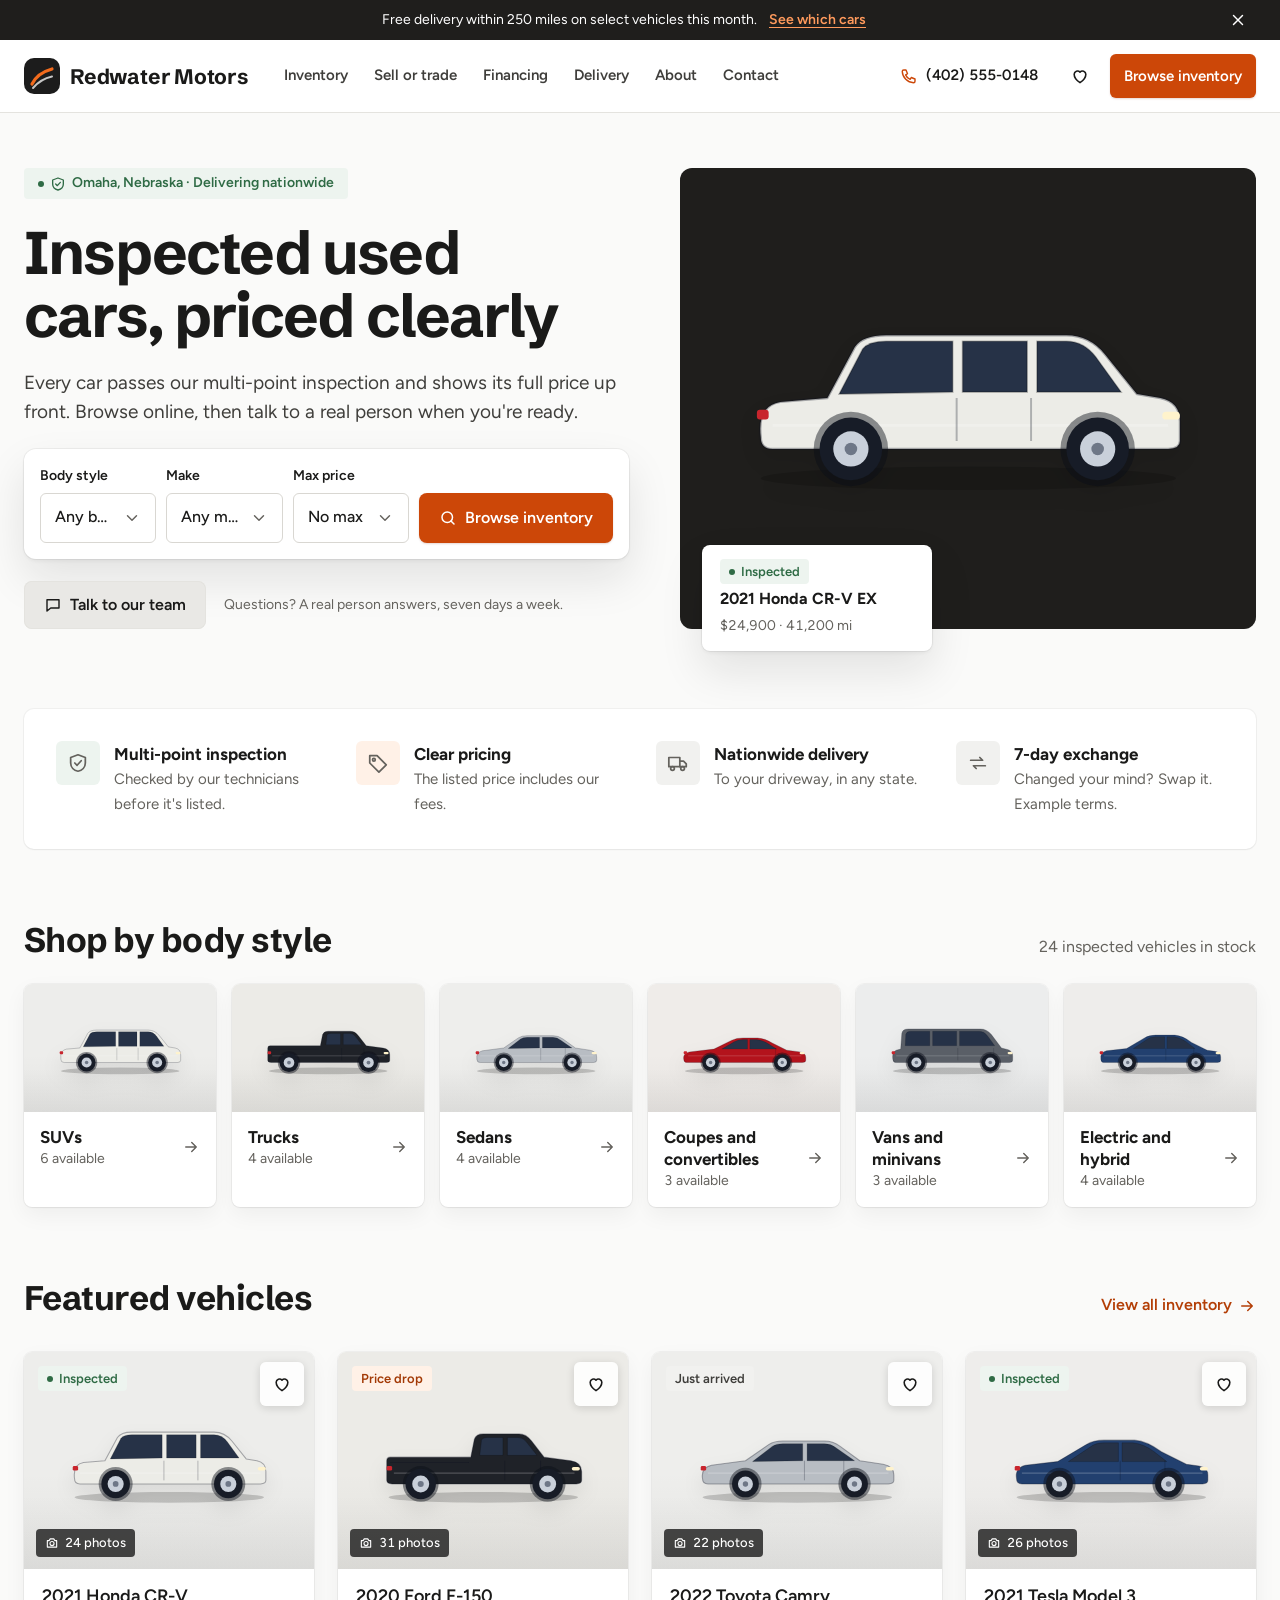
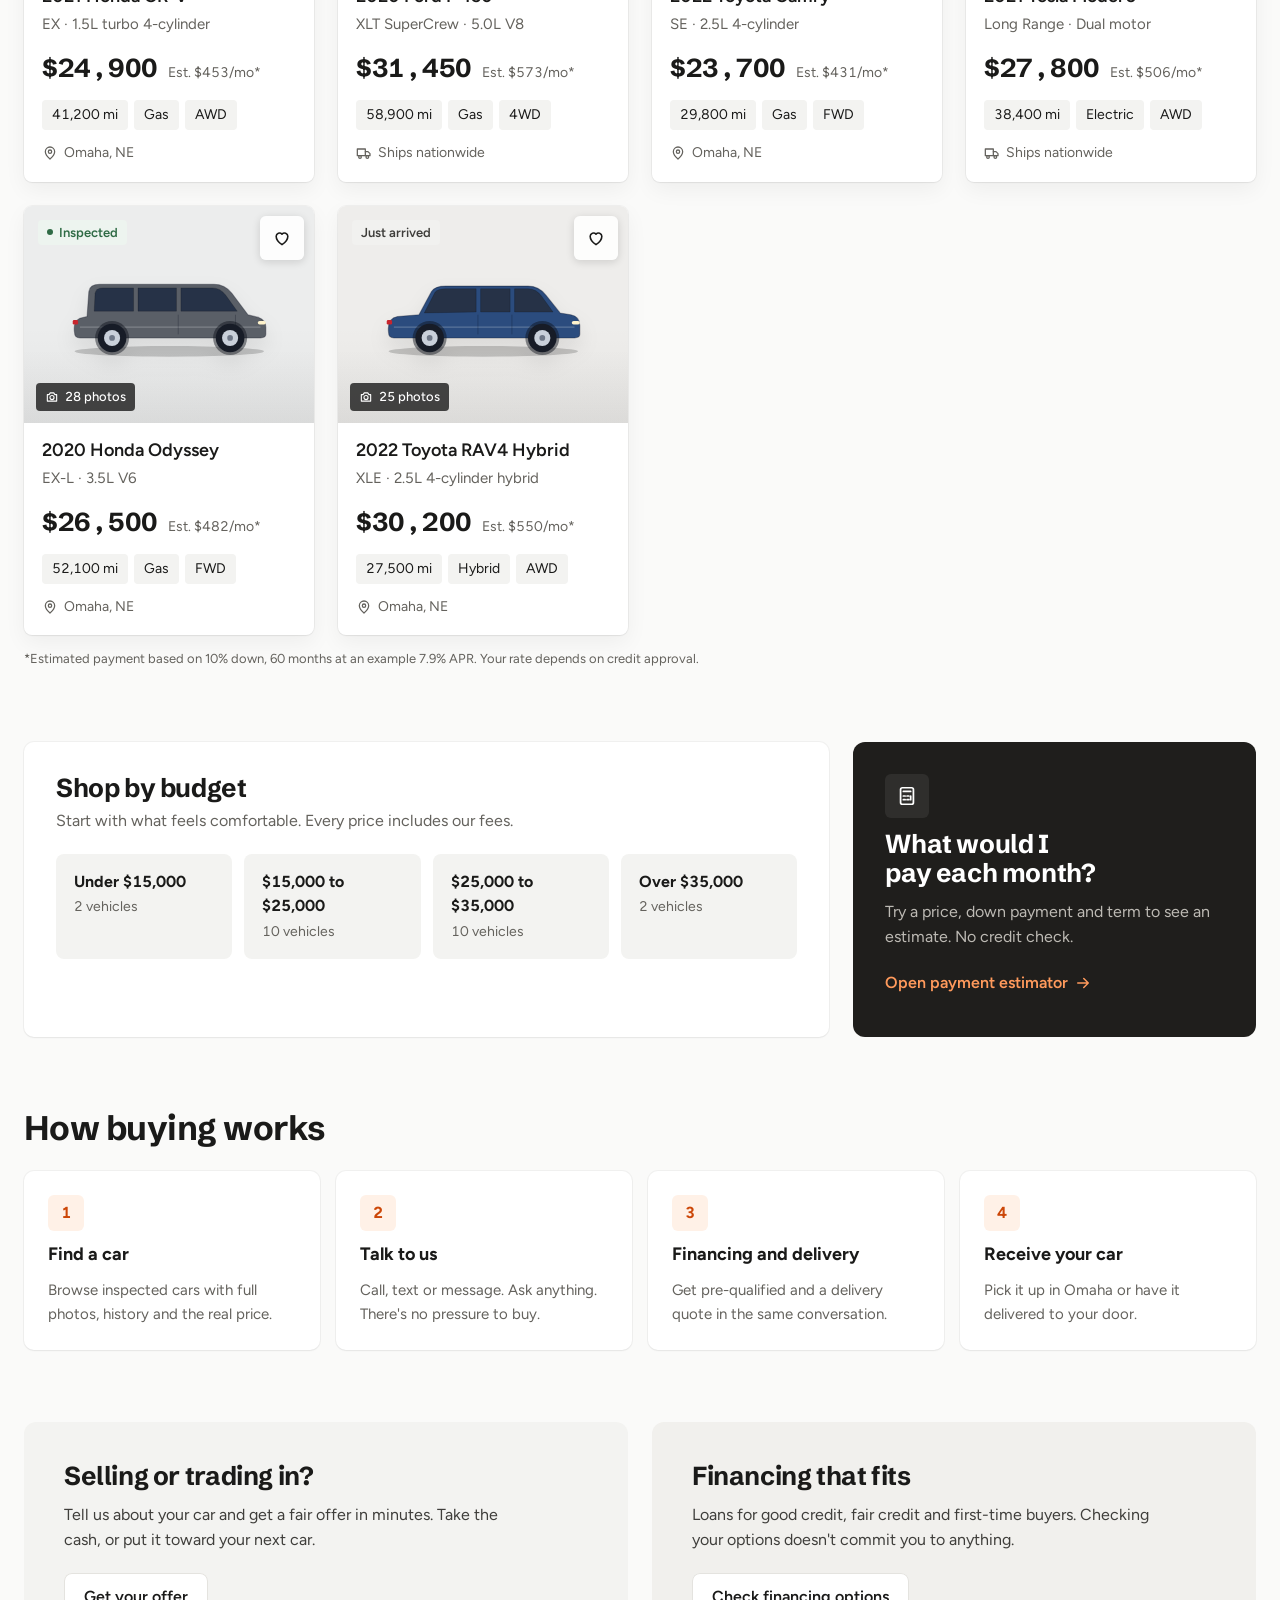
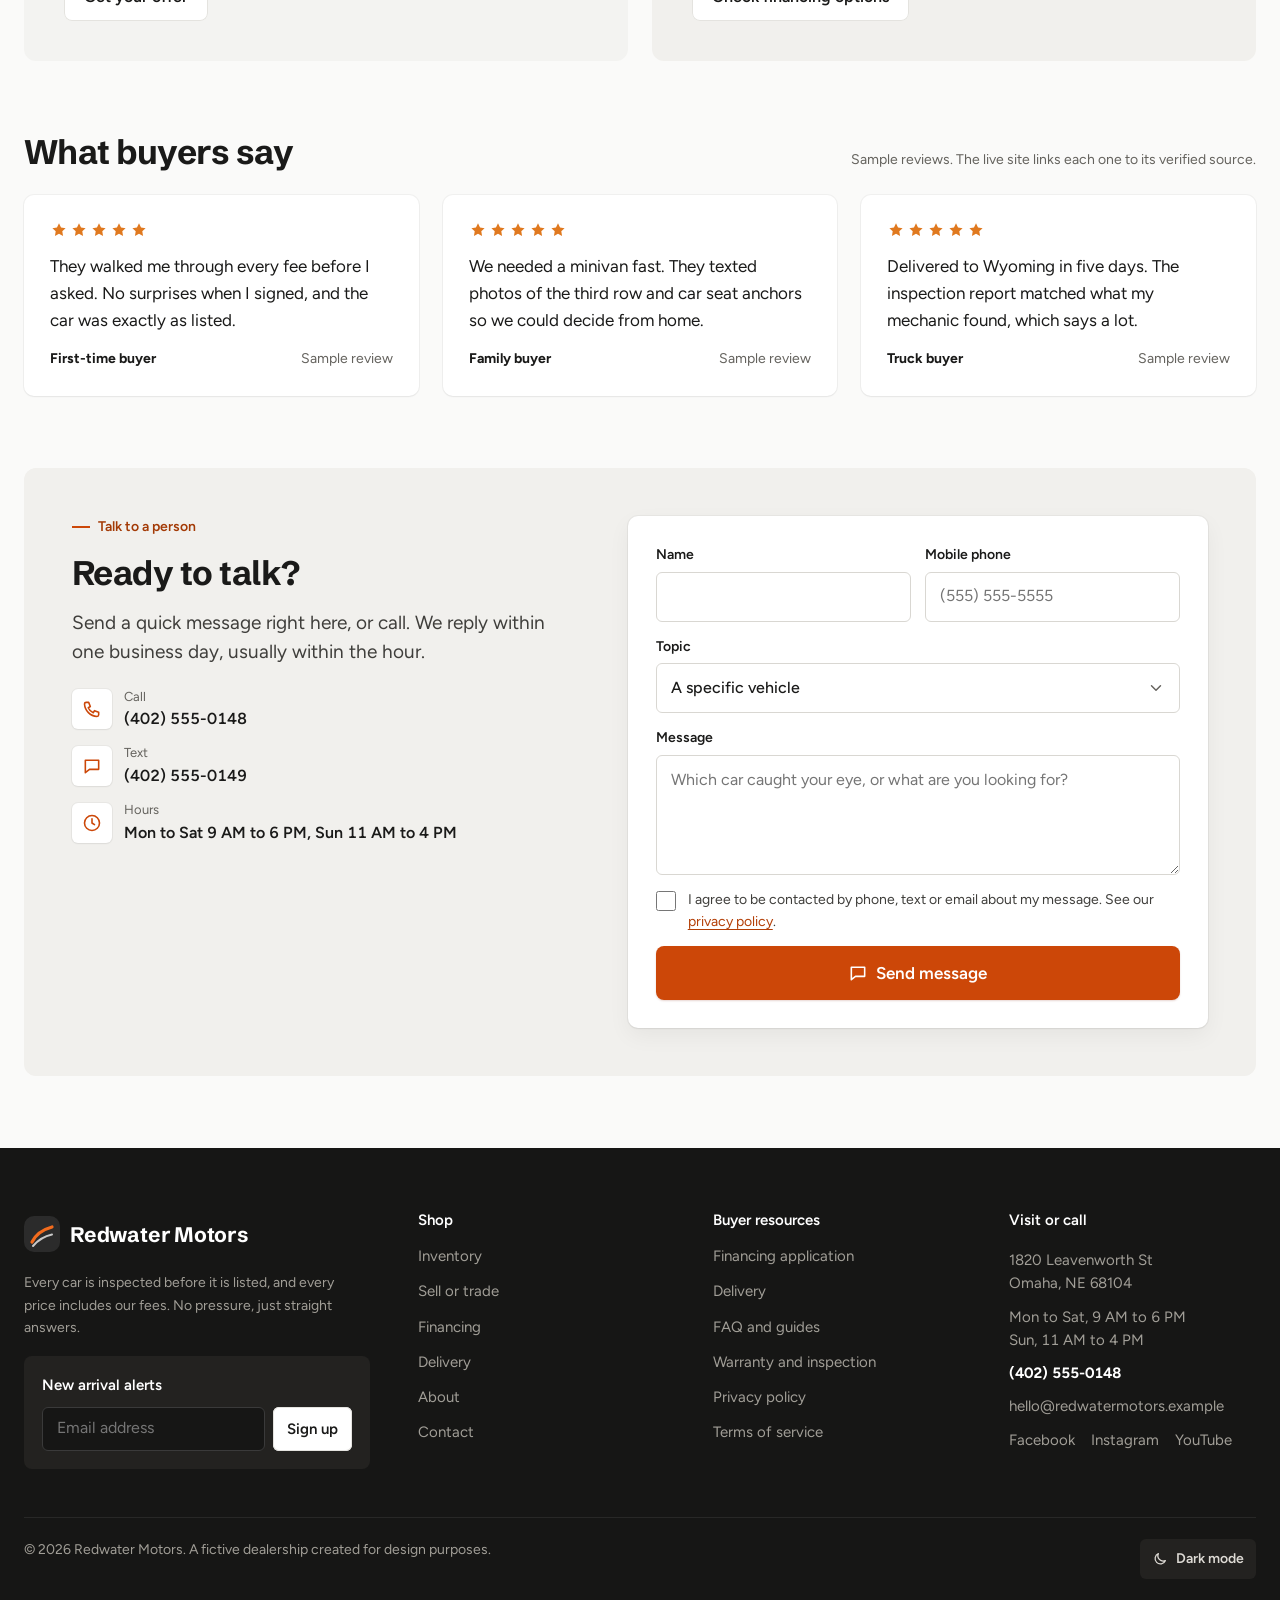
<file: index.html>
<!doctype html>
<html lang="en">
<head>
<meta charset="utf-8">
<meta name="viewport" content="width=device-width, initial-scale=1, viewport-fit=cover">
<title>Redwater Motors</title>
<meta name="description" content="Inspected used cars, trucks, SUVs and vans in Omaha, Nebraska, priced clearly and delivered nationwide.">
<link rel="preconnect" href="https://fonts.googleapis.com">
<link rel="preconnect" href="https://fonts.gstatic.com" crossorigin>
<link rel="stylesheet" href="https://fonts.googleapis.com/css2?family=Schibsted+Grotesk:wght@500;600;700;800&amp;family=Figtree:wght@400;500;600;700&amp;display=swap">
<link rel="stylesheet" href="style.css">
<script src="app.js" defer></script>
</head>
<body data-page="home" data-announce>
<div id="site-header"></div>

<main id="main">
  <section class="hero" aria-labelledby="hero-title">
    <div class="wrap hero-grid">
      <div class="hero-copy">
        <span class="badge b-ok" style="align-self:flex-start;padding:6px 14px;font-size:14px">
          <svg width="16" height="16" viewBox="0 0 24 24" fill="none" stroke="currentColor" stroke-width="2" stroke-linecap="round" stroke-linejoin="round" aria-hidden="true"><path d="M12 3l8 3v6c0 4.5-3.4 8-8 9-4.6-1-8-4.5-8-9V6z"/><path d="M8.5 12l2.5 2.5 4.5-5"/></svg>
          Omaha, Nebraska · Delivering nationwide
        </span>
        <h1 id="hero-title" class="display">Inspected used cars, priced clearly</h1>
        <p class="lead">Every car passes our multi-point inspection and shows its full price up front. Browse online, then talk to a real person when you're ready.</p>

        <form id="hero-search" class="card card-hero hero-search" role="search" aria-label="Find a car">
          <label class="field"><span class="small muted">Body style</span>
            <select class="input" id="hs-body">
              <option value="">Any body style</option>
              <option value="suv">SUVs</option>
              <option value="truck">Trucks</option>
              <option value="sedan">Sedans</option>
              <option value="coupe">Coupes and convertibles</option>
              <option value="van">Vans and minivans</option>
              <option value="electric">Electric and hybrid</option>
            </select>
          </label>
          <label class="field"><span class="small muted">Make</span>
            <select class="input" id="hs-make"><option value="">Any make</option></select>
          </label>
          <label class="field"><span class="small muted">Max price</span>
            <select class="input num" id="hs-max">
              <option value="">No max</option>
              <option value="15000">$15,000</option>
              <option value="20000">$20,000</option>
              <option value="25000">$25,000</option>
              <option value="30000">$30,000</option>
              <option value="35000">$35,000</option>
            </select>
          </label>
          <button class="btn btn-primary" type="submit" style="min-height:50px">
            <svg width="18" height="18" viewBox="0 0 24 24" fill="none" stroke="currentColor" stroke-width="2" stroke-linecap="round" aria-hidden="true"><circle cx="11" cy="11" r="7"/><path d="M20 20l-4-4"/></svg>
            Browse inventory
          </button>
        </form>

        <div class="hero-sub">
          <button type="button" class="btn btn-secondary" data-scroll="talk">
            <svg width="18" height="18" viewBox="0 0 24 24" fill="none" stroke="currentColor" stroke-width="1.9" stroke-linecap="round" stroke-linejoin="round" aria-hidden="true"><path d="M4 5h16v11H9l-5 4z"/></svg>
            Talk to our team
          </button>
          <span class="muted small">Questions? A real person answers, seven days a week.</span>
        </div>
      </div>

      <div class="hero-art">
        <div class="photo" id="hero-car" aria-hidden="true"></div>
        <a class="hero-float" href="vehicle.html#v1">
          <span class="badge b-ok" style="align-self:flex-start">Inspected</span>
          <strong>2021 Honda CR-V EX</strong>
          <span class="muted small num">$24,900 · 41,200 mi</span>
        </a>
      </div>
    </div>
  </section>

  <section class="sec" aria-label="Why buy from us">
    <div class="wrap">
      <div class="card card-pad trust">
        <div class="trust-item"><span class="icon-box ib-ok"><svg width="22" height="22" viewBox="0 0 24 24" fill="none" stroke="currentColor" stroke-width="1.9" stroke-linecap="round" stroke-linejoin="round" aria-hidden="true"><path d="M12 3l8 3v6c0 4.5-3.4 8-8 9-4.6-1-8-4.5-8-9V6z"/><path d="M8.5 12l2.5 2.5 4.5-5"/></svg></span><div><strong>Multi-point inspection</strong><span>Checked by our technicians before it's listed.</span></div></div>
        <div class="trust-item"><span class="icon-box ib-accent"><svg width="22" height="22" viewBox="0 0 24 24" fill="none" stroke="currentColor" stroke-width="1.9" stroke-linecap="round" stroke-linejoin="round" aria-hidden="true"><path d="M3 12V4h8l10 10-8 8z"/><circle cx="7.5" cy="8.5" r="1.5"/></svg></span><div><strong>Clear pricing</strong><span>The listed price includes our fees.</span></div></div>
        <div class="trust-item"><span class="icon-box ib-info"><svg width="22" height="22" viewBox="0 0 24 24" fill="none" stroke="currentColor" stroke-width="1.9" stroke-linecap="round" stroke-linejoin="round" aria-hidden="true"><path d="M2 6h12v10H2z"/><path d="M14 10h4l3 3v3h-7"/><circle cx="6" cy="18" r="2"/><circle cx="17" cy="18" r="2"/></svg></span><div><strong>Nationwide delivery</strong><span>To your driveway, in any state.</span></div></div>
        <div class="trust-item"><span class="icon-box ib-violet"><svg width="22" height="22" viewBox="0 0 24 24" fill="none" stroke="currentColor" stroke-width="1.9" stroke-linecap="round" stroke-linejoin="round" aria-hidden="true"><path d="M4 9h13l-3-3M20 15H7l3 3"/></svg></span><div><strong>7-day exchange</strong><span>Changed your mind? Swap it. Example terms.</span></div></div>
      </div>
    </div>
  </section>

  <section class="sec" aria-labelledby="body-title">
    <div class="wrap">
      <div class="sec-head row-between">
        <h2 id="body-title" class="h2">Shop by body style</h2>
        <span class="muted"><span data-total>24</span> inspected vehicles in stock</span>
      </div>
      <div class="grid swipe-row body-row" id="body-grid" style="grid-template-columns:repeat(auto-fill,minmax(min(100%,180px),1fr));gap:16px"></div>
    </div>
  </section>

  <section class="sec" aria-labelledby="featured-title">
    <div class="wrap">
      <div class="sec-head row-between">
        <h2 id="featured-title" class="h2">Featured vehicles</h2>
        <a class="link-arrow" href="inventory.html">View all inventory <svg width="18" height="18" viewBox="0 0 24 24" fill="none" stroke="currentColor" stroke-width="2" stroke-linecap="round" stroke-linejoin="round" aria-hidden="true"><path d="M5 12h14M13 6l6 6-6 6"/></svg></a>
      </div>
      <div class="grid g-cards swipe-row" id="featured"></div>
      <p class="muted tiny" style="margin-top:14px" data-est-note></p>
    </div>
  </section>

  <section class="sec" aria-labelledby="budget-title">
    <div class="wrap split">
      <div class="card card-pad">
        <h2 id="budget-title" class="h3">Shop by budget</h2>
        <p class="muted" style="margin:6px 0 20px">Start with what feels comfortable. Every price includes our fees.</p>
        <div class="budget-links">
          <a href="inventory.html#under-15000"><strong class="num">Under $15,000</strong><span class="muted small num" data-budget></span></a>
          <a href="inventory.html#15000-25000"><strong class="num">$15,000 to $25,000</strong><span class="muted small num" data-budget></span></a>
          <a href="inventory.html#25000-35000"><strong class="num">$25,000 to $35,000</strong><span class="muted small num" data-budget></span></a>
          <a href="inventory.html#over-35000"><strong class="num">Over $35,000</strong><span class="muted small num" data-budget></span></a>
        </div>
      </div>
      <div class="panel card-pad stack" style="gap:12px">
        <span class="icon-box" style="background:var(--panel-soft)"><svg width="22" height="22" viewBox="0 0 24 24" fill="none" stroke="currentColor" stroke-width="1.9" stroke-linecap="round" stroke-linejoin="round" aria-hidden="true"><rect x="5" y="3" width="14" height="18" rx="2"/><path d="M8 7h8M8 12h2M12 12h2M8 16h2M12 16h2M16 12v4"/></svg></span>
        <h3 class="h3">What would I pay each month?</h3>
        <p>Try a price, down payment and term to see an estimate. No credit check.</p>
        <a class="link-arrow" style="margin-top:auto;color:var(--panel-link)" href="financing.html#calculator">Open payment estimator <svg width="18" height="18" viewBox="0 0 24 24" fill="none" stroke="currentColor" stroke-width="2" stroke-linecap="round" stroke-linejoin="round" aria-hidden="true"><path d="M5 12h14M13 6l6 6-6 6"/></svg></a>
      </div>
    </div>
  </section>

  <section class="sec" aria-labelledby="how-title">
    <div class="wrap">
      <div class="sec-head"><h2 id="how-title" class="h2">How buying works</h2></div>
      <ol class="steps">
        <li><span class="num-dot">1</span><strong>Find a car</strong><span>Browse inspected cars with full photos, history and the real price.</span></li>
        <li><span class="num-dot">2</span><strong>Talk to us</strong><span>Call, text or message. Ask anything. There's no pressure to buy.</span></li>
        <li><span class="num-dot">3</span><strong>Financing and delivery</strong><span>Get pre-qualified and a delivery quote in the same conversation.</span></li>
        <li><span class="num-dot">4</span><strong>Receive your car</strong><span>Pick it up in Omaha or have it delivered to your door.</span></li>
      </ol>
    </div>
  </section>

  <section class="sec" aria-label="Sell or trade, and financing">
    <div class="wrap grid g-2" style="gap:24px">
      <div class="promo promo-green">
        <h2 class="h3">Selling or trading in?</h2>
        <p>Tell us about your car and get a fair offer in minutes. Take the cash, or put it toward your next car.</p>
        <a class="btn btn-light" href="sell.html" style="margin-top:8px">Get your offer</a>
      </div>
      <div class="promo promo-blue">
        <h2 class="h3">Financing that fits</h2>
        <p>Loans for good credit, fair credit and first-time buyers. Checking your options doesn't commit you to anything.</p>
        <a class="btn btn-light" href="financing.html" style="margin-top:8px">Check financing options</a>
      </div>
    </div>
  </section>

  <section class="sec" aria-labelledby="reviews-title">
    <div class="wrap">
      <div class="sec-head row-between">
        <h2 id="reviews-title" class="h2">What buyers say</h2>
        <span class="muted small">Sample reviews. The live site links each one to its verified source.</span>
      </div>
      <div class="grid g-3" style="gap:24px">
        <figure class="review">
          <div class="stars" role="img" aria-label="5 out of 5 stars"><svg width="18" height="18" viewBox="0 0 24 24" aria-hidden="true"><path d="M12 3l2.7 5.6 6.1.9-4.4 4.3 1 6.1L12 17l-5.4 2.9 1-6.1L3.2 9.5l6.1-.9z" fill="currentColor"/></svg><svg width="18" height="18" viewBox="0 0 24 24" aria-hidden="true"><path d="M12 3l2.7 5.6 6.1.9-4.4 4.3 1 6.1L12 17l-5.4 2.9 1-6.1L3.2 9.5l6.1-.9z" fill="currentColor"/></svg><svg width="18" height="18" viewBox="0 0 24 24" aria-hidden="true"><path d="M12 3l2.7 5.6 6.1.9-4.4 4.3 1 6.1L12 17l-5.4 2.9 1-6.1L3.2 9.5l6.1-.9z" fill="currentColor"/></svg><svg width="18" height="18" viewBox="0 0 24 24" aria-hidden="true"><path d="M12 3l2.7 5.6 6.1.9-4.4 4.3 1 6.1L12 17l-5.4 2.9 1-6.1L3.2 9.5l6.1-.9z" fill="currentColor"/></svg><svg width="18" height="18" viewBox="0 0 24 24" aria-hidden="true"><path d="M12 3l2.7 5.6 6.1.9-4.4 4.3 1 6.1L12 17l-5.4 2.9 1-6.1L3.2 9.5l6.1-.9z" fill="currentColor"/></svg></div>
          <blockquote>They walked me through every fee before I asked. No surprises when I signed, and the car was exactly as listed.</blockquote>
          <figcaption class="row-between small"><strong>First-time buyer</strong><span class="muted">Sample review</span></figcaption>
        </figure>
        <figure class="review">
          <div class="stars" role="img" aria-label="5 out of 5 stars"><svg width="18" height="18" viewBox="0 0 24 24" aria-hidden="true"><path d="M12 3l2.7 5.6 6.1.9-4.4 4.3 1 6.1L12 17l-5.4 2.9 1-6.1L3.2 9.5l6.1-.9z" fill="currentColor"/></svg><svg width="18" height="18" viewBox="0 0 24 24" aria-hidden="true"><path d="M12 3l2.7 5.6 6.1.9-4.4 4.3 1 6.1L12 17l-5.4 2.9 1-6.1L3.2 9.5l6.1-.9z" fill="currentColor"/></svg><svg width="18" height="18" viewBox="0 0 24 24" aria-hidden="true"><path d="M12 3l2.7 5.6 6.1.9-4.4 4.3 1 6.1L12 17l-5.4 2.9 1-6.1L3.2 9.5l6.1-.9z" fill="currentColor"/></svg><svg width="18" height="18" viewBox="0 0 24 24" aria-hidden="true"><path d="M12 3l2.7 5.6 6.1.9-4.4 4.3 1 6.1L12 17l-5.4 2.9 1-6.1L3.2 9.5l6.1-.9z" fill="currentColor"/></svg><svg width="18" height="18" viewBox="0 0 24 24" aria-hidden="true"><path d="M12 3l2.7 5.6 6.1.9-4.4 4.3 1 6.1L12 17l-5.4 2.9 1-6.1L3.2 9.5l6.1-.9z" fill="currentColor"/></svg></div>
          <blockquote>We needed a minivan fast. They texted photos of the third row and car seat anchors so we could decide from home.</blockquote>
          <figcaption class="row-between small"><strong>Family buyer</strong><span class="muted">Sample review</span></figcaption>
        </figure>
        <figure class="review">
          <div class="stars" role="img" aria-label="5 out of 5 stars"><svg width="18" height="18" viewBox="0 0 24 24" aria-hidden="true"><path d="M12 3l2.7 5.6 6.1.9-4.4 4.3 1 6.1L12 17l-5.4 2.9 1-6.1L3.2 9.5l6.1-.9z" fill="currentColor"/></svg><svg width="18" height="18" viewBox="0 0 24 24" aria-hidden="true"><path d="M12 3l2.7 5.6 6.1.9-4.4 4.3 1 6.1L12 17l-5.4 2.9 1-6.1L3.2 9.5l6.1-.9z" fill="currentColor"/></svg><svg width="18" height="18" viewBox="0 0 24 24" aria-hidden="true"><path d="M12 3l2.7 5.6 6.1.9-4.4 4.3 1 6.1L12 17l-5.4 2.9 1-6.1L3.2 9.5l6.1-.9z" fill="currentColor"/></svg><svg width="18" height="18" viewBox="0 0 24 24" aria-hidden="true"><path d="M12 3l2.7 5.6 6.1.9-4.4 4.3 1 6.1L12 17l-5.4 2.9 1-6.1L3.2 9.5l6.1-.9z" fill="currentColor"/></svg><svg width="18" height="18" viewBox="0 0 24 24" aria-hidden="true"><path d="M12 3l2.7 5.6 6.1.9-4.4 4.3 1 6.1L12 17l-5.4 2.9 1-6.1L3.2 9.5l6.1-.9z" fill="currentColor"/></svg></div>
          <blockquote>Delivered to Wyoming in five days. The inspection report matched what my mechanic found, which says a lot.</blockquote>
          <figcaption class="row-between small"><strong>Truck buyer</strong><span class="muted">Sample review</span></figcaption>
        </figure>
      </div>
    </div>
  </section>
</main>

<div id="site-footer"></div>
</body>
</html>
</file>
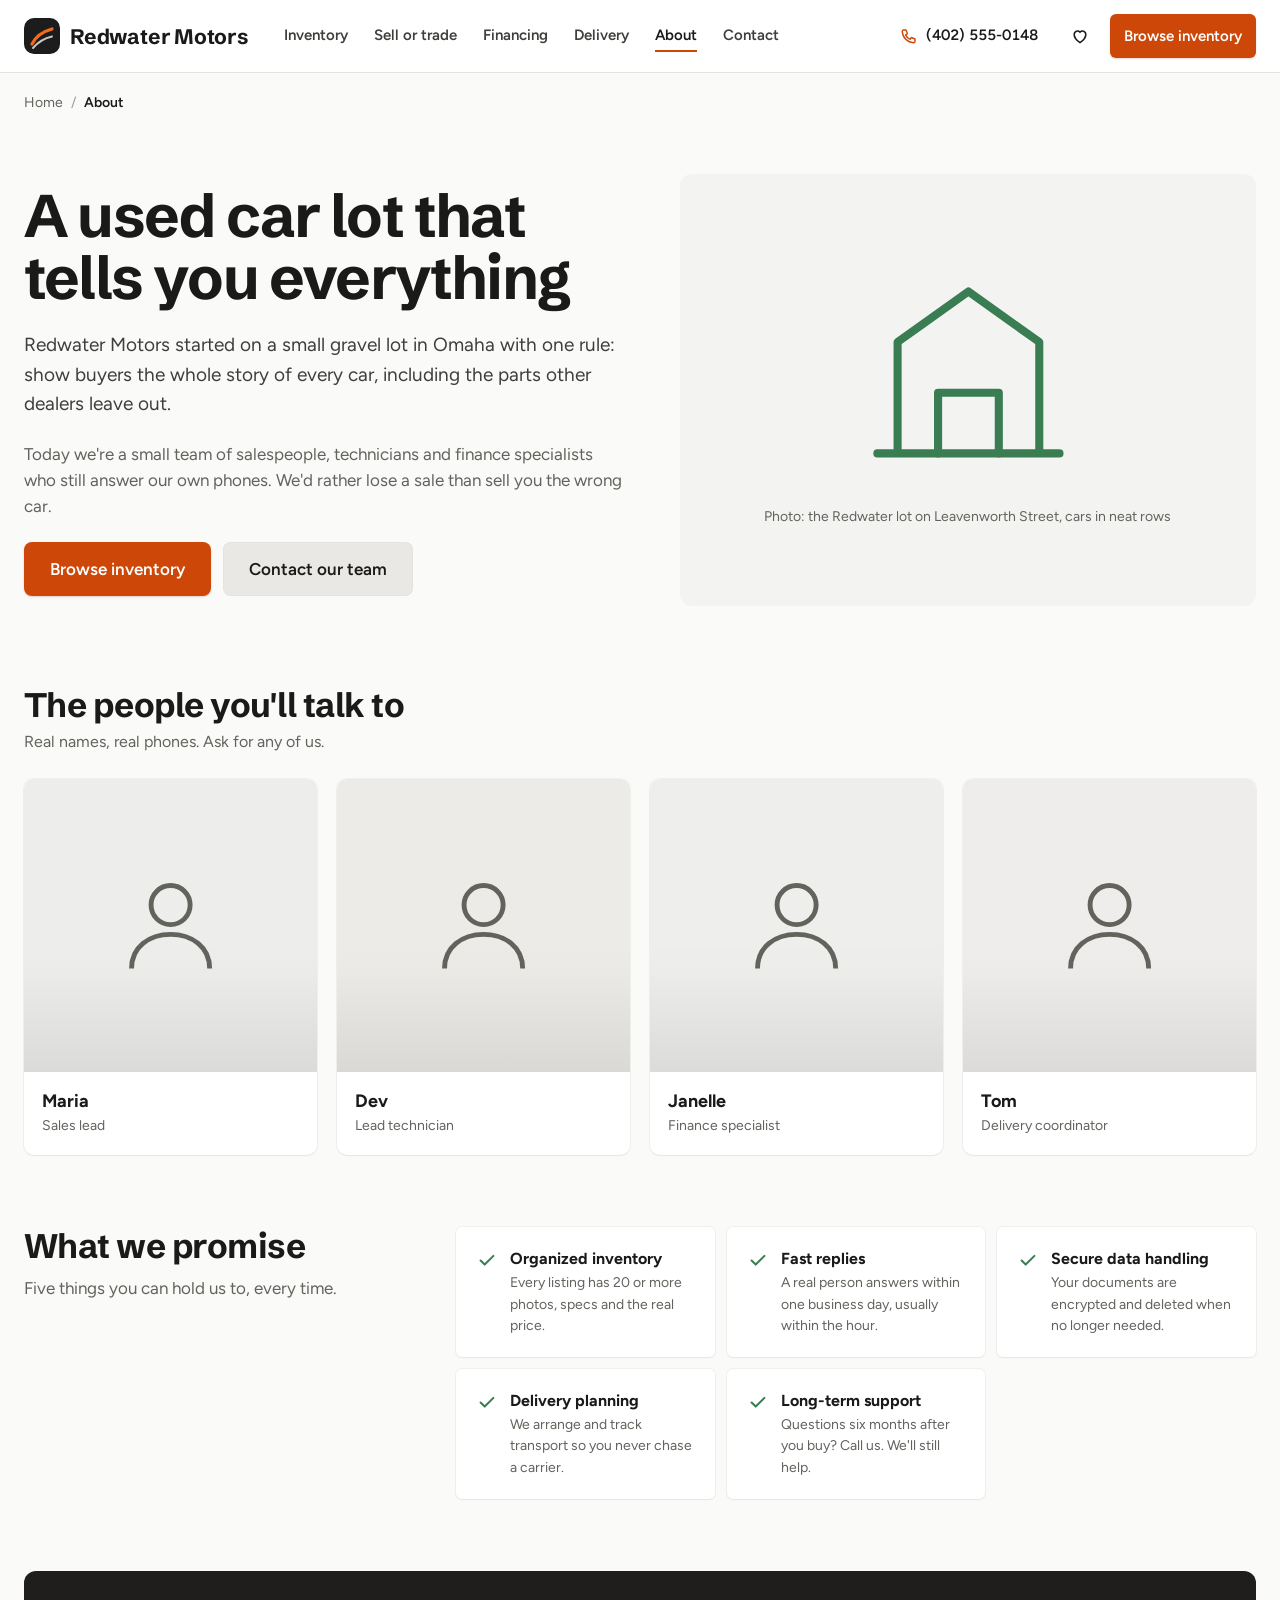
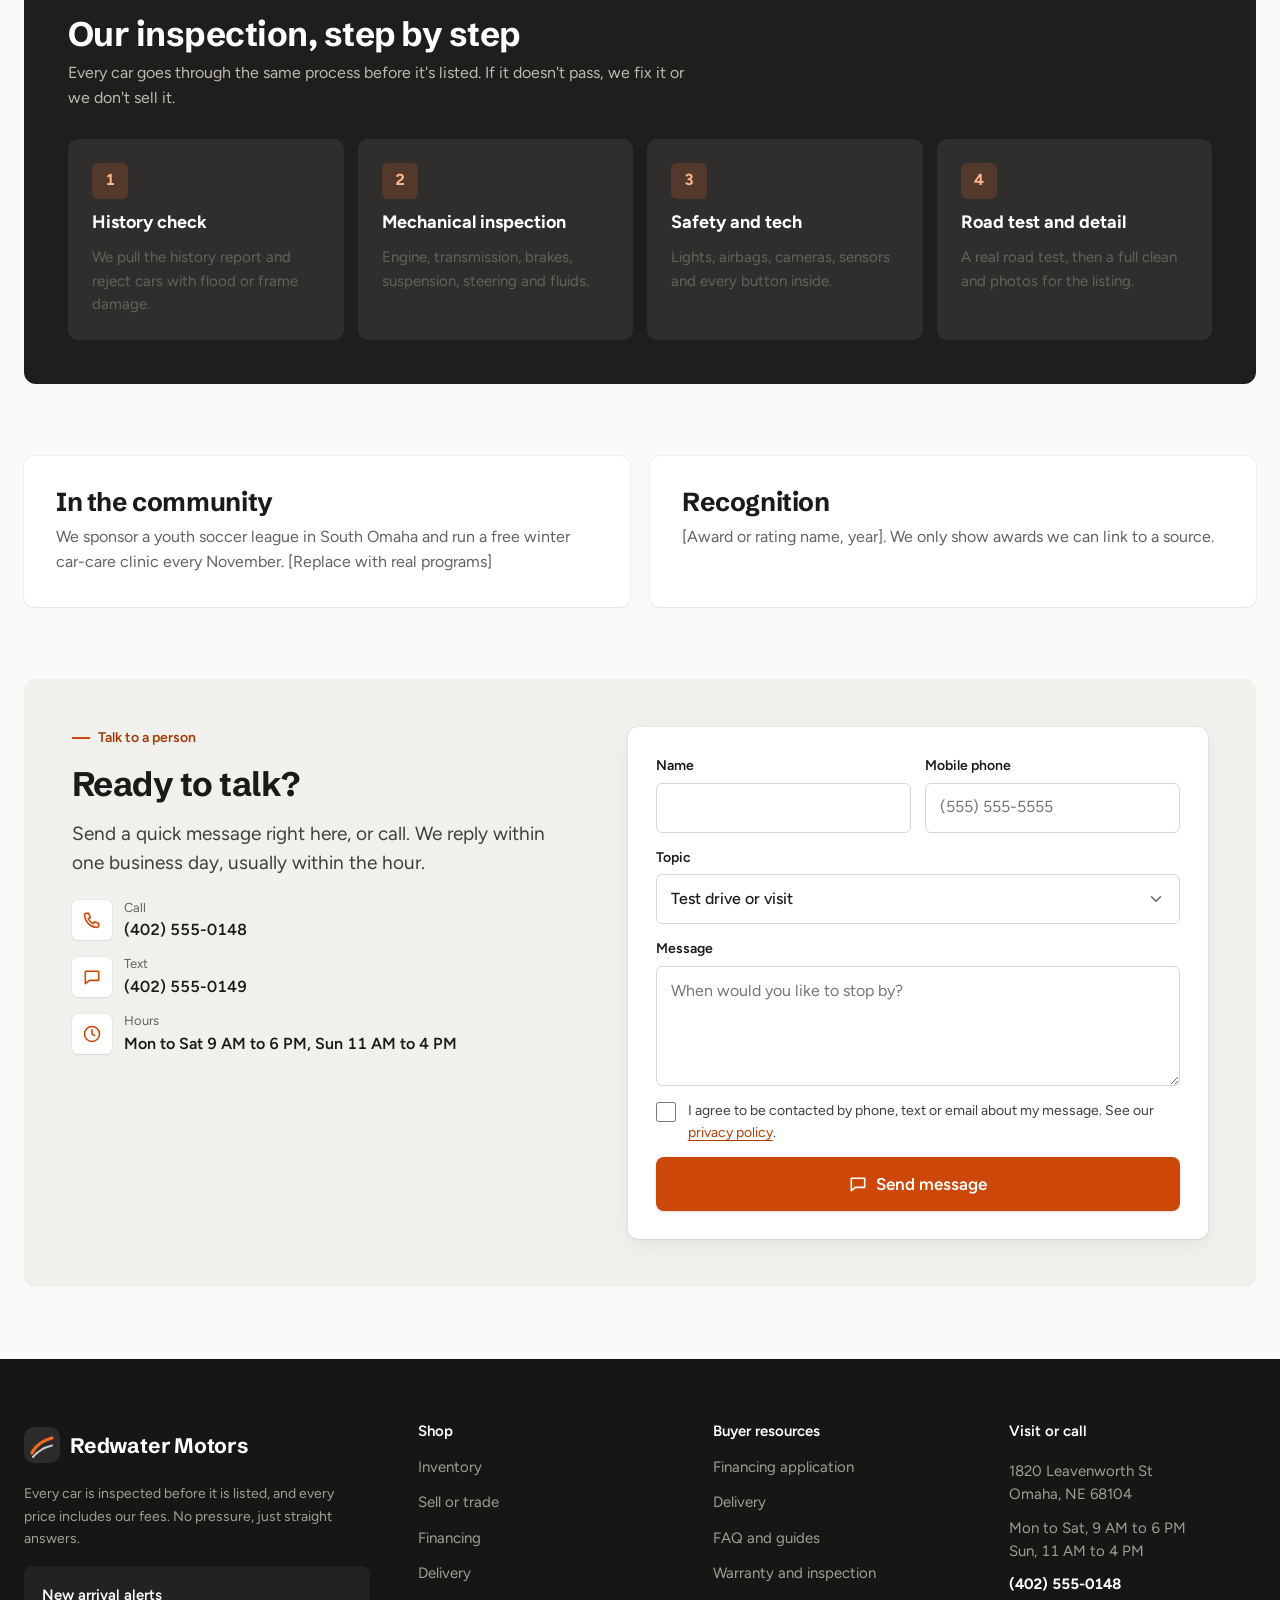
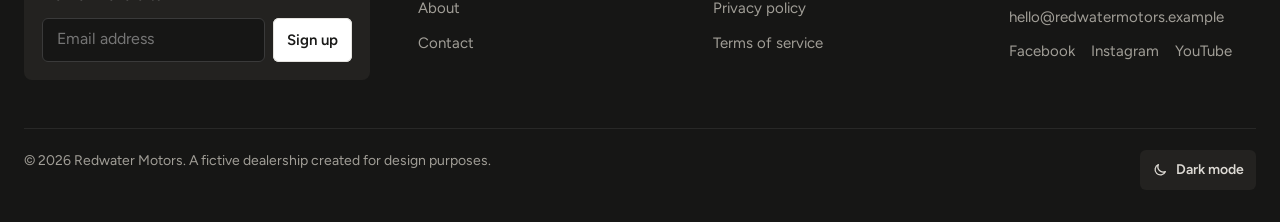
<file: about.html>
<!doctype html>
<html lang="en">
<head>
<meta charset="utf-8">
<meta name="viewport" content="width=device-width, initial-scale=1, viewport-fit=cover">
<title>About us · Redwater Motors</title>
<meta name="description" content="A small Omaha used car dealer that shows you the whole story of every car.">
<link rel="preconnect" href="https://fonts.googleapis.com">
<link rel="preconnect" href="https://fonts.gstatic.com" crossorigin>
<link rel="stylesheet" href="https://fonts.googleapis.com/css2?family=Schibsted+Grotesk:wght@500;600;700;800&amp;family=Figtree:wght@400;500;600;700&amp;display=swap">
<link rel="stylesheet" href="style.css">
<script src="app.js" defer></script>
</head>
<body data-page="about">
<div id="site-header"></div>

<main id="main">
  <div class="wrap">
    <nav class="crumbs" aria-label="Breadcrumb"><a href="index.html">Home</a><span class="sep" aria-hidden="true">/</span><span aria-current="page">About</span></nav>
  </div>
  <section class="hero" aria-labelledby="about-title">
    <div class="wrap hero-grid">
      <div class="hero-copy">
        <h1 id="about-title" class="display">A used car lot that tells you everything</h1>
        <p class="lead">Redwater Motors started on a small gravel lot in Omaha with one rule: show buyers the whole story of every car, including the parts other dealers leave out.</p>
        <p class="muted" style="font-size:17px;max-width:58ch">Today we're a small team of salespeople, technicians and finance specialists who still answer our own phones. We'd rather lose a sale than sell you the wrong car.</p>
        <div class="cta-actions"><a class="btn btn-primary btn-lg" href="inventory.html">Browse inventory</a><button type="button" class="btn btn-secondary btn-lg" data-scroll="talk">Contact our team</button></div>
      </div>
      <div class="hero-art">
        <div class="photo" style="aspect-ratio:4/3;background:var(--band-green);border-radius:var(--r-xl);flex-direction:column;gap:12px;padding:24px">
          <svg width="46%" viewBox="0 0 24 24" fill="none" stroke="var(--ok-icon)" stroke-width="0.8" stroke-linecap="round" stroke-linejoin="round" aria-hidden="true"><path d="M3 20h18M5 20V9l7-5 7 5v11"/><path d="M9 20v-6h6v6"/></svg>
          <span class="muted small" style="text-align:center;position:relative;z-index:1">Photo: the Redwater lot on Leavenworth Street, cars in neat rows</span>
        </div>
      </div>
    </div>
  </section>

  <section class="sec" aria-labelledby="team-title">
    <div class="wrap">
      <div class="sec-head"><h2 id="team-title" class="h2">The people you'll talk to</h2><p class="muted">Real names, real phones. Ask for any of us.</p></div>
      <div class="grid g-4">
        <figure class="card" style="margin:0;overflow:hidden"><div class="photo tone-suv" style="aspect-ratio:1/1"><svg width="40%" viewBox="0 0 24 24" fill="none" stroke="var(--muted)" stroke-width="1" aria-hidden="true"><circle cx="12" cy="8" r="4"/><path d="M4 21c0-4.4 3.6-7 8-7s8 2.6 8 7"/></svg></div><figcaption style="padding:16px 18px 18px"><strong style="font-size:18px">Maria</strong><div class="muted small">Sales lead</div></figcaption></figure>
        <figure class="card" style="margin:0;overflow:hidden"><div class="photo tone-truck" style="aspect-ratio:1/1"><svg width="40%" viewBox="0 0 24 24" fill="none" stroke="var(--muted)" stroke-width="1" aria-hidden="true"><circle cx="12" cy="8" r="4"/><path d="M4 21c0-4.4 3.6-7 8-7s8 2.6 8 7"/></svg></div><figcaption style="padding:16px 18px 18px"><strong style="font-size:18px">Dev</strong><div class="muted small">Lead technician</div></figcaption></figure>
        <figure class="card" style="margin:0;overflow:hidden"><div class="photo tone-sedan" style="aspect-ratio:1/1"><svg width="40%" viewBox="0 0 24 24" fill="none" stroke="var(--muted)" stroke-width="1" aria-hidden="true"><circle cx="12" cy="8" r="4"/><path d="M4 21c0-4.4 3.6-7 8-7s8 2.6 8 7"/></svg></div><figcaption style="padding:16px 18px 18px"><strong style="font-size:18px">Janelle</strong><div class="muted small">Finance specialist</div></figcaption></figure>
        <figure class="card" style="margin:0;overflow:hidden"><div class="photo tone-electric" style="aspect-ratio:1/1"><svg width="40%" viewBox="0 0 24 24" fill="none" stroke="var(--muted)" stroke-width="1" aria-hidden="true"><circle cx="12" cy="8" r="4"/><path d="M4 21c0-4.4 3.6-7 8-7s8 2.6 8 7"/></svg></div><figcaption style="padding:16px 18px 18px"><strong style="font-size:18px">Tom</strong><div class="muted small">Delivery coordinator</div></figcaption></figure>
      </div>
    </div>
  </section>

  <section class="sec" aria-labelledby="promise-title">
    <div class="wrap split split-12">
      <div class="stack" style="gap:10px"><h2 id="promise-title" class="h2">What we promise</h2><p class="muted" style="font-size:17px">Five things you can hold us to, every time.</p></div>
      <ul class="insp-list" style="gap:12px">
        <li class="card" style="padding:20px;background:var(--surface)"><svg width="22" height="22" viewBox="0 0 24 24" fill="none" stroke="currentColor" stroke-width="2.2" stroke-linecap="round" stroke-linejoin="round" aria-hidden="true"><path d="M5 12.5l4.5 4.5L19 7.5"/></svg><span><strong>Organized inventory</strong><small>Every listing has 20 or more photos, specs and the real price.</small></span></li>
        <li class="card" style="padding:20px;background:var(--surface)"><svg width="22" height="22" viewBox="0 0 24 24" fill="none" stroke="currentColor" stroke-width="2.2" stroke-linecap="round" stroke-linejoin="round" aria-hidden="true"><path d="M5 12.5l4.5 4.5L19 7.5"/></svg><span><strong>Fast replies</strong><small>A real person answers within one business day, usually within the hour.</small></span></li>
        <li class="card" style="padding:20px;background:var(--surface)"><svg width="22" height="22" viewBox="0 0 24 24" fill="none" stroke="currentColor" stroke-width="2.2" stroke-linecap="round" stroke-linejoin="round" aria-hidden="true"><path d="M5 12.5l4.5 4.5L19 7.5"/></svg><span><strong>Secure data handling</strong><small>Your documents are encrypted and deleted when no longer needed.</small></span></li>
        <li class="card" style="padding:20px;background:var(--surface)"><svg width="22" height="22" viewBox="0 0 24 24" fill="none" stroke="currentColor" stroke-width="2.2" stroke-linecap="round" stroke-linejoin="round" aria-hidden="true"><path d="M5 12.5l4.5 4.5L19 7.5"/></svg><span><strong>Delivery planning</strong><small>We arrange and track transport so you never chase a carrier.</small></span></li>
        <li class="card" style="padding:20px;background:var(--surface)"><svg width="22" height="22" viewBox="0 0 24 24" fill="none" stroke="currentColor" stroke-width="2.2" stroke-linecap="round" stroke-linejoin="round" aria-hidden="true"><path d="M5 12.5l4.5 4.5L19 7.5"/></svg><span><strong>Long-term support</strong><small>Questions six months after you buy? Call us. We'll still help.</small></span></li>
      </ul>
    </div>
  </section>

  <section class="sec" aria-labelledby="insp-process">
    <div class="wrap">
      <div class="panel card-pad" style="padding:clamp(28px,4vw,44px)">
        <h2 id="insp-process" class="h2" style="margin-bottom:8px">Our inspection, step by step</h2>
        <p style="max-width:62ch;margin-bottom:28px">Every car goes through the same process before it's listed. If it doesn't pass, we fix it or we don't sell it.</p>
        <ol class="steps" style="gap:14px">
          <li style="background:var(--panel-soft);box-shadow:none"><span class="num-dot" style="background:rgba(240,106,42,0.18);color:#FFB48A">1</span><strong style="color:var(--panel-ink)">History check</strong><span>We pull the history report and reject cars with flood or frame damage.</span></li>
          <li style="background:var(--panel-soft);box-shadow:none"><span class="num-dot" style="background:rgba(240,106,42,0.18);color:#FFB48A">2</span><strong style="color:var(--panel-ink)">Mechanical inspection</strong><span>Engine, transmission, brakes, suspension, steering and fluids.</span></li>
          <li style="background:var(--panel-soft);box-shadow:none"><span class="num-dot" style="background:rgba(240,106,42,0.18);color:#FFB48A">3</span><strong style="color:var(--panel-ink)">Safety and tech</strong><span>Lights, airbags, cameras, sensors and every button inside.</span></li>
          <li style="background:var(--panel-soft);box-shadow:none"><span class="num-dot" style="background:rgba(240,106,42,0.18);color:#FFB48A">4</span><strong style="color:var(--panel-ink)">Road test and detail</strong><span>A real road test, then a full clean and photos for the listing.</span></li>
        </ol>
      </div>
    </div>
  </section>

  <section class="sec" aria-label="Community and recognition">
    <div class="wrap grid g-2" style="gap:20px">
      <div class="card card-pad stack" style="gap:8px"><h2 class="h3">In the community</h2><p class="muted">We sponsor a youth soccer league in South Omaha and run a free winter car-care clinic every November. [Replace with real programs]</p></div>
      <div class="card card-pad stack" style="gap:8px"><h2 class="h3">Recognition</h2><p class="muted">[Award or rating name, year]. We only show awards we can link to a source.</p></div>
    </div>
  </section>
</main>

<div id="site-footer"></div>
</body>
</html>
</file>
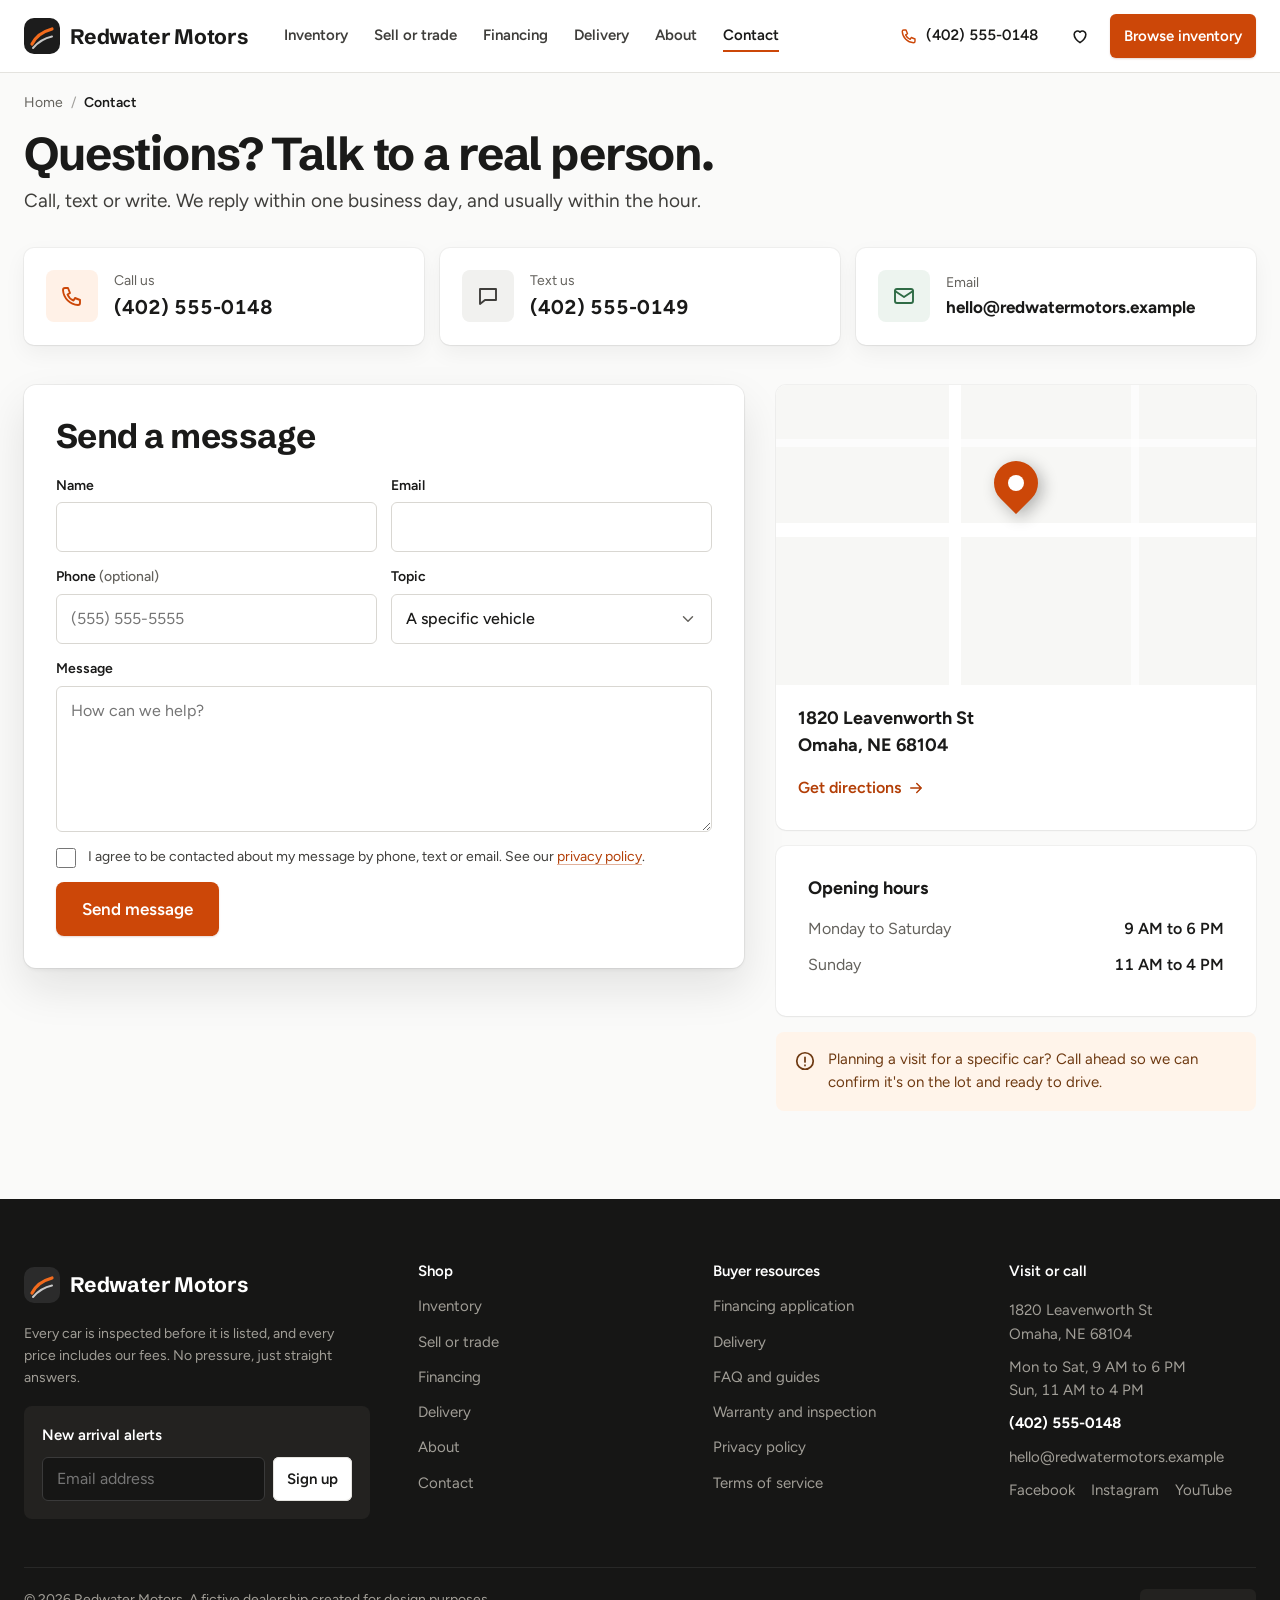
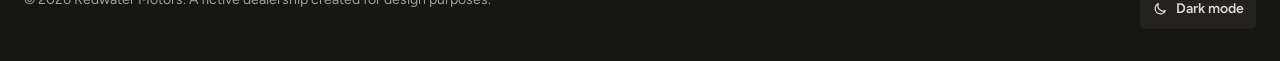
<file: contact.html>
<!doctype html>
<html lang="en">
<head>
<meta charset="utf-8">
<meta name="viewport" content="width=device-width, initial-scale=1, viewport-fit=cover">
<title>Contact · Redwater Motors</title>
<meta name="description" content="Call, text or message Redwater Motors in Omaha. We reply within one business day.">
<link rel="preconnect" href="https://fonts.googleapis.com">
<link rel="preconnect" href="https://fonts.gstatic.com" crossorigin>
<link rel="stylesheet" href="https://fonts.googleapis.com/css2?family=Schibsted+Grotesk:wght@500;600;700;800&amp;family=Figtree:wght@400;500;600;700&amp;display=swap">
<link rel="stylesheet" href="style.css">
<script src="app.js" defer></script>
</head>
<body data-page="contact" data-no-cta>
<div id="site-header"></div>

<main id="main" class="sec-last">
  <div class="wrap">
    <nav class="crumbs" aria-label="Breadcrumb"><a href="index.html">Home</a><span class="sep" aria-hidden="true">/</span><span aria-current="page">Contact</span></nav>
    <h1 class="h1" style="margin-top:12px">Questions? Talk to a real person.</h1>
    <p class="lead" style="margin:8px 0 32px">Call, text or write. We reply within one business day, and usually within the hour.</p>

    <div class="grid g-3" style="gap:16px;margin-bottom:40px">
      <a class="card card-raised" href="tel:+14025550148" style="display:flex;gap:16px;align-items:center;padding:22px;text-decoration:none;color:var(--ink)"><span class="icon-box ib-accent" style="width:52px;height:52px;border-radius:8px"><svg width="24" height="24" viewBox="0 0 24 24" fill="none" stroke="currentColor" stroke-width="1.9" stroke-linecap="round" stroke-linejoin="round" aria-hidden="true"><path d="M5 4h3l2 5-2.5 1.5a11 11 0 0 0 6 6L15 14l5 2v3a2 2 0 0 1-2 2A16 16 0 0 1 3 6a2 2 0 0 1 2-2z"/></svg></span><span><span class="muted small" style="display:block">Call us</span><strong class="num" style="font-size:20px">(402) 555-0148</strong></span></a>
      <a class="card card-raised" href="sms:+14025550149" style="display:flex;gap:16px;align-items:center;padding:22px;text-decoration:none;color:var(--ink)"><span class="icon-box ib-info" style="width:52px;height:52px;border-radius:8px"><svg width="24" height="24" viewBox="0 0 24 24" fill="none" stroke="currentColor" stroke-width="1.9" stroke-linecap="round" stroke-linejoin="round" aria-hidden="true"><path d="M4 5h16v11H9l-5 4z"/></svg></span><span><span class="muted small" style="display:block">Text us</span><strong class="num" style="font-size:20px">(402) 555-0149</strong></span></a>
      <a class="card card-raised" href="mailto:hello@redwatermotors.example" style="display:flex;gap:16px;align-items:center;padding:22px;text-decoration:none;color:var(--ink);min-width:0"><span class="icon-box ib-ok" style="width:52px;height:52px;border-radius:8px"><svg width="24" height="24" viewBox="0 0 24 24" fill="none" stroke="currentColor" stroke-width="1.9" stroke-linecap="round" stroke-linejoin="round" aria-hidden="true"><rect x="3" y="5" width="18" height="14" rx="2"/><path d="M3 7l9 6 9-6"/></svg></span><span style="min-width:0"><span class="muted small" style="display:block">Email</span><strong style="font-size:17px;overflow-wrap:anywhere">hello@redwatermotors.example</strong></span></a>
    </div>

    <div class="split split-32" style="align-items:start">
      <section class="card card-hero card-pad" id="car-search" aria-labelledby="form-title">
        <form id="contact-form" data-fake="contact-ok">
          <h2 id="form-title" class="h2" style="margin-bottom:20px">Send a message</h2>
          <div class="form-grid">
            <label class="field"><span>Name</span><input class="input" id="c-name" name="name" autocomplete="name" required></label>
            <label class="field"><span>Email</span><input class="input" id="c-email" type="email" autocomplete="email" required></label>
            <label class="field"><span>Phone <span class="opt">(optional)</span></span><input class="input" id="c-phone" type="tel" autocomplete="tel" placeholder="(555) 555-5555"></label>
            <label class="field"><span>Topic</span><select class="input" id="c-topic"><option>A specific vehicle</option><option>Find a car for me</option><option>Financing</option><option>Selling or trading in</option><option>Delivery</option><option>Test drive or visit</option><option>Something else</option></select></label>
            <label class="field span-all"><span>Message</span><textarea class="input" id="c-msg" rows="5" placeholder="How can we help?" required></textarea></label>
            <label class="check span-all"><input type="checkbox" id="c-consent" required><span>I agree to be contacted about my message by phone, text or email. See our <a href="privacy.html">privacy policy</a>.</span></label>
            <div class="span-all"><button class="btn btn-primary btn-lg" type="submit">Send message</button></div>
          </div>
        </form>
        <div id="contact-ok" class="success" hidden>
          <span class="success-icon"><svg width="28" height="28" viewBox="0 0 24 24" fill="none" stroke="currentColor" stroke-width="2.2" stroke-linecap="round" stroke-linejoin="round" aria-hidden="true"><path d="M5 12.5l4.5 4.5L19 7.5"/></svg></span>
          <h2 class="h3">Thanks<span data-echo="name"></span>, your message is with us</h2>
          <p class="muted">Someone from our team will reply within one business day. If it's urgent, call (402) 555-0148.</p>
          <button type="button" class="btn btn-secondary" data-reset="contact-form">Send another message</button>
        </div>
      </section>

      <aside class="stack" style="gap:16px" aria-label="Visit us">
        <div class="card" style="overflow:hidden">
          <div class="map" role="img" aria-label="Map showing 1820 Leavenworth St, Omaha">
            <i style="left:0;right:0;top:46%;height:14px"></i><i style="top:0;bottom:0;left:36%;width:12px"></i><i style="top:0;bottom:0;left:74%;width:8px;opacity:.7"></i><i style="left:0;right:0;top:18%;height:8px;opacity:.7"></i>
            <span class="pin"></span>
          </div>
          <div class="stack" style="padding:20px 22px;gap:6px">
            <strong style="font-size:18px">1820 Leavenworth St<br>Omaha, NE 68104</strong>
            <a class="link-arrow" href="https://www.google.com/maps/search/?api=1&amp;query=Leavenworth+St+Omaha+NE+68104" rel="noopener">Get directions <svg width="18" height="18" viewBox="0 0 24 24" fill="none" stroke="currentColor" stroke-width="2" stroke-linecap="round" stroke-linejoin="round" aria-hidden="true"><path d="M5 12h14M13 6l6 6-6 6"/></svg></a>
          </div>
        </div>
        <div class="card card-pad">
          <h2 class="h4" style="margin-bottom:12px">Opening hours</h2>
          <dl class="breakdown num"><div style="padding:6px 0"><dt class="muted">Monday to Saturday</dt><dd>9 AM to 6 PM</dd></div><div style="padding:6px 0"><dt class="muted">Sunday</dt><dd>11 AM to 4 PM</dd></div></dl>
        </div>
        <div class="notice notice-warn"><svg width="22" height="22" viewBox="0 0 24 24" fill="none" stroke="currentColor" stroke-width="1.9" stroke-linecap="round" stroke-linejoin="round" aria-hidden="true"><circle cx="12" cy="12" r="9"/><path d="M12 8v5M12 16.5v.5"/></svg><span>Planning a visit for a specific car? Call ahead so we can confirm it's on the lot and ready to drive.</span></div>
      </aside>
    </div>
  </div>
</main>

<div id="site-footer"></div>
</body>
</html>
</file>
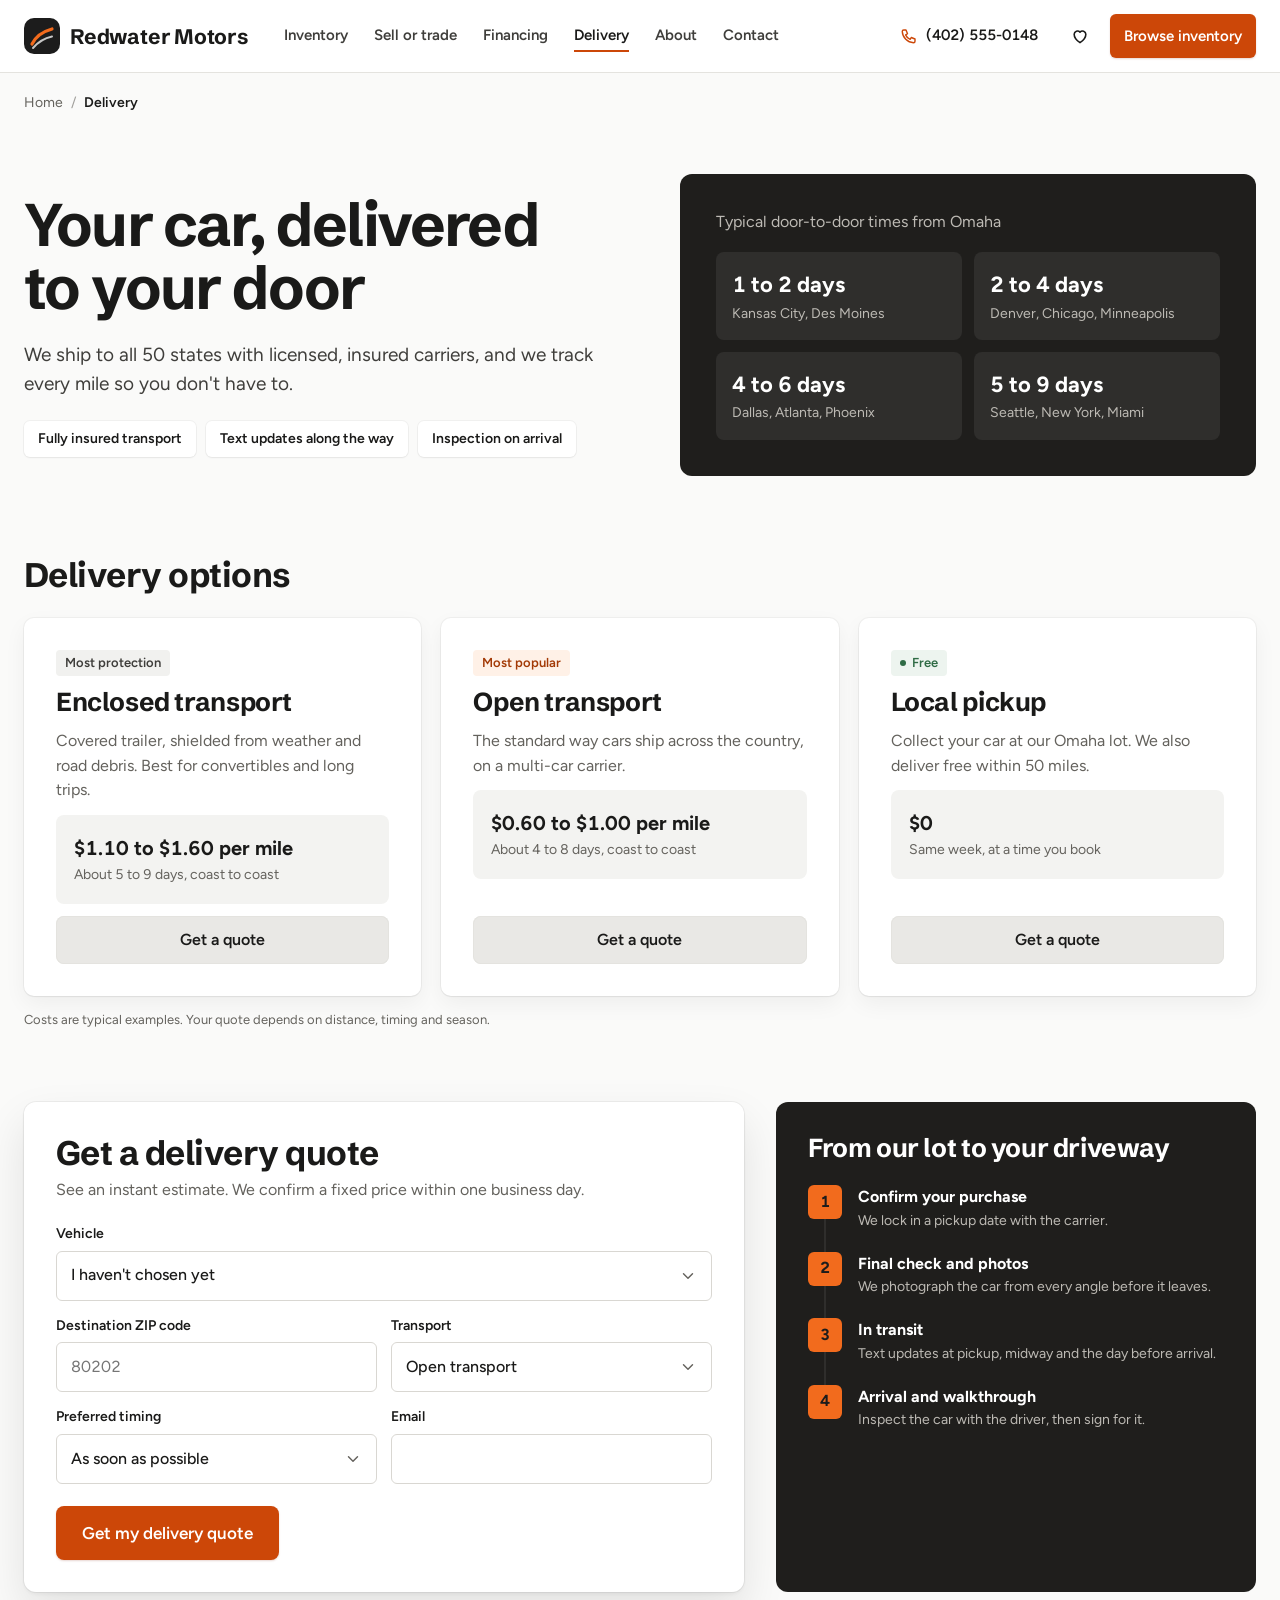
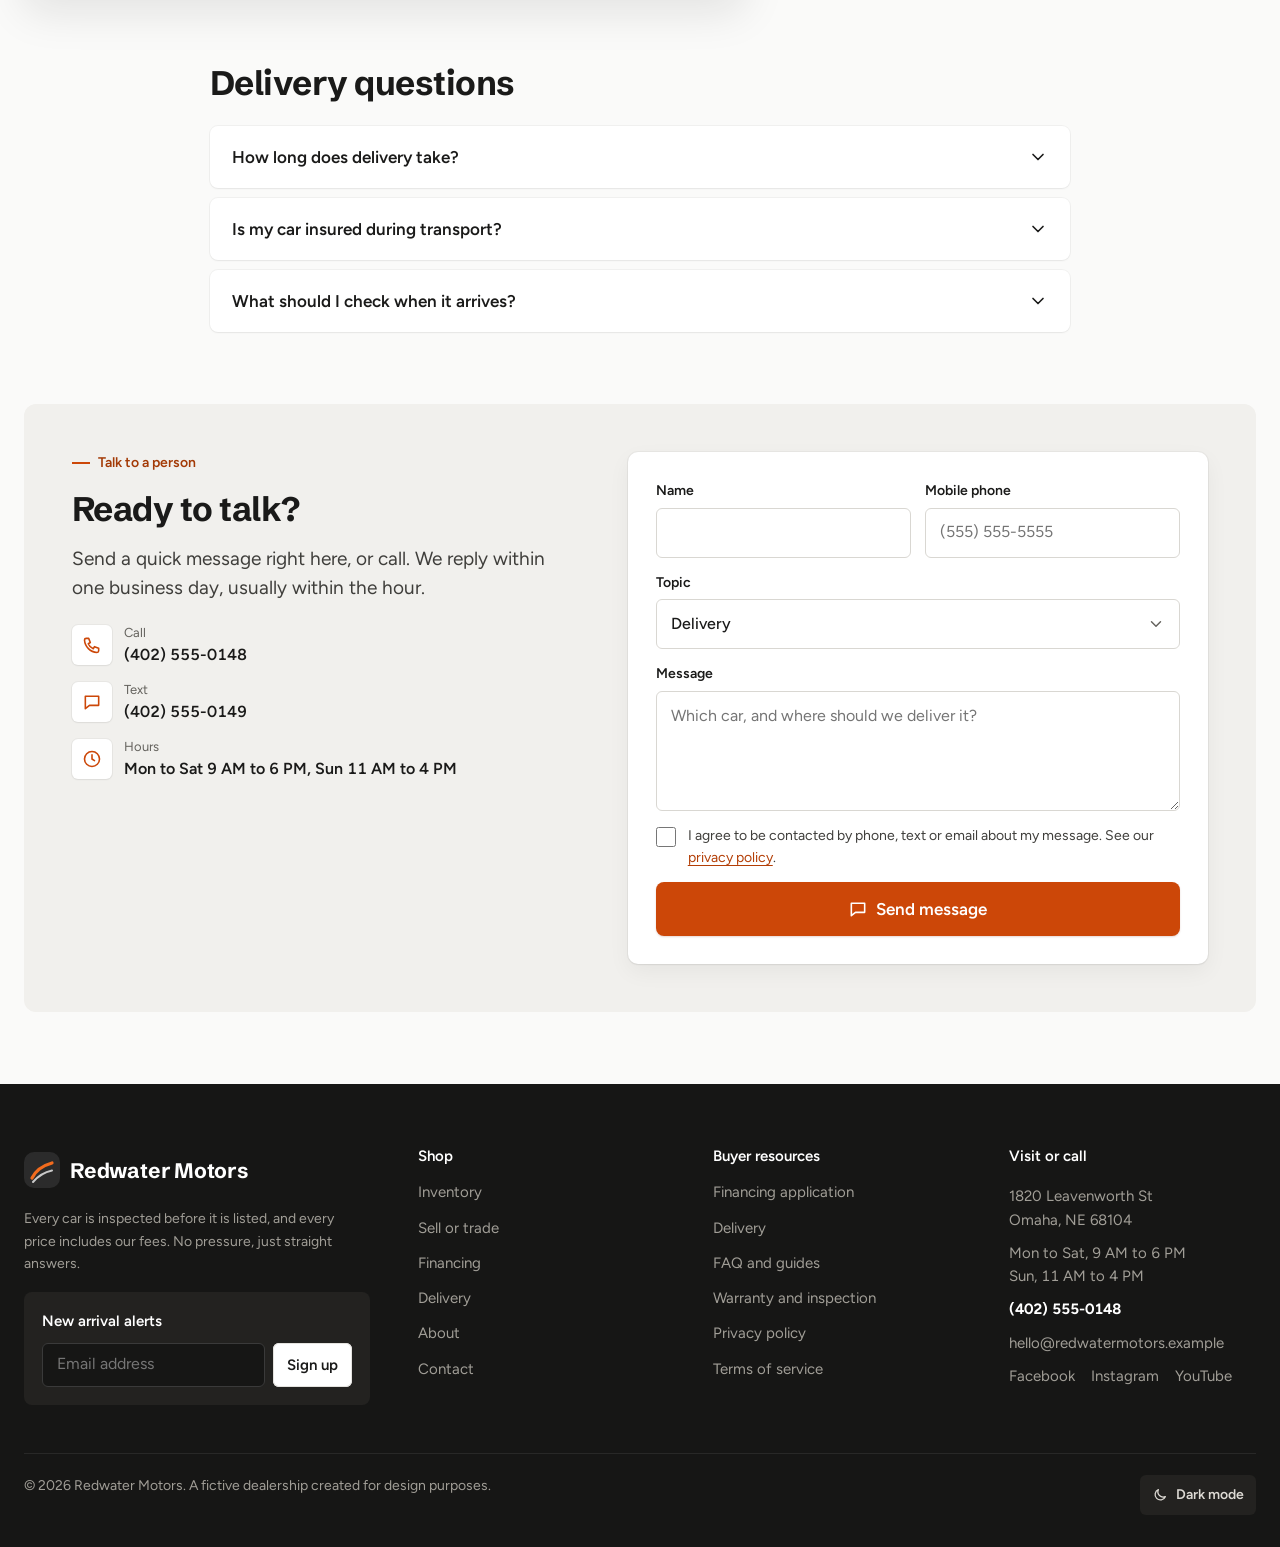
<file: delivery.html>
<!doctype html>
<html lang="en">
<head>
<meta charset="utf-8">
<meta name="viewport" content="width=device-width, initial-scale=1, viewport-fit=cover">
<title>Delivery · Redwater Motors</title>
<meta name="description" content="Insured car delivery to all 50 states, or free pickup in Omaha.">
<link rel="preconnect" href="https://fonts.googleapis.com">
<link rel="preconnect" href="https://fonts.gstatic.com" crossorigin>
<link rel="stylesheet" href="https://fonts.googleapis.com/css2?family=Schibsted+Grotesk:wght@500;600;700;800&amp;family=Figtree:wght@400;500;600;700&amp;display=swap">
<link rel="stylesheet" href="style.css">
<script src="app.js" defer></script>
</head>
<body data-page="delivery">
<div id="site-header"></div>

<main id="main">
  <div class="wrap">
    <nav class="crumbs" aria-label="Breadcrumb"><a href="index.html">Home</a><span class="sep" aria-hidden="true">/</span><span aria-current="page">Delivery</span></nav>
  </div>
  <section class="hero" aria-labelledby="del-title">
    <div class="wrap hero-grid">
      <div class="hero-copy">
        <h1 id="del-title" class="display">Your car, delivered to your door</h1>
        <p class="lead">We ship to all 50 states with licensed, insured carriers, and we track every mile so you don't have to.</p>
        <div style="display:flex;flex-wrap:wrap;gap:10px"><span class="pill-tag">Fully insured transport</span><span class="pill-tag">Text updates along the way</span><span class="pill-tag">Inspection on arrival</span></div>
      </div>
      <div class="panel" style="padding:clamp(24px,3vw,36px);display:flex;flex-direction:column;gap:18px">
        <span style="color:var(--panel-muted)">Typical door-to-door times from Omaha</span>
        <div style="display:grid;grid-template-columns:repeat(2,minmax(0,1fr));gap:12px" class="num">
          <div style="background:var(--panel-soft);border-radius:8px;padding:16px"><strong style="font-size:22px;color:var(--panel-ink)">1 to 2 days</strong><p class="small">Kansas City, Des Moines</p></div>
          <div style="background:var(--panel-soft);border-radius:8px;padding:16px"><strong style="font-size:22px;color:var(--panel-ink)">2 to 4 days</strong><p class="small">Denver, Chicago, Minneapolis</p></div>
          <div style="background:var(--panel-soft);border-radius:8px;padding:16px"><strong style="font-size:22px;color:var(--panel-ink)">4 to 6 days</strong><p class="small">Dallas, Atlanta, Phoenix</p></div>
          <div style="background:var(--panel-soft);border-radius:8px;padding:16px"><strong style="font-size:22px;color:var(--panel-ink)">5 to 9 days</strong><p class="small">Seattle, New York, Miami</p></div>
        </div>
      </div>
    </div>
  </section>

  <section class="sec" aria-labelledby="del-options">
    <div class="wrap">
      <div class="sec-head"><h2 id="del-options" class="h2">Delivery options</h2></div>
      <div class="grid g-3" style="gap:20px">
        <div class="card card-raised card-pad stack" style="gap:12px"><span class="badge b-violet" style="align-self:flex-start">Most protection</span><h3 class="h3">Enclosed transport</h3><p class="muted">Covered trailer, shielded from weather and road debris. Best for convertibles and long trips.</p><div class="tile num"><strong style="font-size:20px">$1.10 to $1.60 per mile</strong><p class="muted small">About 5 to 9 days, coast to coast</p></div><a class="btn btn-secondary" href="#quote" data-transport="enclosed" style="margin-top:auto">Get a quote</a></div>
        <div class="card card-raised card-pad stack" style="gap:12px"><span class="badge b-accent" style="align-self:flex-start">Most popular</span><h3 class="h3">Open transport</h3><p class="muted">The standard way cars ship across the country, on a multi-car carrier.</p><div class="tile num"><strong style="font-size:20px">$0.60 to $1.00 per mile</strong><p class="muted small">About 4 to 8 days, coast to coast</p></div><a class="btn btn-secondary" href="#quote" data-transport="open" style="margin-top:auto">Get a quote</a></div>
        <div class="card card-raised card-pad stack" style="gap:12px"><span class="badge b-ok" style="align-self:flex-start">Free</span><h3 class="h3">Local pickup</h3><p class="muted">Collect your car at our Omaha lot. We also deliver free within 50 miles.</p><div class="tile num"><strong style="font-size:20px">$0</strong><p class="muted small">Same week, at a time you book</p></div><a class="btn btn-secondary" href="#quote" data-transport="pickup" style="margin-top:auto">Get a quote</a></div>
      </div>
      <p class="muted tiny" style="margin-top:14px">Costs are typical examples. Your quote depends on distance, timing and season.</p>
    </div>
  </section>

  <section class="sec" id="quote" aria-labelledby="quote-title">
    <div class="wrap split split-32">
      <div class="card card-hero card-pad">
        <form id="quote-form" data-fake="quote-ok" data-onsuccess="quote">
          <h2 id="quote-title" class="h2">Get a delivery quote</h2>
          <p class="muted" style="margin:6px 0 20px">See an instant estimate. We confirm a fixed price within one business day.</p>
          <div class="form-grid">
            <label class="field span-all"><span>Vehicle</span><select class="input" id="q-vehicle"><option value="">I haven't chosen yet</option></select></label>
            <label class="field"><span>Destination ZIP code</span><input class="input num" id="q-zip" inputmode="numeric" maxlength="5" placeholder="80202" data-zip required></label>
            <label class="field"><span>Transport</span><select class="input" id="q-type"><option value="open">Open transport</option><option value="enclosed">Enclosed transport</option><option value="pickup">Local pickup or delivery</option></select></label>
            <label class="field"><span>Preferred timing</span><select class="input" id="q-when"><option>As soon as possible</option><option>Within 2 weeks</option><option>I'm flexible</option></select></label>
            <label class="field"><span>Email</span><input class="input" id="q-email" type="email" autocomplete="email" required></label>
          </div>
          <button class="btn btn-primary btn-lg" type="submit" style="margin-top:22px">Get my delivery quote</button>
        </form>
        <div id="quote-ok" class="success" hidden>
          <span class="success-icon"><svg width="28" height="28" viewBox="0 0 24 24" fill="none" stroke="currentColor" stroke-width="2.2" stroke-linecap="round" stroke-linejoin="round" aria-hidden="true"><path d="M2 6h12v10H2z"/><path d="M14 10h4l3 3v3h-7"/><circle cx="6" cy="18" r="2"/><circle cx="17" cy="18" r="2"/></svg></span>
          <h2 class="h3">Your delivery estimate</h2>
          <p class="lead" id="q-estimate" style="font-size:17px"></p>
          <p class="muted small">We've emailed you a copy. A coordinator will follow up with a fixed price.</p>
          <button type="button" class="btn btn-secondary" data-reset="quote-form">Try another ZIP code</button>
        </div>
      </div>
      <div class="panel card-pad">
        <h2 class="h3" style="margin-bottom:22px">From our lot to your driveway</h2>
        <ol style="list-style:none;margin:0;padding:0;display:flex;flex-direction:column">
          <li style="display:flex;gap:16px"><div style="display:flex;flex-direction:column;align-items:center"><span class="num-dot" style="width:34px;height:34px;background:#F26B1D;color:#1C1C1C">1</span><span style="flex:1;width:2px;min-height:22px;background:var(--panel-soft)"></span></div><div style="padding-bottom:20px"><strong style="color:var(--panel-ink)">Confirm your purchase</strong><p class="small">We lock in a pickup date with the carrier.</p></div></li>
          <li style="display:flex;gap:16px"><div style="display:flex;flex-direction:column;align-items:center"><span class="num-dot" style="width:34px;height:34px;background:#F26B1D;color:#1C1C1C">2</span><span style="flex:1;width:2px;min-height:22px;background:var(--panel-soft)"></span></div><div style="padding-bottom:20px"><strong style="color:var(--panel-ink)">Final check and photos</strong><p class="small">We photograph the car from every angle before it leaves.</p></div></li>
          <li style="display:flex;gap:16px"><div style="display:flex;flex-direction:column;align-items:center"><span class="num-dot" style="width:34px;height:34px;background:#F26B1D;color:#1C1C1C">3</span><span style="flex:1;width:2px;min-height:22px;background:var(--panel-soft)"></span></div><div style="padding-bottom:20px"><strong style="color:var(--panel-ink)">In transit</strong><p class="small">Text updates at pickup, midway and the day before arrival.</p></div></li>
          <li style="display:flex;gap:16px"><div><span class="num-dot" style="width:34px;height:34px;background:#F26B1D;color:#1C1C1C">4</span></div><div><strong style="color:var(--panel-ink)">Arrival and walkthrough</strong><p class="small">Inspect the car with the driver, then sign for it.</p></div></li>
        </ol>
      </div>
    </div>
  </section>

  <section class="sec" aria-labelledby="del-faq">
    <div class="wrap wrap-narrow">
      <div class="sec-head"><h2 id="del-faq" class="h2">Delivery questions</h2></div>
      <div class="acc">
        <details><summary>How long does delivery take?<svg width="20" height="20" viewBox="0 0 24 24" fill="none" stroke="currentColor" stroke-width="2" stroke-linecap="round" stroke-linejoin="round" aria-hidden="true"><path d="M6 9l6 6 6-6"/></svg></summary><div class="acc-body">Most deliveries arrive within 2 to 9 days depending on distance. We confirm a window before the car leaves and text you along the way.</div></details>
        <details><summary>Is my car insured during transport?<svg width="20" height="20" viewBox="0 0 24 24" fill="none" stroke="currentColor" stroke-width="2" stroke-linecap="round" stroke-linejoin="round" aria-hidden="true"><path d="M6 9l6 6 6-6"/></svg></summary><div class="acc-body">Yes. Every carrier we use is licensed and carries cargo insurance. The car stays our responsibility until you sign for it.</div></details>
        <details><summary>What should I check when it arrives?<svg width="20" height="20" viewBox="0 0 24 24" fill="none" stroke="currentColor" stroke-width="2" stroke-linecap="round" stroke-linejoin="round" aria-hidden="true"><path d="M6 9l6 6 6-6"/></svg></summary><div class="acc-body">Walk around the car with the driver and compare it to the photos we send before pickup. Note anything new on the delivery receipt before signing, then call us.</div></details>
      </div>
    </div>
  </section>
</main>

<div id="site-footer"></div>
</body>
</html>
</file>
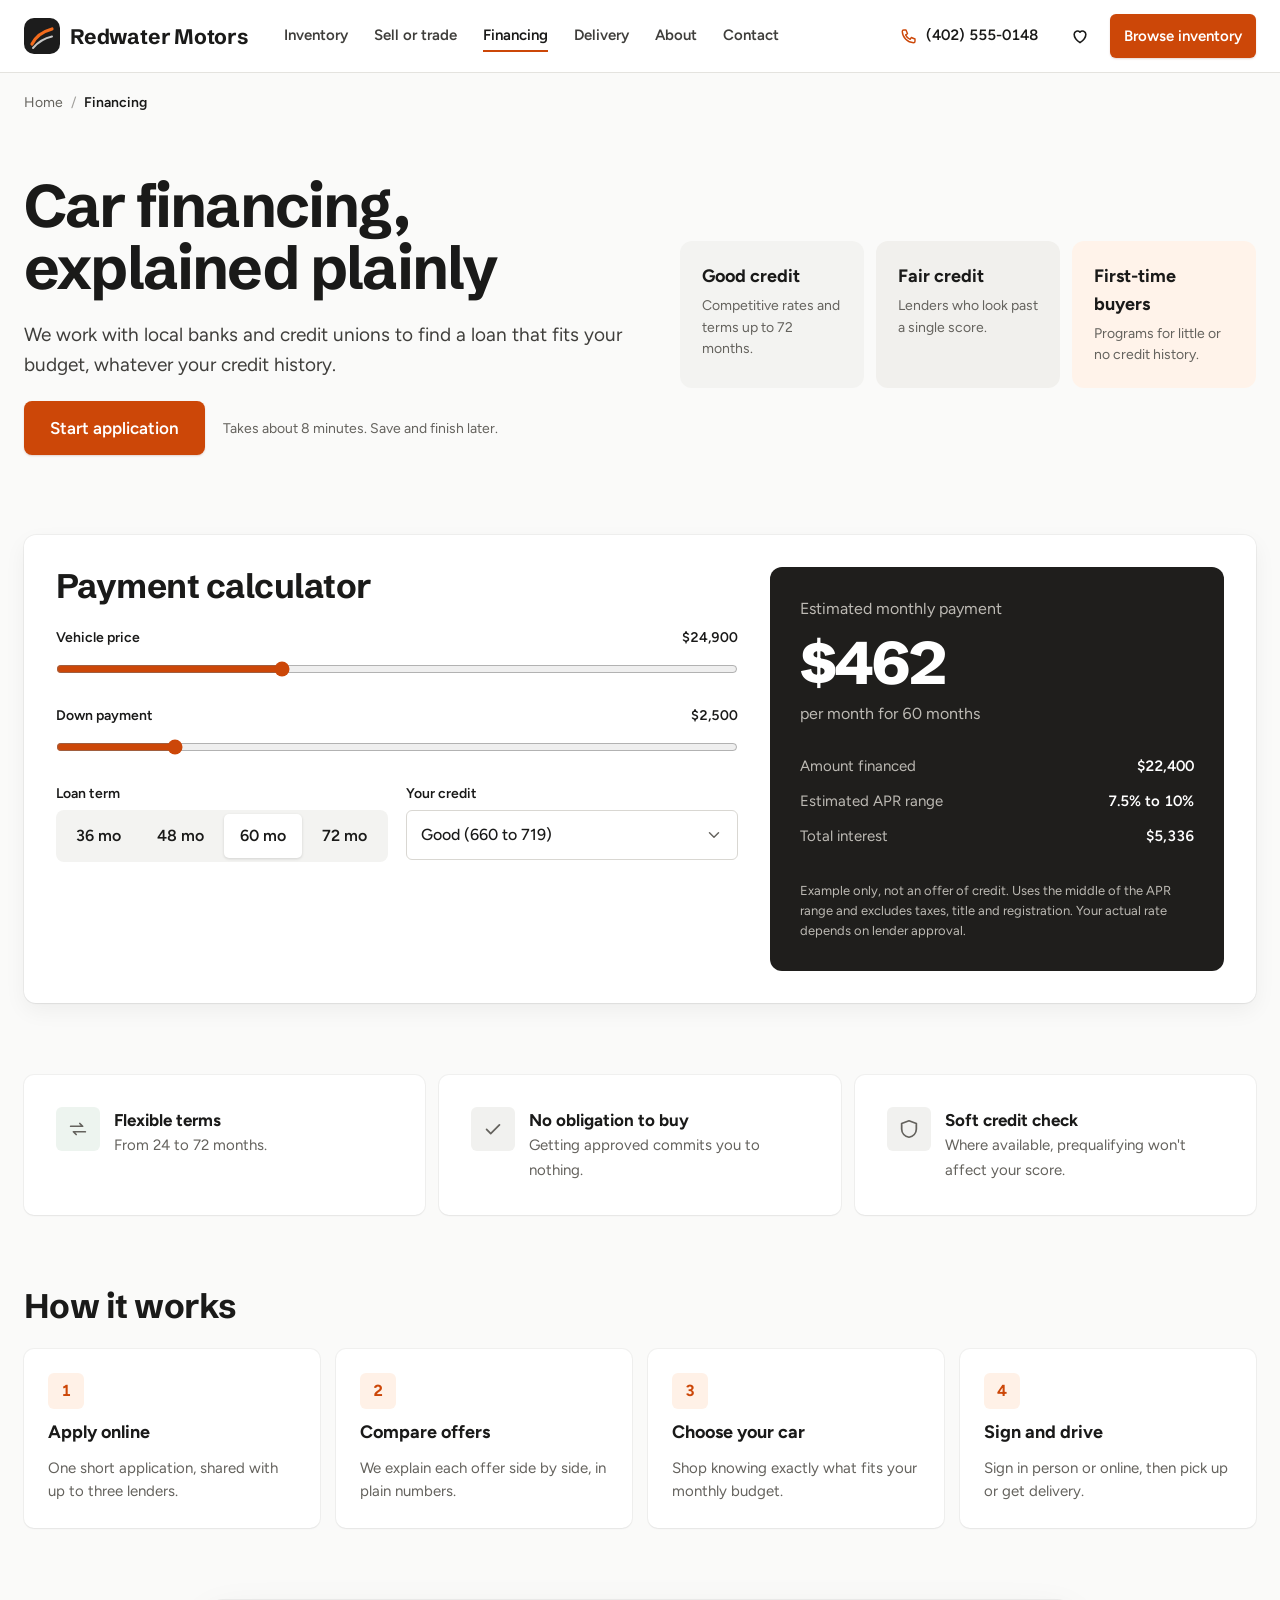
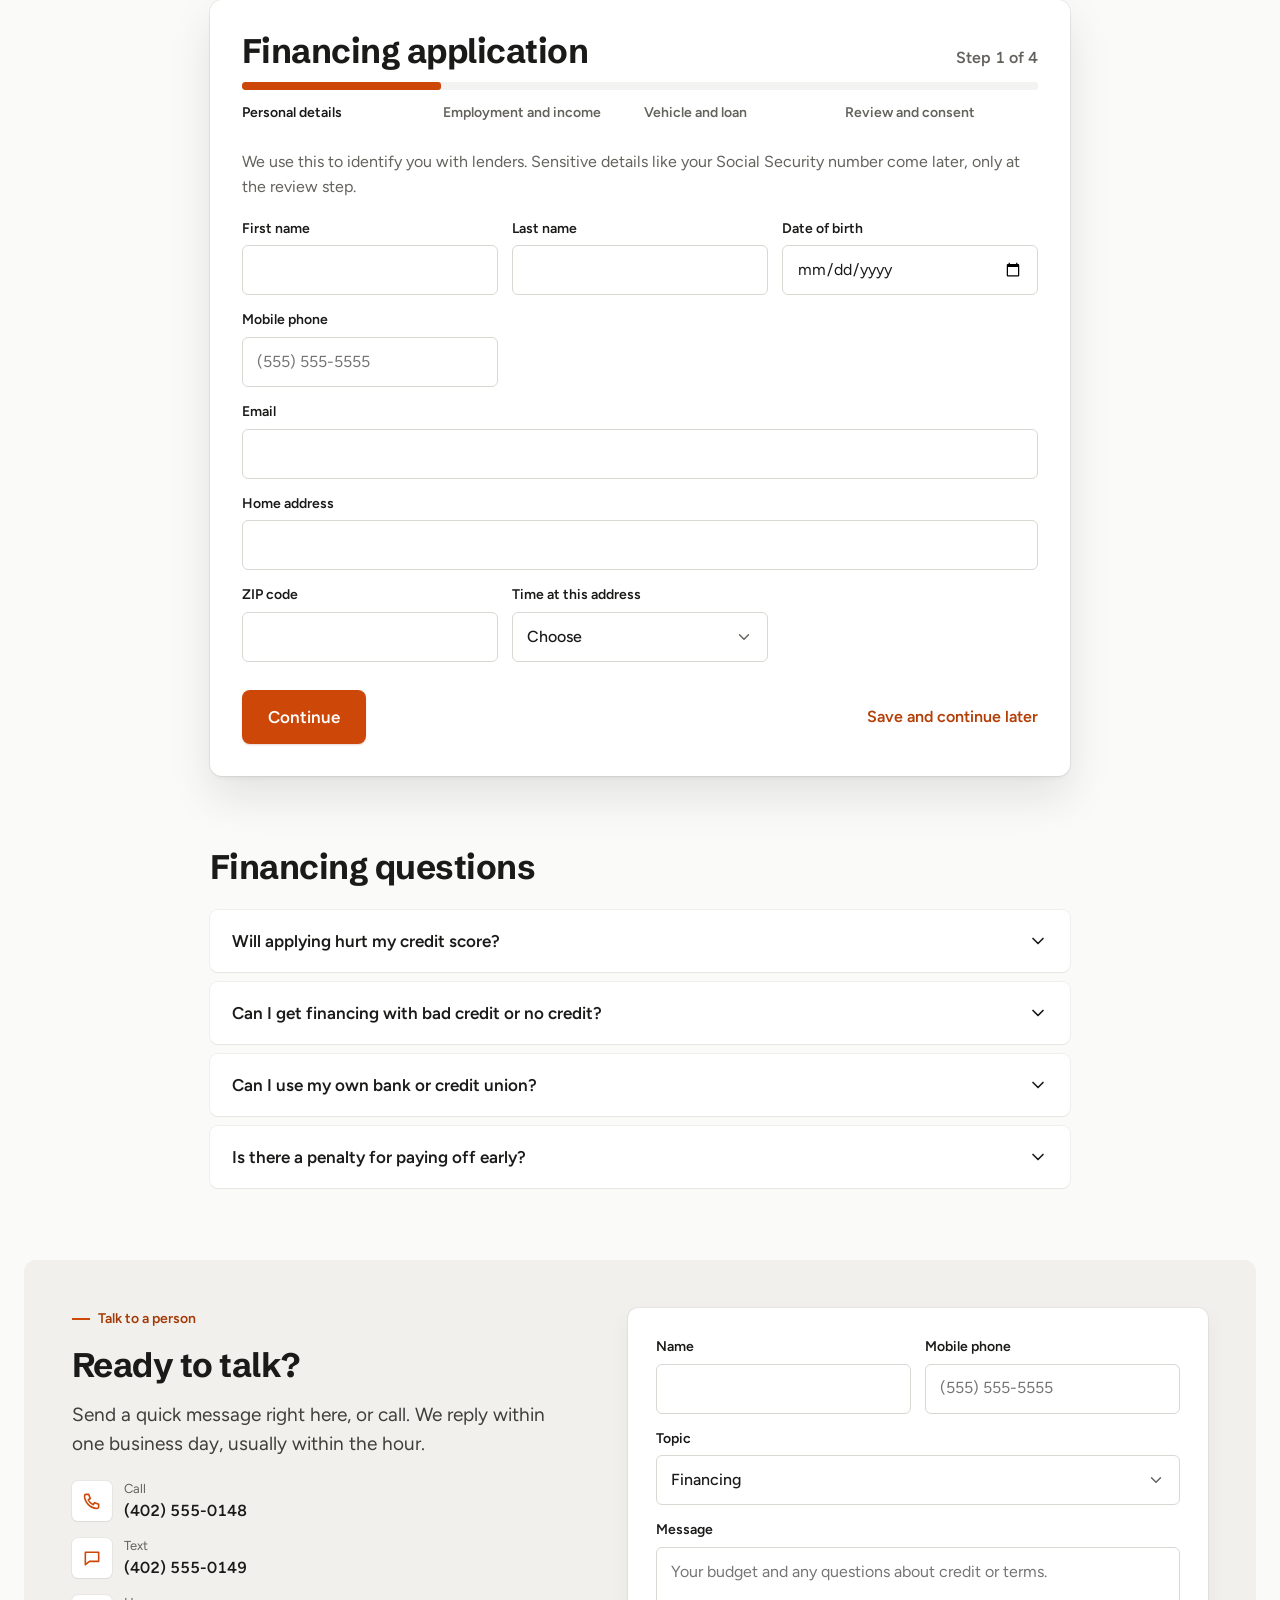
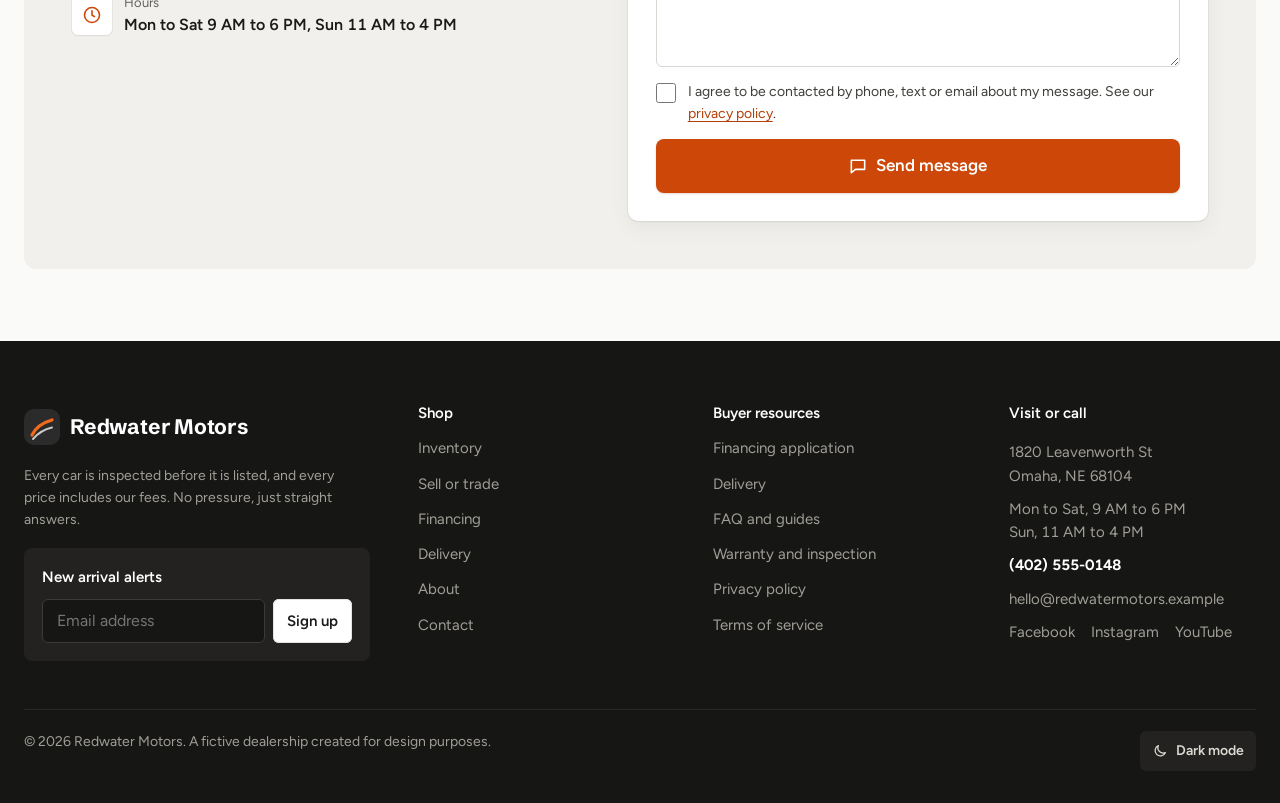
<file: financing.html>
<!doctype html>
<html lang="en">
<head>
<meta charset="utf-8">
<meta name="viewport" content="width=device-width, initial-scale=1, viewport-fit=cover">
<title>Financing · Redwater Motors</title>
<meta name="description" content="Car loans for good credit, fair credit and first-time buyers, with a payment calculator and online application.">
<link rel="preconnect" href="https://fonts.googleapis.com">
<link rel="preconnect" href="https://fonts.gstatic.com" crossorigin>
<link rel="stylesheet" href="https://fonts.googleapis.com/css2?family=Schibsted+Grotesk:wght@500;600;700;800&amp;family=Figtree:wght@400;500;600;700&amp;display=swap">
<link rel="stylesheet" href="style.css">
<script src="app.js" defer></script>
</head>
<body data-page="financing">
<div id="site-header"></div>

<main id="main">
  <div class="wrap">
    <nav class="crumbs" aria-label="Breadcrumb"><a href="index.html">Home</a><span class="sep" aria-hidden="true">/</span><span aria-current="page">Financing</span></nav>
  </div>
  <section class="hero" aria-labelledby="fin-title">
    <div class="wrap hero-grid">
      <div class="hero-copy">
        <h1 id="fin-title" class="display">Car financing, explained plainly</h1>
        <p class="lead">We work with local banks and credit unions to find a loan that fits your budget, whatever your credit history.</p>
        <div class="hero-sub"><a class="btn btn-primary btn-lg" href="#apply">Start application</a><span class="muted small">Takes about 8 minutes. Save and finish later.</span></div>
      </div>
      <div class="grid" style="grid-template-columns:repeat(auto-fit,minmax(min(100%,180px),1fr));gap:12px">
        <div class="promo promo-green" style="padding:22px;gap:4px"><strong style="font-size:18px">Good credit</strong><span class="muted small">Competitive rates and terms up to 72 months.</span></div>
        <div class="promo promo-blue" style="padding:22px;gap:4px"><strong style="font-size:18px">Fair credit</strong><span class="muted small">Lenders who look past a single score.</span></div>
        <div class="promo promo-sand" style="padding:22px;gap:4px"><strong style="font-size:18px">First-time buyers</strong><span class="muted small">Programs for little or no credit history.</span></div>
      </div>
    </div>
  </section>

  <section class="sec" id="calculator" aria-labelledby="calc-title">
    <div class="wrap">
      <div class="card card-raised card-pad split split-32" style="border-radius:var(--r-xl)">
        <div class="stack" style="gap:22px">
          <h2 id="calc-title" class="h2">Payment calculator</h2>
          <label class="field" for="c-price"><span style="display:flex;justify-content:space-between"><span>Vehicle price</span><span class="num" id="c-price-v">$24,900</span></span><input type="range" id="c-price" min="8000" max="60000" step="500" value="24900"></label>
          <label class="field" for="c-down"><span style="display:flex;justify-content:space-between"><span>Down payment</span><span class="num" id="c-down-v">$2,500</span></span><input type="range" id="c-down" min="0" max="15000" step="250" value="2500"></label>
          <div class="form-grid" style="gap:18px">
            <div class="field"><span class="legend">Loan term</span><div class="seg"><button type="button" data-term="36">36 mo</button><button type="button" data-term="48">48 mo</button><button type="button" data-term="60" aria-pressed="true">60 mo</button><button type="button" data-term="72">72 mo</button></div></div>
            <label class="field"><span>Your credit</span><select class="input" id="c-tier"><option value="excellent">Excellent (720 and up)</option><option value="good" selected>Good (660 to 719)</option><option value="fair">Fair (600 to 659)</option><option value="rebuilding">Rebuilding (under 600)</option></select></label>
          </div>
        </div>
        <div class="panel stack" style="padding:30px;gap:10px" aria-live="polite">
          <span style="color:var(--panel-muted)">Estimated monthly payment</span>
          <span class="num" id="c-out" style="font-family:var(--font-display);font-weight:800;font-size:clamp(44px,5vw,60px);line-height:1;letter-spacing:-0.02em">$0</span>
          <span class="num" id="c-sum" style="color:var(--panel-muted)"></span>
          <dl class="breakdown" style="margin-top:12px;font-size:15px">
            <div style="padding:6px 0"><dt style="color:var(--panel-muted)">Amount financed</dt><dd id="c-fin"></dd></div>
            <div style="padding:6px 0"><dt style="color:var(--panel-muted)">Estimated APR range</dt><dd id="c-apr"></dd></div>
            <div style="padding:6px 0"><dt style="color:var(--panel-muted)">Total interest</dt><dd id="c-int"></dd></div>
          </dl>
          <p class="tiny" style="margin-top:auto;padding-top:16px">Example only, not an offer of credit. Uses the middle of the APR range and excludes taxes, title and registration. Your actual rate depends on lender approval.</p>
        </div>
      </div>
    </div>
  </section>

  <section class="sec" aria-label="Benefits">
    <div class="wrap grid g-3" style="gap:14px">
      <div class="card card-pad trust-item"><span class="icon-box ib-ok"><svg width="22" height="22" viewBox="0 0 24 24" fill="none" stroke="currentColor" stroke-width="1.9" stroke-linecap="round" stroke-linejoin="round" aria-hidden="true"><path d="M4 9h13l-3-3M20 15H7l3 3"/></svg></span><div><strong>Flexible terms</strong><span>From 24 to 72 months.</span></div></div>
      <div class="card card-pad trust-item"><span class="icon-box ib-info"><svg width="22" height="22" viewBox="0 0 24 24" fill="none" stroke="currentColor" stroke-width="1.9" stroke-linecap="round" stroke-linejoin="round" aria-hidden="true"><path d="M5 12.5l4.5 4.5L19 7.5"/></svg></span><div><strong>No obligation to buy</strong><span>Getting approved commits you to nothing.</span></div></div>
      <div class="card card-pad trust-item"><span class="icon-box ib-violet"><svg width="22" height="22" viewBox="0 0 24 24" fill="none" stroke="currentColor" stroke-width="1.9" stroke-linecap="round" stroke-linejoin="round" aria-hidden="true"><path d="M12 3l8 3v6c0 4.5-3.4 8-8 9-4.6-1-8-4.5-8-9V6z"/></svg></span><div><strong>Soft credit check</strong><span>Where available, prequalifying won't affect your score.</span></div></div>
    </div>
  </section>

  <section class="sec" aria-labelledby="fin-how">
    <div class="wrap">
      <div class="sec-head"><h2 id="fin-how" class="h2">How it works</h2></div>
      <ol class="steps">
        <li><span class="num-dot">1</span><strong>Apply online</strong><span>One short application, shared with up to three lenders.</span></li>
        <li><span class="num-dot">2</span><strong>Compare offers</strong><span>We explain each offer side by side, in plain numbers.</span></li>
        <li><span class="num-dot">3</span><strong>Choose your car</strong><span>Shop knowing exactly what fits your monthly budget.</span></li>
        <li><span class="num-dot">4</span><strong>Sign and drive</strong><span>Sign in person or online, then pick up or get delivery.</span></li>
      </ol>
    </div>
  </section>

  <section class="sec" id="apply" aria-labelledby="apply-title">
    <div class="wrap wrap-narrow">
      <form data-stepper="app-ok" class="card card-hero card-pad" aria-labelledby="apply-title">
        <div data-step-top class="stack" style="gap:12px;margin-bottom:26px">
          <div class="row-between"><h2 id="apply-title" class="h2">Financing application</h2><span class="muted num" style="font-weight:600">Step <span data-step-num>1</span> of 4</span></div>
          <div class="progress" role="progressbar" aria-label="Application progress" aria-valuemin="1" aria-valuemax="4" aria-valuenow="1"><span data-progress style="width:25%"></span></div>
          <div class="step-labels"><span data-step-label="1">Personal details</span><span data-step-label="2">Employment and income</span><span data-step-label="3">Vehicle and loan</span><span data-step-label="4">Review and consent</span></div>
        </div>

        <div class="step-pane" data-step="1">
          <p class="muted" style="margin-bottom:18px">We use this to identify you with lenders. Sensitive details like your Social Security number come later, only at the review step.</p>
          <div class="form-grid">
            <label class="field"><span>First name</span><input class="input" id="a-first" name="first" autocomplete="given-name" required></label>
            <label class="field"><span>Last name</span><input class="input" id="a-last" autocomplete="family-name" required></label>
            <label class="field"><span>Date of birth</span><input class="input" id="a-dob" type="date" autocomplete="bday" required></label>
            <label class="field"><span>Mobile phone</span><input class="input" id="a-phone" type="tel" autocomplete="tel" placeholder="(555) 555-5555" required></label>
            <label class="field span-all"><span>Email</span><input class="input" id="a-email" type="email" autocomplete="email" required></label>
            <label class="field span-all"><span>Home address</span><input class="input" id="a-street" autocomplete="street-address" required></label>
            <label class="field"><span>ZIP code</span><input class="input" id="a-zip" inputmode="numeric" maxlength="5" autocomplete="postal-code" data-zip required></label>
            <label class="field"><span>Time at this address</span><select class="input" id="a-years" required><option value="">Choose</option><option>Less than 1 year</option><option>1 to 3 years</option><option>More than 3 years</option></select></label>
          </div>
        </div>
        <div class="step-pane" data-step="2" hidden>
          <p class="muted" style="margin-bottom:18px">Lenders use income to suggest a payment that fits comfortably. Estimates are fine.</p>
          <div class="form-grid">
            <label class="field"><span>Employment status</span><select class="input" id="a-emp" required><option value="">Choose</option><option>Full time</option><option>Part time</option><option>Self-employed</option><option>Retired</option><option>Other</option></select></label>
            <label class="field"><span>Employer <span class="opt">(optional)</span></span><input class="input" id="a-employer" autocomplete="organization"></label>
            <label class="field"><span>Gross monthly income</span><input class="input num" id="a-income" inputmode="numeric" placeholder="$4,500" required></label>
            <label class="field"><span>Time at this job</span><select class="input" id="a-tenure" required><option value="">Choose</option><option>Less than 1 year</option><option>1 to 3 years</option><option>More than 3 years</option></select></label>
            <label class="field span-all"><span>Monthly rent or mortgage</span><input class="input num" id="a-housing" inputmode="numeric" placeholder="$1,200" required></label>
          </div>
        </div>
        <div class="step-pane" data-step="3" hidden>
          <p class="muted" style="margin-bottom:18px">Haven't picked a car yet? That's fine. Choose "Not sure yet" and we'll suggest a budget.</p>
          <div class="form-grid">
            <label class="field span-all"><span>Vehicle</span><select class="input" id="a-vehicle"><option>Not sure yet</option></select></label>
            <label class="field"><span>Down payment</span><input class="input num" id="a-down" inputmode="numeric" placeholder="$2,500" required></label>
            <label class="field"><span>Preferred term</span><select class="input" id="a-term"><option>60 months</option><option>36 months</option><option>48 months</option><option>72 months</option></select></label>
            <div class="field span-all"><span class="legend">Trading in a car?</span><div class="seg" data-choices="trade" style="max-width:280px"><button type="button" data-choose="no" aria-pressed="true">No</button><button type="button" data-choose="yes" aria-pressed="false">Yes</button></div></div>
          </div>
        </div>
        <div class="step-pane" data-step="4" hidden>
          <div class="notice notice-ok" style="margin-bottom:18px"><svg width="22" height="22" viewBox="0 0 24 24" fill="none" stroke="currentColor" stroke-width="1.9" stroke-linecap="round" stroke-linejoin="round" aria-hidden="true"><rect x="5" y="11" width="14" height="9" rx="2"/><path d="M8 11V8a4 4 0 0 1 8 0v3"/></svg><span>Your Social Security number is encrypted and shared only with the lenders you choose, to check your credit. We don't keep it after a decision.</span></div>
          <div class="form-grid">
            <label class="field"><span>Social Security number</span><input class="input num" id="a-ssn" type="password" inputmode="numeric" autocomplete="off" placeholder="XXX-XX-XXXX" maxlength="11" required></label>
          </div>
          <label class="check" style="margin-top:18px"><input type="checkbox" id="a-consent" required><span>I authorize Redwater Motors and its lending partners to obtain my credit report to review this application. I've read the <a href="privacy.html">privacy policy</a>.</span></label>
          <p class="muted tiny" style="margin-top:14px">This prototype doesn't send or store anything you type.</p>
        </div>

        <div style="margin-top:28px;display:flex;flex-wrap:wrap;align-items:center;justify-content:space-between;gap:12px">
          <div style="display:flex;gap:10px;flex-wrap:wrap"><button type="button" class="btn btn-secondary btn-lg" data-back hidden>Back</button><button type="button" class="btn btn-primary btn-lg" data-next data-final="Submit application">Continue</button></div>
          <a href="#" class="link-arrow" data-save-later>Save and continue later</a>
        </div>
      </form>
      <div id="app-ok" class="card card-hero card-pad success" hidden>
        <span class="success-icon"><svg width="28" height="28" viewBox="0 0 24 24" fill="none" stroke="currentColor" stroke-width="2.2" stroke-linecap="round" stroke-linejoin="round" aria-hidden="true"><path d="M5 12.5l4.5 4.5L19 7.5"/></svg></span>
        <h2 class="h2">Application sent<span data-echo="name"></span></h2>
        <p class="lead">Our finance team will call or text within one business day with your options. There's nothing more to do right now.</p>
        <div class="cta-actions"><a class="btn btn-primary" href="inventory.html">Browse cars in your budget</a><a class="btn btn-secondary" href="index.html">Back to home</a></div>
      </div>
    </div>
  </section>

  <section class="sec" aria-labelledby="fin-faq">
    <div class="wrap wrap-narrow">
      <div class="sec-head"><h2 id="fin-faq" class="h2">Financing questions</h2></div>
      <div class="acc">
        <details><summary>Will applying hurt my credit score?<svg width="20" height="20" viewBox="0 0 24 24" fill="none" stroke="currentColor" stroke-width="2" stroke-linecap="round" stroke-linejoin="round" aria-hidden="true"><path d="M6 9l6 6 6-6"/></svg></summary><div class="acc-body">Prequalifying uses a soft check where our lenders support it, which doesn't affect your score. A full application with your chosen lender may involve a hard inquiry, and we tell you before that happens.</div></details>
        <details><summary>Can I get financing with bad credit or no credit?<svg width="20" height="20" viewBox="0 0 24 24" fill="none" stroke="currentColor" stroke-width="2" stroke-linecap="round" stroke-linejoin="round" aria-hidden="true"><path d="M6 9l6 6 6-6"/></svg></summary><div class="acc-body">Often, yes. Some of our partners specialize in first-time buyers and credit rebuilding. A larger down payment or a co-signer can help.</div></details>
        <details><summary>Can I use my own bank or credit union?<svg width="20" height="20" viewBox="0 0 24 24" fill="none" stroke="currentColor" stroke-width="2" stroke-linecap="round" stroke-linejoin="round" aria-hidden="true"><path d="M6 9l6 6 6-6"/></svg></summary><div class="acc-body">Absolutely. Bring a pre-approval letter and we'll work with your lender directly.</div></details>
        <details><summary>Is there a penalty for paying off early?<svg width="20" height="20" viewBox="0 0 24 24" fill="none" stroke="currentColor" stroke-width="2" stroke-linecap="round" stroke-linejoin="round" aria-hidden="true"><path d="M6 9l6 6 6-6"/></svg></summary><div class="acc-body">None of our current lending partners charge a prepayment penalty, but always confirm in your loan contract.</div></details>
      </div>
    </div>
  </section>
</main>

<div id="site-footer"></div>
</body>
</html>
</file>
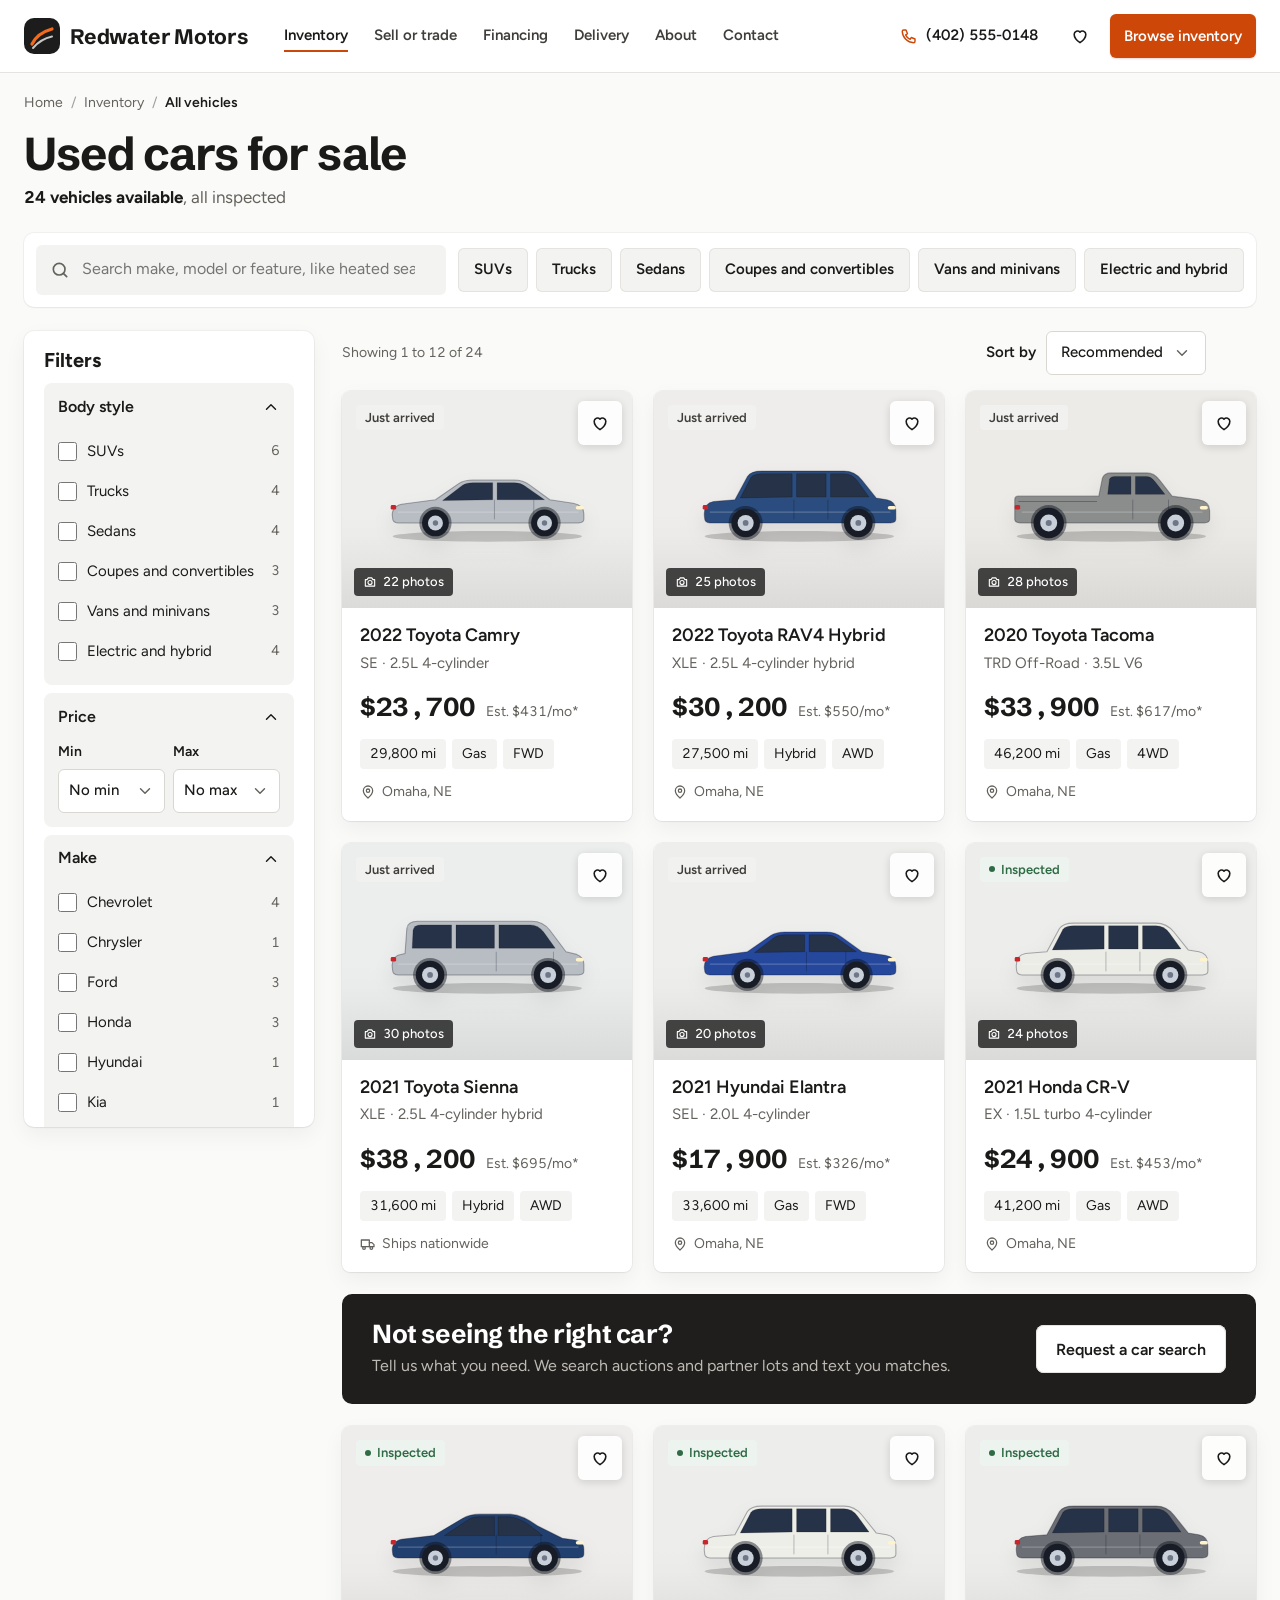
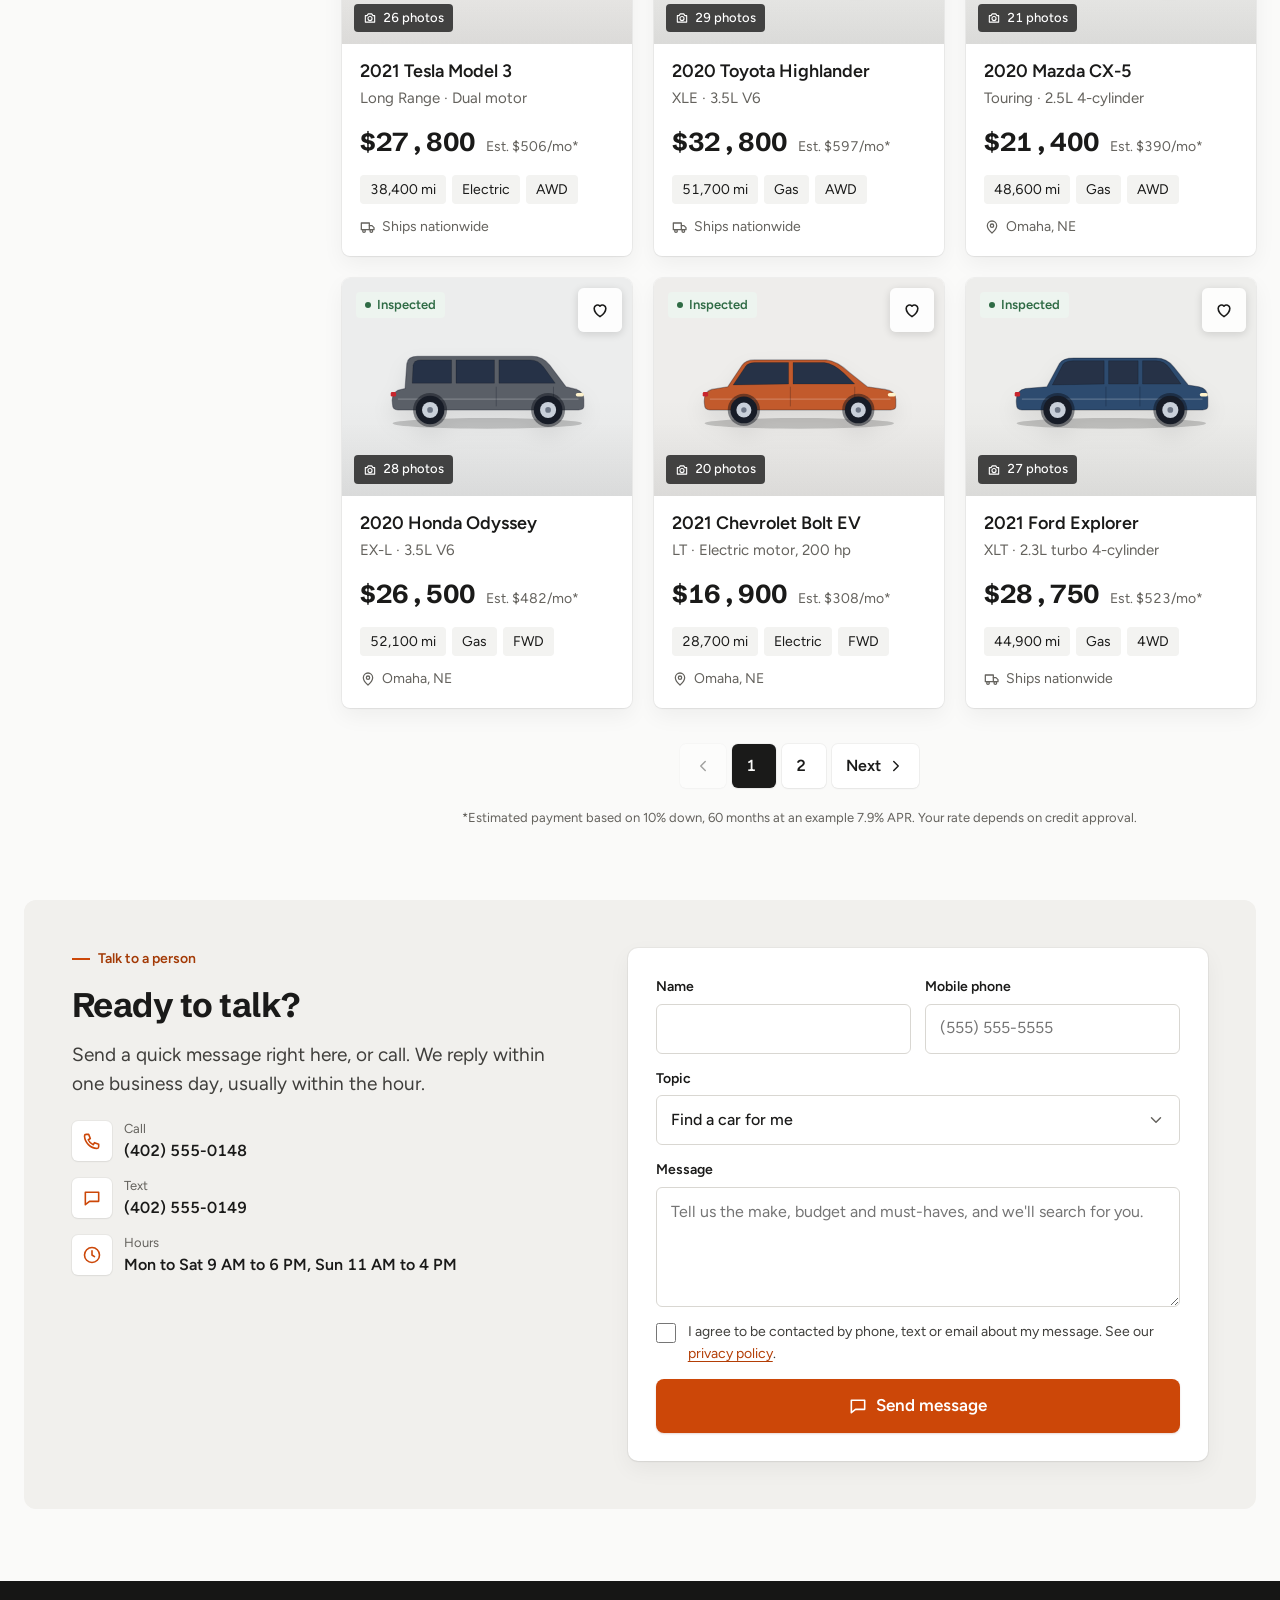
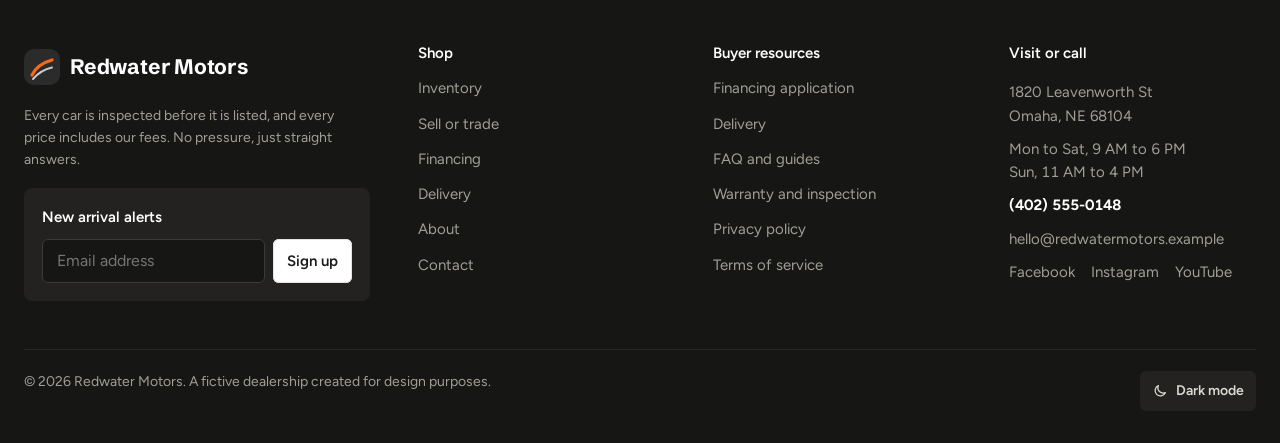
<file: inventory.html>
<!doctype html>
<html lang="en">
<head>
<meta charset="utf-8">
<meta name="viewport" content="width=device-width, initial-scale=1, viewport-fit=cover">
<title>Inventory · Redwater Motors</title>
<meta name="description" content="Browse inspected used cars, trucks, SUVs and vans with clear prices.">
<link rel="preconnect" href="https://fonts.googleapis.com">
<link rel="preconnect" href="https://fonts.gstatic.com" crossorigin>
<link rel="stylesheet" href="https://fonts.googleapis.com/css2?family=Schibsted+Grotesk:wght@500;600;700;800&amp;family=Figtree:wght@400;500;600;700&amp;display=swap">
<link rel="stylesheet" href="style.css">
<script src="app.js" defer></script>
</head>
<body data-page="inventory">
<div id="site-header"></div>

<main id="main">
  <div class="wrap">
    <nav class="crumbs" aria-label="Breadcrumb"><a href="index.html">Home</a><span class="sep" aria-hidden="true">/</span><a href="inventory.html">Inventory</a><span class="sep" aria-hidden="true">/</span><span aria-current="page" id="crumb-current">All vehicles</span></nav>

    <div class="row-between" style="align-items:flex-end;margin:12px 0 22px">
      <div>
        <h1 class="h1" id="inv-title">Used cars for sale</h1>
        <p class="muted num" style="margin-top:6px;font-size:17px"><strong id="count" style="color:var(--ink)">24 vehicles available</strong>, all inspected</p>
      </div>
      <button type="button" class="btn btn-secondary" id="compare-btn" hidden>
        <svg width="18" height="18" viewBox="0 0 24 24" fill="none" stroke="currentColor" stroke-width="1.9" stroke-linecap="round" stroke-linejoin="round" aria-hidden="true"><rect x="3" y="4" width="7" height="16" rx="1.5"/><rect x="14" y="4" width="7" height="16" rx="1.5"/></svg>
        Compare saved
      </button>
    </div>

    <div id="cat-banner" hidden></div>

    <form class="card searchbar" id="search-form" role="search" aria-label="Search inventory">
      <label class="search-input" for="q">
        <svg width="20" height="20" viewBox="0 0 24 24" fill="none" stroke="currentColor" stroke-width="2" stroke-linecap="round" aria-hidden="true"><circle cx="11" cy="11" r="7"/><path d="M20 20l-4-4"/></svg>
        <span class="sr-only">Search make, model or feature</span>
        <input id="q" type="search" placeholder="Search make, model or feature, like heated seats" autocomplete="off">
      </label>
      <div class="quick-chips" id="quick-chips"></div>
    </form>

    <div class="inv-layout">
      <aside class="filters" id="filters" aria-label="Filters">
        <div class="filters-head">
          <h2 class="h4" style="font-size:20px">Filters</h2>
          <div style="display:flex;align-items:center;gap:4px">
            <a href="#" id="clear-all" style="font-weight:600;font-size:15px;min-height:44px;display:inline-flex;align-items:center;padding:0 8px" hidden>Clear all</a>
            <button type="button" class="btn btn-icon btn-secondary filters-close" id="filters-close" aria-label="Close filters"><svg width="20" height="20" viewBox="0 0 24 24" fill="none" stroke="currentColor" stroke-width="2.2" stroke-linecap="round" aria-hidden="true"><path d="M6 6l12 12M18 6L6 18"/></svg></button>
          </div>
        </div>
        <div class="filters-body" id="filters-body"></div>
        <div class="filters-foot"><button type="button" class="btn btn-primary btn-lg btn-block num" id="show-results">Show results</button></div>
      </aside>

      <section aria-label="Results" id="results-top" style="min-width:0">
        <div class="results-bar">
          <div style="display:flex;align-items:center;gap:12px;flex-wrap:wrap">
            <button type="button" class="btn btn-secondary filter-toggle" id="filter-toggle">
              <svg width="18" height="18" viewBox="0 0 24 24" fill="none" stroke="currentColor" stroke-width="1.9" stroke-linecap="round" stroke-linejoin="round" aria-hidden="true"><path d="M4 6h10M18 6h2M4 12h4M12 12h8M4 18h12"/><circle cx="16" cy="6" r="2"/><circle cx="10" cy="12" r="2"/><circle cx="18" cy="18" r="2"/></svg>
              Filters<span id="filter-count" class="num"></span>
            </button>
            <span class="muted small num" id="showing" aria-live="polite"></span>
          </div>
          <label class="sort" for="sort">Sort by
            <select class="input" id="sort">
              <option value="rec">Recommended</option>
              <option value="new">Newest listed</option>
              <option value="plh">Price: low to high</option>
              <option value="phl">Price: high to low</option>
              <option value="mil">Lowest mileage</option>
              <option value="year">Newest model year</option>
            </select>
          </label>
        </div>
        <div class="results-grid" id="results" aria-live="polite"></div>
        <nav class="pager" id="pager" aria-label="Pagination" hidden></nav>
        <p class="muted tiny" style="margin-top:20px;text-align:center" id="est-note"></p>
      </section>
    </div>
  </div>

  <dialog class="modal" id="compare-dialog" aria-labelledby="compare-title" style="width:min(980px,calc(100% - 32px))">
    <div class="modal-head"><h2 class="h3" id="compare-title">Compare saved vehicles</h2><button type="button" class="btn btn-icon btn-secondary" id="compare-close" aria-label="Close comparison"><svg width="20" height="20" viewBox="0 0 24 24" fill="none" stroke="currentColor" stroke-width="2.2" stroke-linecap="round" aria-hidden="true"><path d="M6 6l12 12M18 6L6 18"/></svg></button></div>
    <div class="modal-body" id="compare-body"></div>
  </dialog>
</main>

<div id="site-footer"></div>
</body>
</html>
</file>
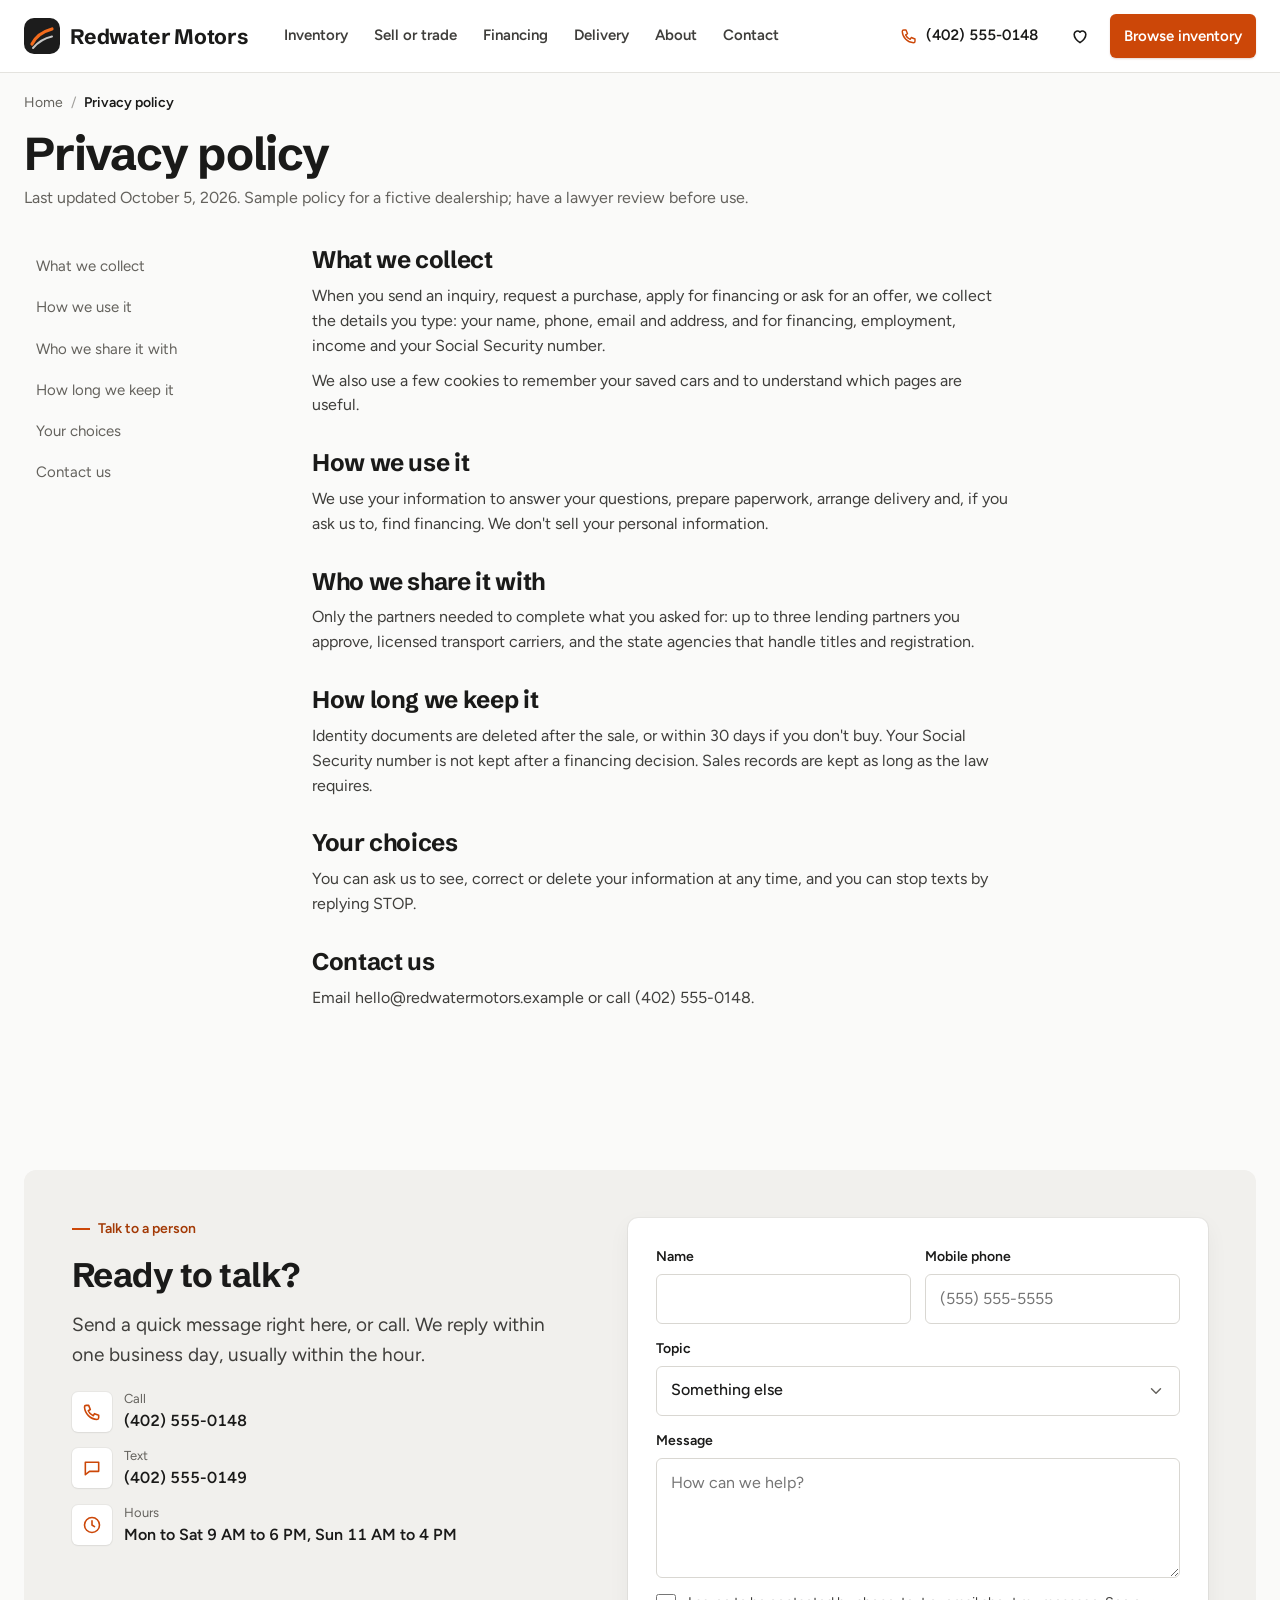
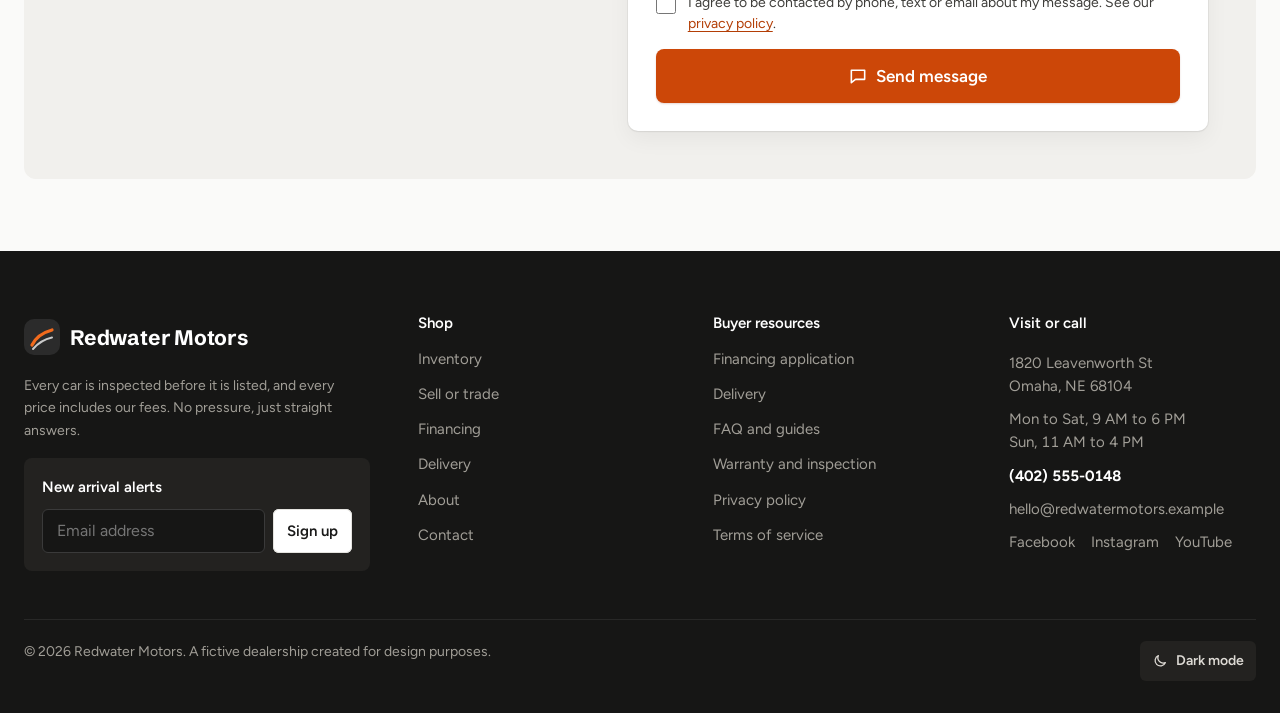
<file: privacy.html>
<!doctype html>
<html lang="en">
<head>
<meta charset="utf-8">
<meta name="viewport" content="width=device-width, initial-scale=1, viewport-fit=cover">
<title>Privacy policy · Redwater Motors</title>
<link rel="preconnect" href="https://fonts.googleapis.com">
<link rel="preconnect" href="https://fonts.gstatic.com" crossorigin>
<link rel="stylesheet" href="https://fonts.googleapis.com/css2?family=Schibsted+Grotesk:wght@500;600;700;800&amp;family=Figtree:wght@400;500;600;700&amp;display=swap">
<link rel="stylesheet" href="style.css">
<script src="app.js" defer></script>
</head>
<body data-page="privacy">
<div id="site-header"></div>

<main id="main" class="sec-last">
  <div class="wrap">
    <nav class="crumbs" aria-label="Breadcrumb"><a href="index.html">Home</a><span class="sep" aria-hidden="true">/</span><span aria-current="page">Privacy policy</span></nav>
    <h1 class="h1" style="margin-top:12px">Privacy policy</h1>
    <p class="muted" style="margin:8px 0 36px">Last updated October 5, 2026. Sample policy for a fictive dealership; have a lawyer review before use.</p>
    <div class="legal">
      <nav class="toc" aria-label="On this page"><a href="#collect">What we collect</a><a href="#use">How we use it</a><a href="#share">Who we share it with</a><a href="#keep">How long we keep it</a><a href="#choices">Your choices</a><a href="#contact-us">Contact us</a></nav>
      <div class="legal-body">
        <section id="collect"><h2>What we collect</h2><p>When you send an inquiry, request a purchase, apply for financing or ask for an offer, we collect the details you type: your name, phone, email and address, and for financing, employment, income and your Social Security number.</p><p>We also use a few cookies to remember your saved cars and to understand which pages are useful.</p></section>
        <section id="use"><h2>How we use it</h2><p>We use your information to answer your questions, prepare paperwork, arrange delivery and, if you ask us to, find financing. We don't sell your personal information.</p></section>
        <section id="share"><h2>Who we share it with</h2><p>Only the partners needed to complete what you asked for: up to three lending partners you approve, licensed transport carriers, and the state agencies that handle titles and registration.</p></section>
        <section id="keep"><h2>How long we keep it</h2><p>Identity documents are deleted after the sale, or within 30 days if you don't buy. Your Social Security number is not kept after a financing decision. Sales records are kept as long as the law requires.</p></section>
        <section id="choices"><h2>Your choices</h2><p>You can ask us to see, correct or delete your information at any time, and you can stop texts by replying STOP.</p></section>
        <section id="contact-us"><h2>Contact us</h2><p>Email hello@redwatermotors.example or call (402) 555-0148.</p></section>
      </div>
    </div>
  </div>
</main>

<div id="site-footer"></div>
</body>
</html>
</file>
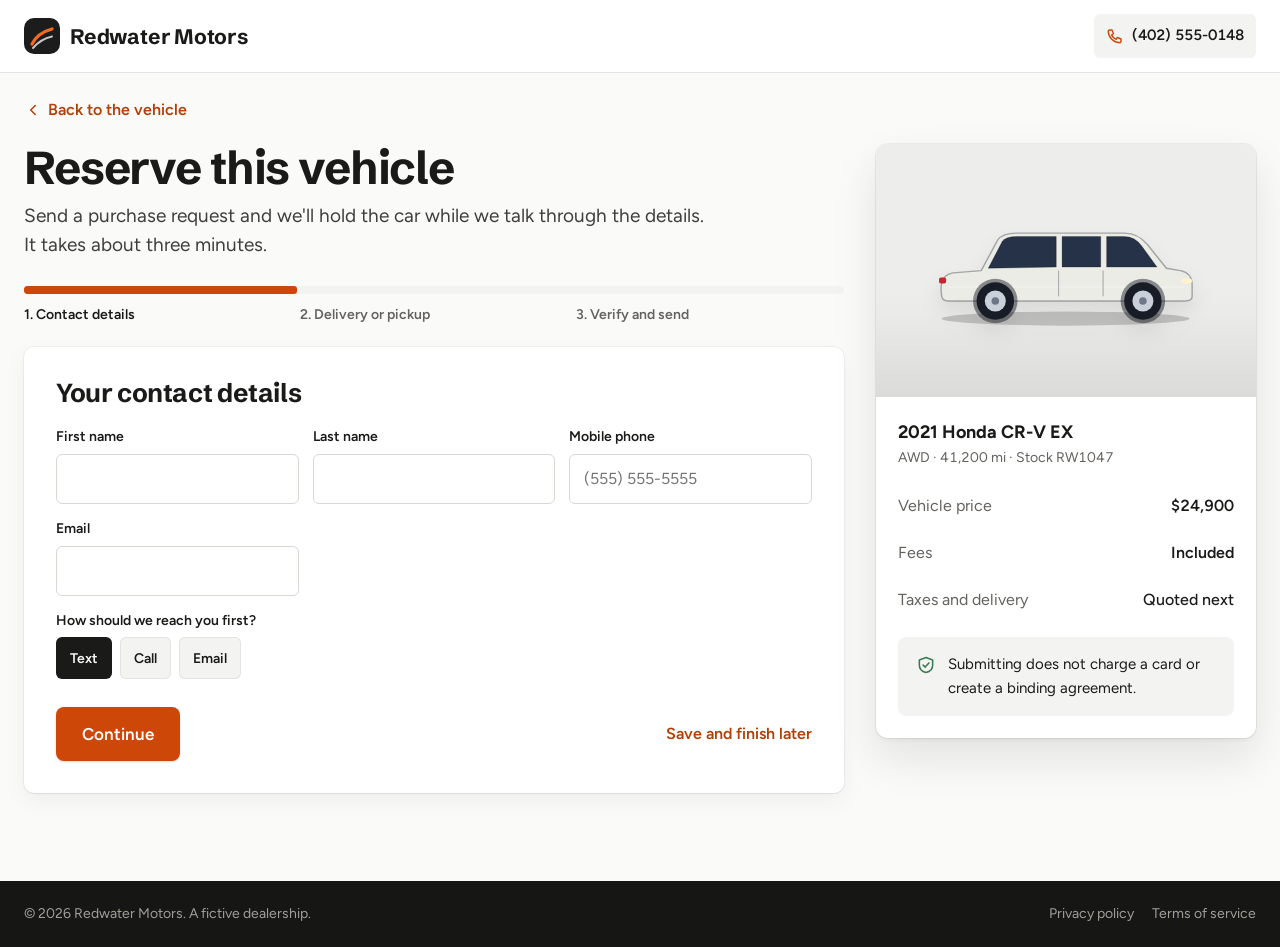
<file: reserve.html>
<!doctype html>
<html lang="en">
<head>
<meta charset="utf-8">
<meta name="viewport" content="width=device-width, initial-scale=1, viewport-fit=cover">
<title>Reserve this vehicle · Redwater Motors</title>
<link rel="preconnect" href="https://fonts.googleapis.com">
<link rel="preconnect" href="https://fonts.gstatic.com" crossorigin>
<link rel="stylesheet" href="https://fonts.googleapis.com/css2?family=Schibsted+Grotesk:wght@500;600;700;800&amp;family=Figtree:wght@400;500;600;700&amp;display=swap">
<link rel="stylesheet" href="style.css">
<script src="app.js" defer></script>
</head>
<body data-page="reserve">
<a class="skip" href="#main">Skip to content</a>
<header class="hdr">
  <div class="wrap">
    <a class="logo" href="index.html" aria-label="Redwater Motors home">
      <svg width="36" height="36" viewBox="0 0 36 36" aria-hidden="true"><rect width="36" height="36" rx="10" fill="#1C1C1C"/><path d="M8 26 C12 18, 19 13.5, 28 11" stroke="#F26B1D" stroke-width="3.2" fill="none" stroke-linecap="round"/><path d="M9 30 C15 23, 21 20, 28 18.5" stroke="#FFFFFF" stroke-width="2" fill="none" stroke-linecap="round" opacity="0.75"/></svg>
      <span class="logo-word">Redwater Motors</span>
    </a>
    <div class="hdr-actions">
      <span class="muted small" style="display:none" id="q-label">Questions?</span>
      <a class="hdr-phone" href="tel:+14025550148" style="background:var(--surface-2)"><svg width="18" height="18" viewBox="0 0 24 24" fill="none" stroke="currentColor" stroke-width="1.9" stroke-linecap="round" stroke-linejoin="round" aria-hidden="true"><path d="M5 4h3l2 5-2.5 1.5a11 11 0 0 0 6 6L15 14l5 2v3a2 2 0 0 1-2 2A16 16 0 0 1 3 6a2 2 0 0 1 2-2z"/></svg><span>(402) 555-0148</span></a>
    </div>
  </div>
</header>

<main id="main" class="sec-last">
  <div class="wrap">
    <a class="link-arrow" id="back-link" href="vehicle.html" style="margin-top:16px">
      <svg width="18" height="18" viewBox="0 0 24 24" fill="none" stroke="currentColor" stroke-width="2" stroke-linecap="round" stroke-linejoin="round" aria-hidden="true"><path d="M15 6l-6 6 6 6"/></svg>
      Back to the vehicle
    </a>

    <div style="display:grid;grid-template-columns:repeat(auto-fit,minmax(min(100%,340px),1fr));gap:32px;align-items:start;margin-top:12px" class="reserve-grid">
      <section aria-labelledby="res-title" style="grid-column:span 2;min-width:0" class="reserve-main">
        <div data-hide-on-done>
          <h1 id="res-title" class="h1">Reserve this vehicle</h1>
          <p class="lead" style="margin:8px 0 26px">Send a purchase request and we'll hold the car while we talk through the details. It takes about three minutes.</p>
        </div>

        <form data-stepper="res-ok" aria-label="Purchase request">
          <div data-step-top style="display:flex;flex-direction:column;gap:10px;margin-bottom:22px">
            <div class="progress" role="progressbar" aria-label="Progress" aria-valuemin="1" aria-valuemax="3" aria-valuenow="1"><span data-progress style="width:33%"></span></div>
            <div class="step-labels"><span data-step-label="1">1. Contact details</span><span data-step-label="2">2. Delivery or pickup</span><span data-step-label="3">3. Verify and send</span></div>
          </div>

          <div class="card card-raised card-pad">
            <div class="step-pane" data-step="1">
              <h2 class="h3" style="margin-bottom:18px">Your contact details</h2>
              <div class="form-grid">
                <label class="field"><span>First name</span><input class="input" id="r-first" name="first" autocomplete="given-name" required></label>
                <label class="field"><span>Last name</span><input class="input" id="r-last" autocomplete="family-name" required></label>
                <label class="field"><span>Mobile phone</span><input class="input" id="r-phone" type="tel" autocomplete="tel" placeholder="(555) 555-5555" required></label>
                <label class="field"><span>Email</span><input class="input" id="r-email" type="email" autocomplete="email" required></label>
                <div class="field span-all">
                  <span class="legend">How should we reach you first?</span>
                  <div style="display:flex;flex-wrap:wrap;gap:8px" data-choices="reach">
                    <button type="button" class="chip chip-sq" data-choose="text" aria-pressed="true">Text</button>
                    <button type="button" class="chip chip-sq" data-choose="call" aria-pressed="false">Call</button>
                    <button type="button" class="chip chip-sq" data-choose="email" aria-pressed="false">Email</button>
                  </div>
                </div>
              </div>
            </div>

            <div class="step-pane" data-step="2" hidden>
              <h2 class="h3" style="margin-bottom:18px">Delivery or pickup</h2>
              <div class="choice-grid" data-choices="handover" style="margin-bottom:20px">
                <button type="button" class="choice" data-choose="delivery" aria-pressed="true"><strong>Deliver to my address</strong><span>We quote transport before anything is final.</span></button>
                <button type="button" class="choice" data-choose="pickup" aria-pressed="false"><strong>Pick up in Omaha</strong><span>Free. We book a time that suits you.</span></button>
              </div>
              <div class="form-grid" data-choice-for="handover:delivery">
                <label class="field span-all"><span>Street address</span><input class="input" id="r-street" autocomplete="street-address" required></label>
                <label class="field"><span>City</span><input class="input" id="r-city" autocomplete="address-level2" required></label>
                <label class="field"><span>State</span>
                  <select class="input" id="r-state" autocomplete="address-level1" required>
                    <option value="">Choose a state</option><option>Nebraska</option><option>Iowa</option><option>Kansas</option><option>Missouri</option><option>South Dakota</option><option>Colorado</option><option>Minnesota</option><option>Another state</option>
                  </select>
                </label>
                <label class="field"><span>ZIP code</span><input class="input" id="r-zip" inputmode="numeric" maxlength="5" autocomplete="postal-code" data-zip required></label>
              </div>
              <div class="notice notice-ok" data-choice-for="handover:pickup" hidden>
                <svg width="20" height="20" viewBox="0 0 24 24" fill="none" stroke="currentColor" stroke-width="1.9" stroke-linecap="round" stroke-linejoin="round" aria-hidden="true"><path d="M12 21s-7-6.2-7-11a7 7 0 0 1 14 0c0 4.8-7 11-7 11z"/><circle cx="12" cy="10" r="2.5"/></svg>
                <span>Pickup at 1820 Leavenworth St, Omaha, NE 68104. We'll text you to confirm a day and time.</span>
              </div>
            </div>

            <div class="step-pane" data-step="3" hidden>
              <h2 class="h3" style="margin-bottom:6px">Verify your identity <span class="muted" style="font-weight:500;font-size:17px">(optional)</span></h2>
              <p class="muted" style="margin-bottom:18px">A photo of your driver's license now speeds up paperwork later. You can skip this and do it in person.</p>
              <label class="drop" for="r-file">
                <svg width="32" height="32" viewBox="0 0 24 24" fill="none" stroke="currentColor" stroke-width="1.8" stroke-linecap="round" stroke-linejoin="round" aria-hidden="true"><path d="M12 16V4M7 9l5-5 5 5"/><path d="M4 16v3a1 1 0 0 0 1 1h14a1 1 0 0 0 1-1v-3"/></svg>
                <strong>Upload front of license</strong>
                <span class="muted small" data-file-name>JPG, PNG or PDF, up to 10 MB. Drag a file here or choose one.</span>
                <input type="file" id="r-file" accept="image/*,.pdf">
              </label>
              <div class="notice notice-ok" style="margin-top:16px">
                <svg width="22" height="22" viewBox="0 0 24 24" fill="none" stroke="currentColor" stroke-width="1.9" stroke-linecap="round" stroke-linejoin="round" aria-hidden="true"><rect x="5" y="11" width="14" height="9" rx="2"/><path d="M8 11V8a4 4 0 0 1 8 0v3"/></svg>
                <span>Your file is encrypted, used only to prepare your paperwork, and deleted after the sale or within 30 days if you don't buy.</span>
              </div>
              <label class="check" style="margin-top:18px"><input type="checkbox" id="r-consent" required><span>I agree to be contacted about this request and accept the <a href="privacy.html">privacy policy</a> and <a href="terms.html">terms of service</a>.</span></label>
            </div>

            <div style="margin-top:28px;display:flex;flex-wrap:wrap;align-items:center;justify-content:space-between;gap:12px">
              <div style="display:flex;gap:10px;flex-wrap:wrap">
                <button type="button" class="btn btn-secondary btn-lg" data-back hidden>Back</button>
                <button type="button" class="btn btn-primary btn-lg" data-next data-final="Submit purchase request">Continue</button>
              </div>
              <a href="#" class="link-arrow" data-save-later>Save and finish later</a>
            </div>
          </div>
        </form>

        <div id="res-ok" class="card card-raised card-pad success" hidden>
          <span class="success-icon"><svg width="28" height="28" viewBox="0 0 24 24" fill="none" stroke="currentColor" stroke-width="2.2" stroke-linecap="round" stroke-linejoin="round" aria-hidden="true"><path d="M5 12.5l4.5 4.5L19 7.5"/></svg></span>
          <h1 class="h1" style="font-size:clamp(30px,3.6vw,40px)">Request received<span data-echo="name"></span>. The <span data-vname>car</span> is on hold for you.</h1>
          <p class="lead">Nothing has been charged and nothing is binding yet. Here's what happens next:</p>
          <ol class="steps" style="grid-template-columns:1fr;gap:10px;margin:8px 0 12px;width:100%">
            <li style="flex-direction:row;align-items:center;padding:16px 18px;background:var(--surface-2);box-shadow:none"><span class="num-dot">1</span><span>A salesperson texts you within two business hours to confirm details.</span></li>
            <li style="flex-direction:row;align-items:center;padding:16px 18px;background:var(--surface-2);box-shadow:none"><span class="num-dot">2</span><span>We send a written price summary with taxes and delivery for your ZIP code.</span></li>
            <li style="flex-direction:row;align-items:center;padding:16px 18px;background:var(--surface-2);box-shadow:none"><span class="num-dot">3</span><span>You decide. If you go ahead, we set up payment, paperwork and delivery together.</span></li>
          </ol>
          <div class="cta-actions">
            <a class="btn btn-primary btn-lg" href="tel:+14025550148">Call (402) 555-0148</a>
            <button type="button" class="btn btn-secondary btn-lg" data-quick="talk">Send a message</button>
          </div>
        </div>
      </section>

      <aside class="card card-hero" aria-label="Your vehicle" id="sum" style="overflow:hidden;position:sticky;top:calc(var(--hdr-h) + 20px)"></aside>
    </div>
  </div>
</main>

<footer class="ftr"><div class="wrap" style="padding-block:22px"><div class="ftr-bottom" style="margin:0;padding:0;box-shadow:none"><span>© 2026 Redwater Motors. A fictive dealership.</span><span style="display:flex;gap:18px"><a href="privacy.html">Privacy policy</a><a href="terms.html">Terms of service</a></span></div></div></footer>
<style>
  @media (max-width: 1023px) { .reserve-main { grid-column: auto !important; } #sum { position: static !important; order: -1; } }
  @media (min-width: 1024px) { .reserve-grid { grid-template-columns: minmax(0, 1fr) 380px !important; } .reserve-main { grid-column: auto !important; } }
</style>
</body>
</html>
</file>
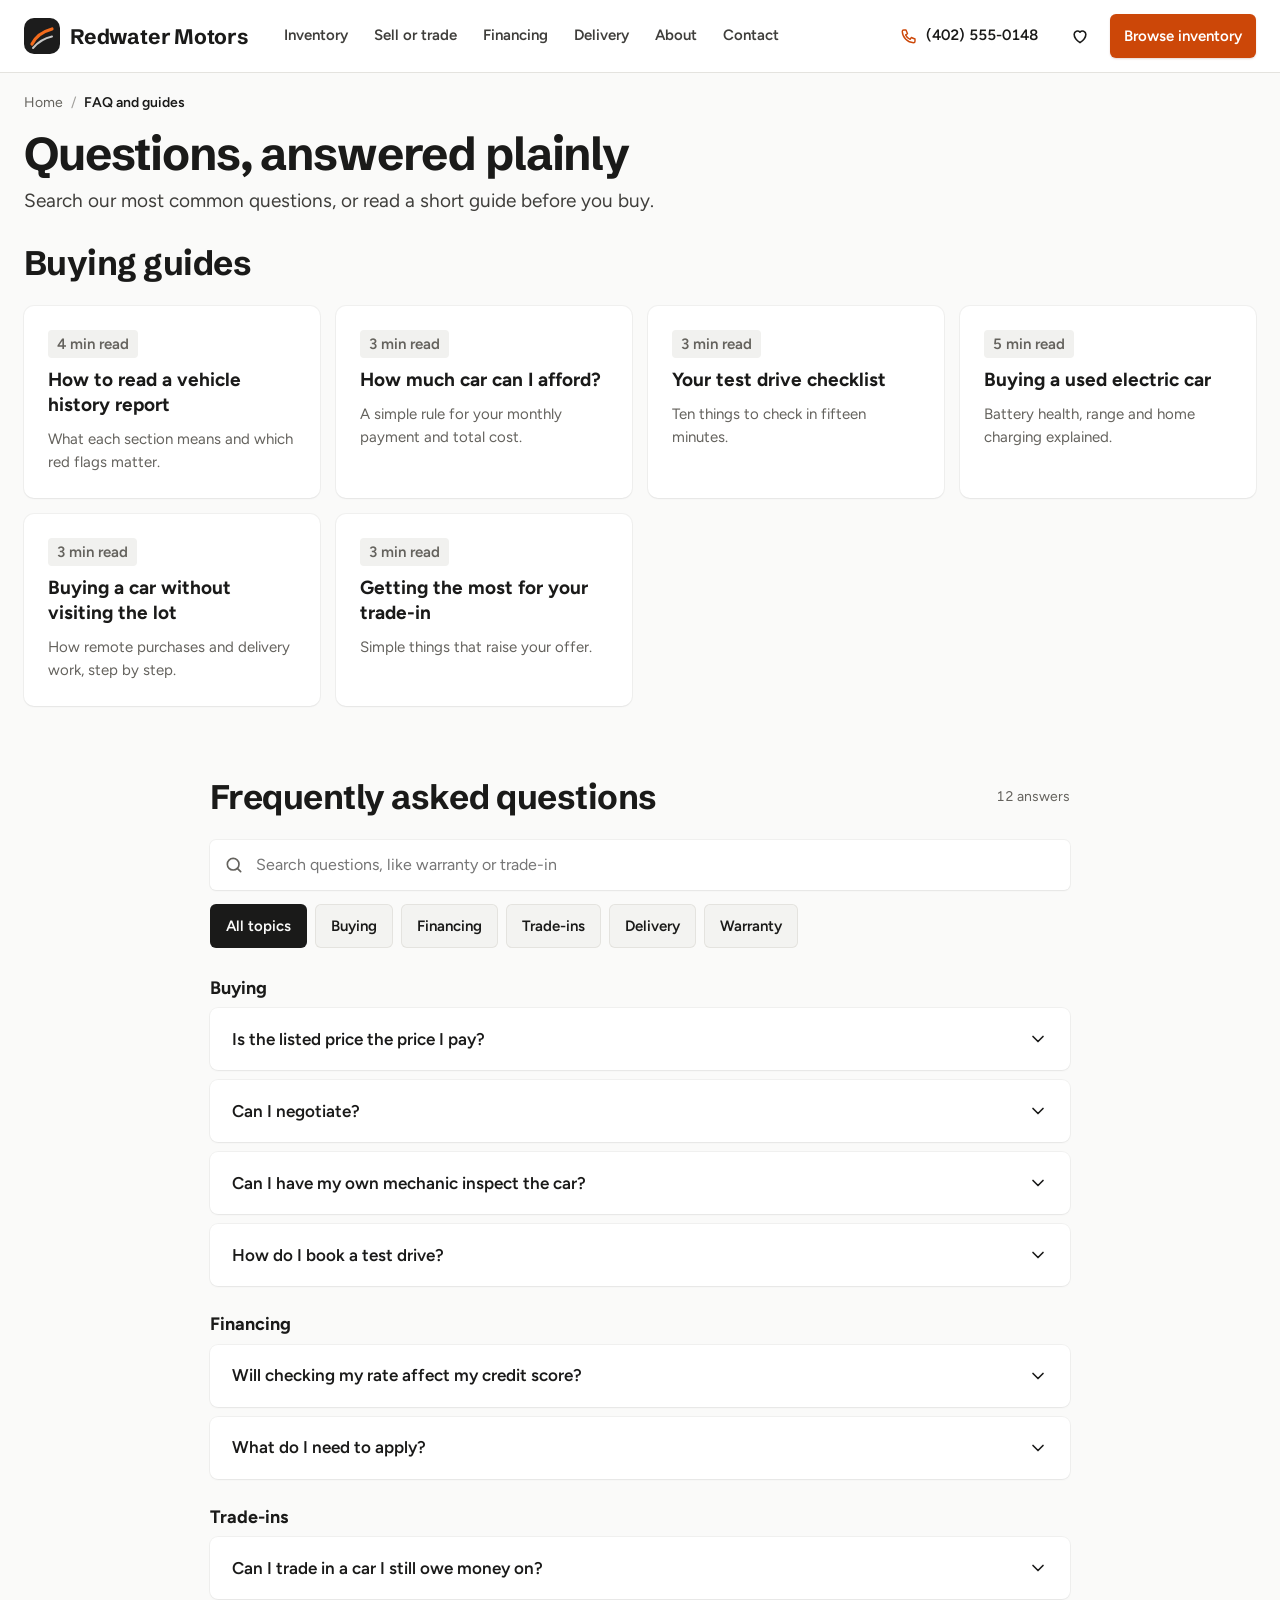
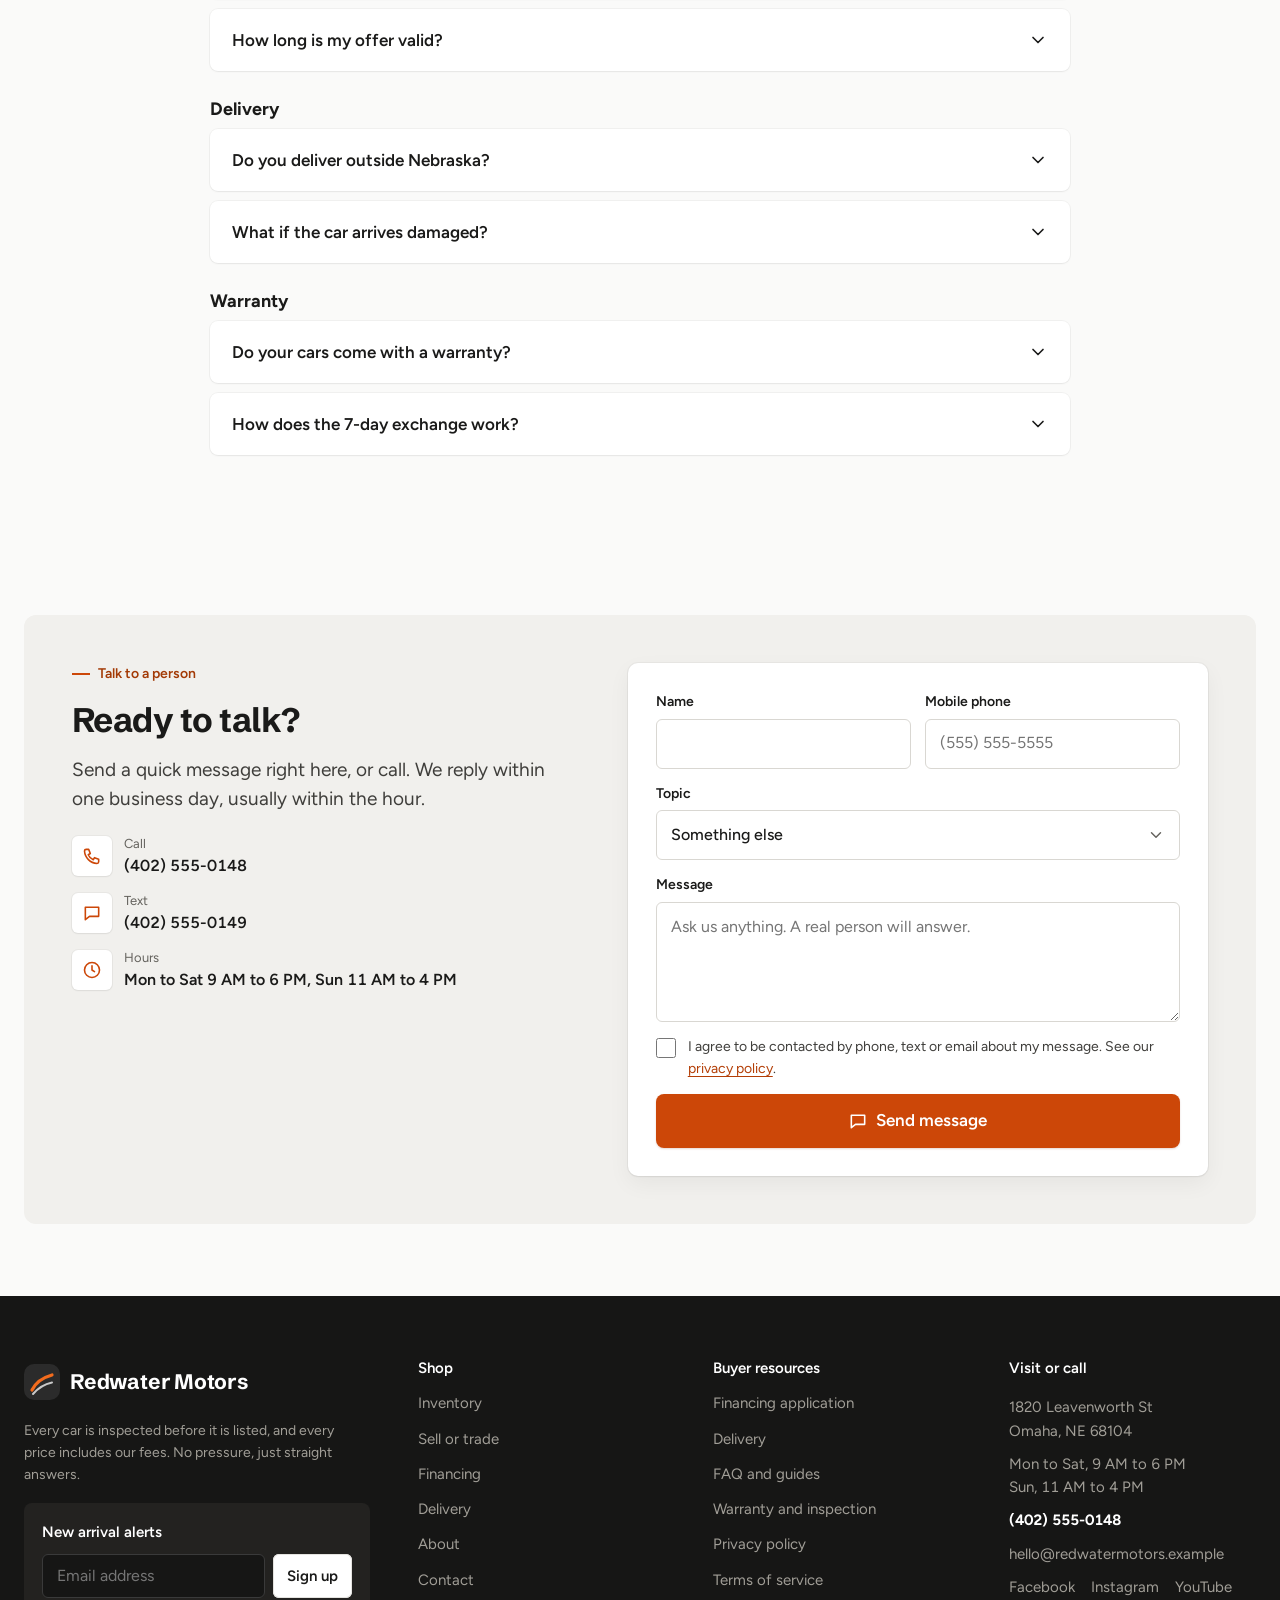
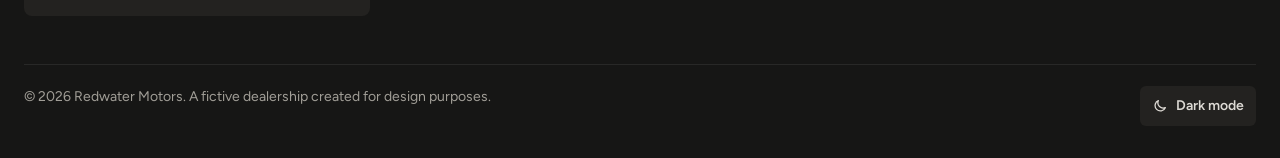
<file: resources.html>
<!doctype html>
<html lang="en">
<head>
<meta charset="utf-8">
<meta name="viewport" content="width=device-width, initial-scale=1, viewport-fit=cover">
<title>FAQ and buying guides · Redwater Motors</title>
<meta name="description" content="Answers about buying, financing, trade-ins, delivery and warranty, plus plain-English used car buying guides.">
<link rel="preconnect" href="https://fonts.googleapis.com">
<link rel="preconnect" href="https://fonts.gstatic.com" crossorigin>
<link rel="stylesheet" href="https://fonts.googleapis.com/css2?family=Schibsted+Grotesk:wght@500;600;700;800&amp;family=Figtree:wght@400;500;600;700&amp;display=swap">
<link rel="stylesheet" href="style.css">
<script src="app.js" defer></script>
</head>
<body data-page="resources">
<div id="site-header"></div>

<main id="main">
  <div class="wrap">
    <nav class="crumbs" aria-label="Breadcrumb"><a href="index.html">Home</a><span class="sep" aria-hidden="true">/</span><span aria-current="page">FAQ and guides</span></nav>
    <h1 class="h1" style="margin-top:12px">Questions, answered plainly</h1>
    <p class="lead" style="margin:8px 0 28px">Search our most common questions, or read a short guide before you buy.</p>
  </div>

  <section aria-labelledby="guides-h">
    <div class="wrap">
      <div class="sec-head"><h2 id="guides-h" class="h2">Buying guides</h2></div>
      <div class="grid g-3" style="gap:16px">
        <button type="button" class="guide-card" data-guide="history"><span class="badge b-info" style="align-self:flex-start">4 min read</span><strong>How to read a vehicle history report</strong><span>What each section means and which red flags matter.</span></button>
        <button type="button" class="guide-card" data-guide="budget"><span class="badge b-info" style="align-self:flex-start">3 min read</span><strong>How much car can I afford?</strong><span>A simple rule for your monthly payment and total cost.</span></button>
        <button type="button" class="guide-card" data-guide="testdrive"><span class="badge b-info" style="align-self:flex-start">3 min read</span><strong>Your test drive checklist</strong><span>Ten things to check in fifteen minutes.</span></button>
        <button type="button" class="guide-card" data-guide="ev"><span class="badge b-info" style="align-self:flex-start">5 min read</span><strong>Buying a used electric car</strong><span>Battery health, range and home charging explained.</span></button>
        <button type="button" class="guide-card" data-guide="remote"><span class="badge b-info" style="align-self:flex-start">3 min read</span><strong>Buying a car without visiting the lot</strong><span>How remote purchases and delivery work, step by step.</span></button>
        <button type="button" class="guide-card" data-guide="trade"><span class="badge b-info" style="align-self:flex-start">3 min read</span><strong>Getting the most for your trade-in</strong><span>Simple things that raise your offer.</span></button>
      </div>
    </div>
  </section>

  <section class="sec sec-last" aria-labelledby="faq-h">
    <div class="wrap wrap-narrow">
      <div class="sec-head row-between" style="align-items:center"><h2 id="faq-h" class="h2">Frequently asked questions</h2><span class="muted small num" id="faq-count" aria-live="polite"></span></div>
      <label class="search-input card" for="faq-q" style="margin-bottom:14px;background:var(--surface);box-shadow:var(--shadow-1)">
        <svg width="20" height="20" viewBox="0 0 24 24" fill="none" stroke="currentColor" stroke-width="2" stroke-linecap="round" aria-hidden="true"><circle cx="11" cy="11" r="7"/><path d="M20 20l-4-4"/></svg>
        <span class="sr-only">Search questions</span>
        <input id="faq-q" type="search" placeholder="Search questions, like warranty or trade-in" autocomplete="off">
      </label>
      <div class="quick-chips" style="margin-bottom:24px" role="group" aria-label="Filter by topic">
        <button type="button" class="chip" data-topic-btn="all" aria-pressed="true">All topics</button>
        <button type="button" class="chip" data-topic-btn="buying" aria-pressed="false">Buying</button>
        <button type="button" class="chip" data-topic-btn="financing" aria-pressed="false">Financing</button>
        <button type="button" class="chip" data-topic-btn="trade" aria-pressed="false">Trade-ins</button>
        <button type="button" class="chip" data-topic-btn="delivery" aria-pressed="false">Delivery</button>
        <button type="button" class="chip" data-topic-btn="warranty" aria-pressed="false">Warranty</button>
      </div>

      <div class="acc" id="faq">
        <h3 class="h4" data-topic-head="buying" style="margin-top:6px">Buying</h3>
        <details data-topic="buying"><summary>Is the listed price the price I pay?<svg width="20" height="20" viewBox="0 0 24 24" fill="none" stroke="currentColor" stroke-width="2" stroke-linecap="round" stroke-linejoin="round" aria-hidden="true"><path d="M6 9l6 6 6-6"/></svg></summary><div class="acc-body">Yes, plus only state taxes, title and registration. Our documentation fee is already included, and we never add surprise add-ons.</div></details>
        <details data-topic="buying"><summary>Can I negotiate?<svg width="20" height="20" viewBox="0 0 24 24" fill="none" stroke="currentColor" stroke-width="2" stroke-linecap="round" stroke-linejoin="round" aria-hidden="true"><path d="M6 9l6 6 6-6"/></svg></summary><div class="acc-body">We price every car close to market from the start, so most buyers find there's little to negotiate. If you've seen a comparable car for less, tell us and we'll take a look.</div></details>
        <details data-topic="buying"><summary>Can I have my own mechanic inspect the car?<svg width="20" height="20" viewBox="0 0 24 24" fill="none" stroke="currentColor" stroke-width="2" stroke-linecap="round" stroke-linejoin="round" aria-hidden="true"><path d="M6 9l6 6 6-6"/></svg></summary><div class="acc-body">Absolutely. We're happy to drive it to a shop near us or let your mechanic come to the lot.</div></details>
        <details data-topic="buying"><summary>How do I book a test drive?<svg width="20" height="20" viewBox="0 0 24 24" fill="none" stroke="currentColor" stroke-width="2" stroke-linecap="round" stroke-linejoin="round" aria-hidden="true"><path d="M6 9l6 6 6-6"/></svg></summary><div class="acc-body">Call or text us, or choose "Test drive or visit" on the contact form. We'll have the car charged or fueled and ready when you arrive.</div></details>

        <h3 class="h4" data-topic-head="financing" style="margin-top:18px">Financing</h3>
        <details data-topic="financing"><summary>Will checking my rate affect my credit score?<svg width="20" height="20" viewBox="0 0 24 24" fill="none" stroke="currentColor" stroke-width="2" stroke-linecap="round" stroke-linejoin="round" aria-hidden="true"><path d="M6 9l6 6 6-6"/></svg></summary><div class="acc-body">Prequalifying uses a soft check where available, which doesn't affect your score. We tell you before any hard inquiry happens.</div></details>
        <details data-topic="financing"><summary>What do I need to apply?<svg width="20" height="20" viewBox="0 0 24 24" fill="none" stroke="currentColor" stroke-width="2" stroke-linecap="round" stroke-linejoin="round" aria-hidden="true"><path d="M6 9l6 6 6-6"/></svg></summary><div class="acc-body">Your address, employment and income details, and your Social Security number at the final step. Lenders may later ask for a recent pay stub.</div></details>

        <h3 class="h4" data-topic-head="trade" style="margin-top:18px">Trade-ins</h3>
        <details data-topic="trade"><summary>Can I trade in a car I still owe money on?<svg width="20" height="20" viewBox="0 0 24 24" fill="none" stroke="currentColor" stroke-width="2" stroke-linecap="round" stroke-linejoin="round" aria-hidden="true"><path d="M6 9l6 6 6-6"/></svg></summary><div class="acc-body">Yes. We pay your lender directly and apply any remaining value to your next car.</div></details>
        <details data-topic="trade"><summary>How long is my offer valid?<svg width="20" height="20" viewBox="0 0 24 24" fill="none" stroke="currentColor" stroke-width="2" stroke-linecap="round" stroke-linejoin="round" aria-hidden="true"><path d="M6 9l6 6 6-6"/></svg></summary><div class="acc-body">Seven days or 250 more miles, whichever comes first, as long as the car matches what you described.</div></details>

        <h3 class="h4" data-topic-head="delivery" style="margin-top:18px">Delivery</h3>
        <details data-topic="delivery"><summary>Do you deliver outside Nebraska?<svg width="20" height="20" viewBox="0 0 24 24" fill="none" stroke="currentColor" stroke-width="2" stroke-linecap="round" stroke-linejoin="round" aria-hidden="true"><path d="M6 9l6 6 6-6"/></svg></summary><div class="acc-body">Yes, to all 50 states with insured carriers. We also handle out-of-state title and registration paperwork.</div></details>
        <details data-topic="delivery"><summary>What if the car arrives damaged?<svg width="20" height="20" viewBox="0 0 24 24" fill="none" stroke="currentColor" stroke-width="2" stroke-linecap="round" stroke-linejoin="round" aria-hidden="true"><path d="M6 9l6 6 6-6"/></svg></summary><div class="acc-body">Note it on the delivery receipt and call us. The car is our responsibility until you sign, and the carrier's insurance covers transport damage.</div></details>

        <h3 class="h4" data-topic-head="warranty" style="margin-top:18px" id="warranty">Warranty</h3>
        <details data-topic="warranty"><summary>Do your cars come with a warranty?<svg width="20" height="20" viewBox="0 0 24 24" fill="none" stroke="currentColor" stroke-width="2" stroke-linecap="round" stroke-linejoin="round" aria-hidden="true"><path d="M6 9l6 6 6-6"/></svg></summary><div class="acc-body">Every car includes a 90-day or 3,000-mile limited powertrain warranty (example terms). Many also have remaining factory coverage, which we list on each car.</div></details>
        <details data-topic="warranty"><summary>How does the 7-day exchange work?<svg width="20" height="20" viewBox="0 0 24 24" fill="none" stroke="currentColor" stroke-width="2" stroke-linecap="round" stroke-linejoin="round" aria-hidden="true"><path d="M6 9l6 6 6-6"/></svg></summary><div class="acc-body">If the car isn't right, bring it back within 7 days and 300 miles and swap it for another one from our inventory (example terms).</div></details>
      </div>
      <div class="empty card" id="faq-empty" hidden>
        <h3 class="h3">No answers match that search</h3>
        <p class="muted">Try another word, or ask us directly. We usually reply within the hour.</p>
        <button type="button" class="btn btn-primary" data-quick="talk">Ask a question</button>
      </div>
    </div>
  </section>

  <dialog class="modal" id="guide-dialog" aria-labelledby="guide-title">
    <div class="modal-head"><h2 class="h3" id="guide-title"></h2><button type="button" class="btn btn-icon btn-secondary" id="guide-close" aria-label="Close guide"><svg width="20" height="20" viewBox="0 0 24 24" fill="none" stroke="currentColor" stroke-width="2.2" stroke-linecap="round" aria-hidden="true"><path d="M6 6l12 12M18 6L6 18"/></svg></button></div>
    <div class="modal-body prose" id="guide-body" style="font-size:16px"></div>
  </dialog>

  <template id="guide-history"><p>A history report pulls records from insurers, repair shops and state title offices using the car's VIN.</p><p><strong style="color:var(--ink)">Check these first:</strong> title brands like salvage or flood, reported accidents and whether airbags deployed, the number of owners, and gaps in the odometer readings.</p><p>One minor accident with a quality repair isn't a deal breaker. A rebuilt title, frame damage or odometer rollback is. Every Redwater listing links to a free report.</p><div class="cta-actions" style="margin-top:8px"><a class="btn btn-primary" href="tel:+14025550148">Call us</a><button type="button" class="btn btn-secondary" data-quick="talk">Send a message</button></div></template>
  <template id="guide-budget"><p>A common rule is to keep your total car costs, including payment, insurance and fuel, under 15 percent of your take-home pay.</p><p>Put down at least 10 percent if you can, and choose the shortest term with a payment you're comfortable with. Longer loans lower the payment but cost more in interest.</p><p>Try our <a href="financing.html#calculator">payment calculator</a> to test different prices and terms.</p><div class="cta-actions" style="margin-top:8px"><a class="btn btn-primary" href="tel:+14025550148">Call us</a><button type="button" class="btn btn-secondary" data-quick="talk">Send a message</button></div></template>
  <template id="guide-testdrive"><p>Drive on a mix of city streets and highway. Listen for clunks over bumps, feel for vibration at highway speed, and brake firmly once in a safe spot.</p><p>Test every button: windows, locks, climate, seat heaters, the infotainment screen and all cameras. Check that the steering returns to center on its own.</p><p>Afterward, look under the car for fresh drips and ask to see the inspection report.</p><div class="cta-actions" style="margin-top:8px"><a class="btn btn-primary" href="tel:+14025550148">Call us</a><button type="button" class="btn btn-secondary" data-quick="talk">Send a message</button></div></template>
  <template id="guide-ev"><p>Battery health matters most. Ask for a battery health percentage; above 85 percent is excellent for a car a few years old.</p><p>Plan for home charging. A standard outlet adds about 4 miles of range per hour, while a 240-volt charger adds 25 to 35.</p><p>Many used EVs under $25,000 qualify for a federal tax credit. Ask us whether a car you like is eligible.</p><div class="cta-actions" style="margin-top:8px"><a class="btn btn-primary" href="tel:+14025550148">Call us</a><button type="button" class="btn btn-secondary" data-quick="talk">Send a message</button></div></template>
  <template id="guide-remote"><p>Start with a video call or extra photos of anything you want to see closely. Then get financing and a delivery quote, sign documents electronically, and choose a delivery date.</p><p>When the car arrives, inspect it with the driver before signing. Our 7-day exchange gives you time to be sure (example terms).</p><div class="cta-actions" style="margin-top:8px"><a class="btn btn-primary" href="tel:+14025550148">Call us</a><button type="button" class="btn btn-secondary" data-quick="talk">Send a message</button></div></template>
  <template id="guide-trade"><p>Clean the car inside and out, gather your service records, and bring both sets of keys. These small things add real value.</p><p>Fix cheap items like burned-out bulbs, but skip expensive repairs. You rarely get that money back.</p><p>Be honest about known issues so the offer doesn't change when we see the car.</p><div class="cta-actions" style="margin-top:8px"><a class="btn btn-primary" href="sell.html">Get your offer</a><button type="button" class="btn btn-secondary" data-quick="talk">Send a message</button></div></template>
</main>

<div id="site-footer"></div>
</body>
</html>
</file>
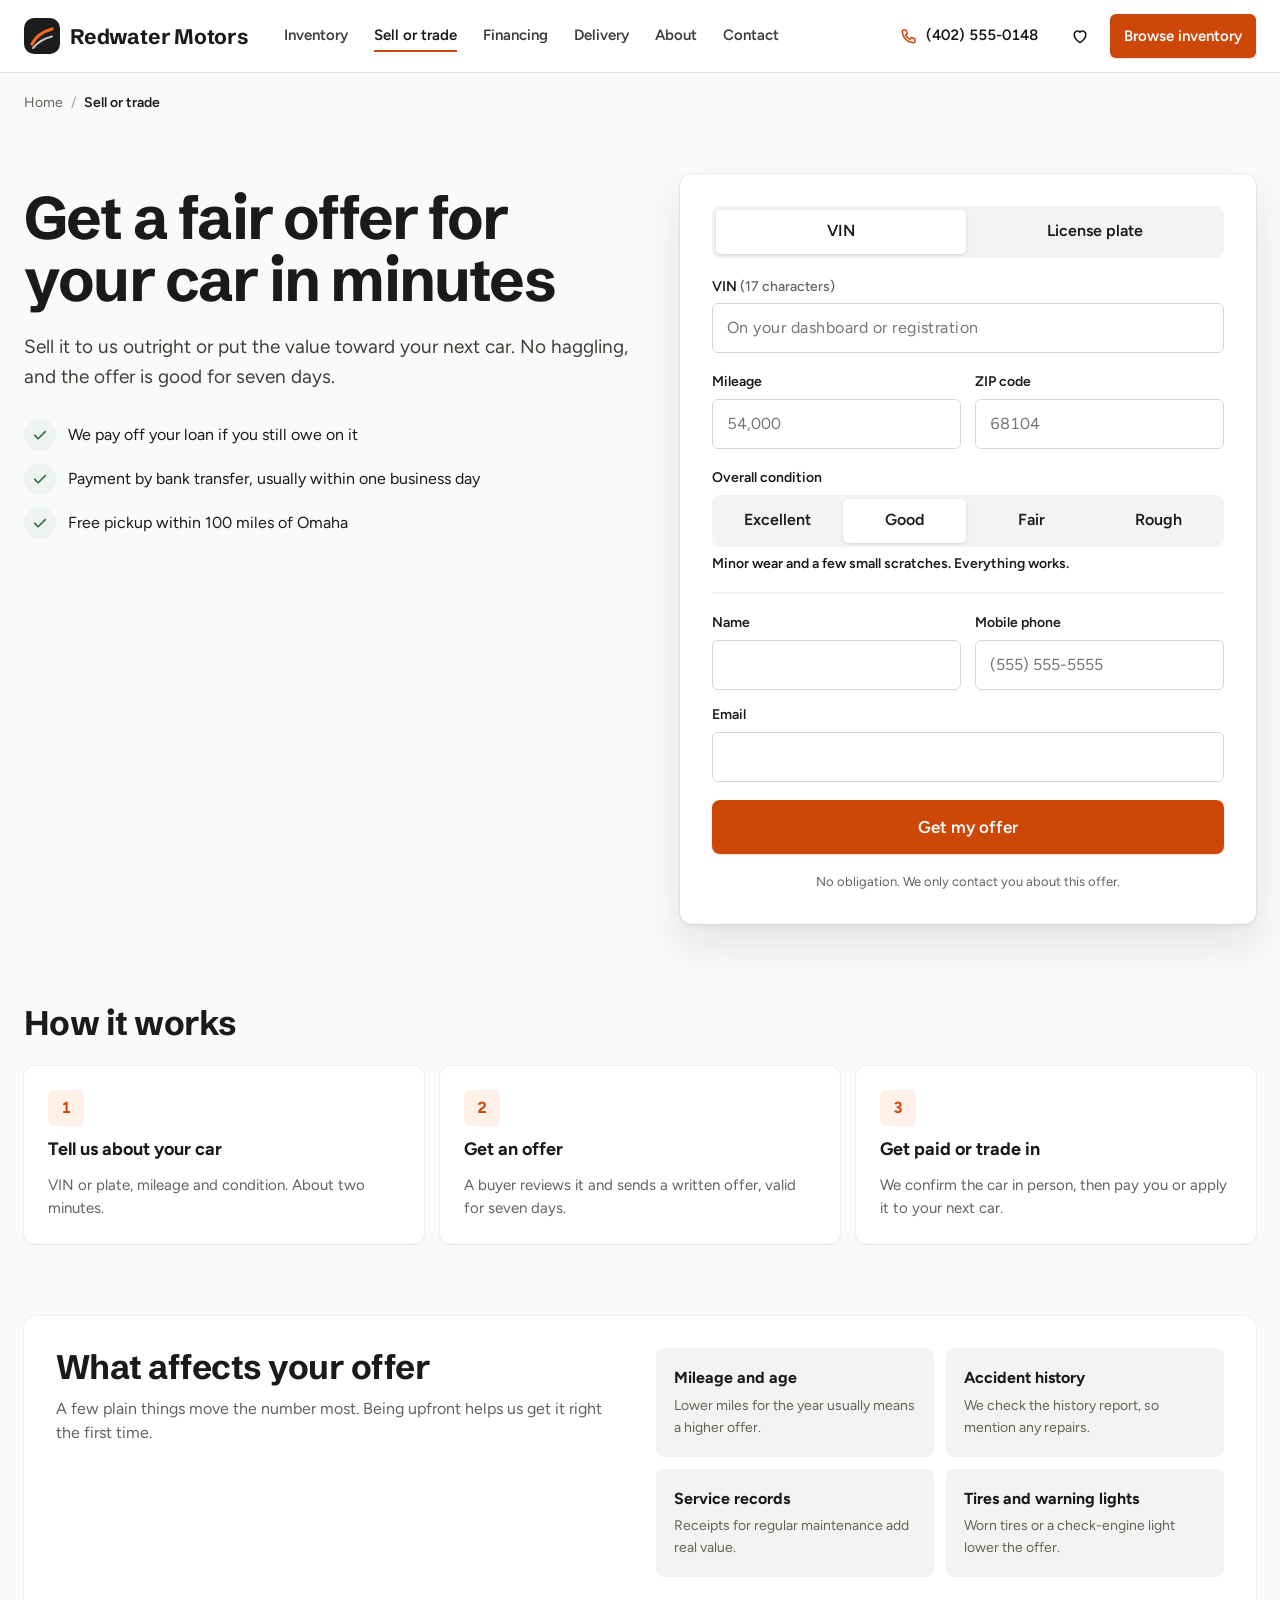
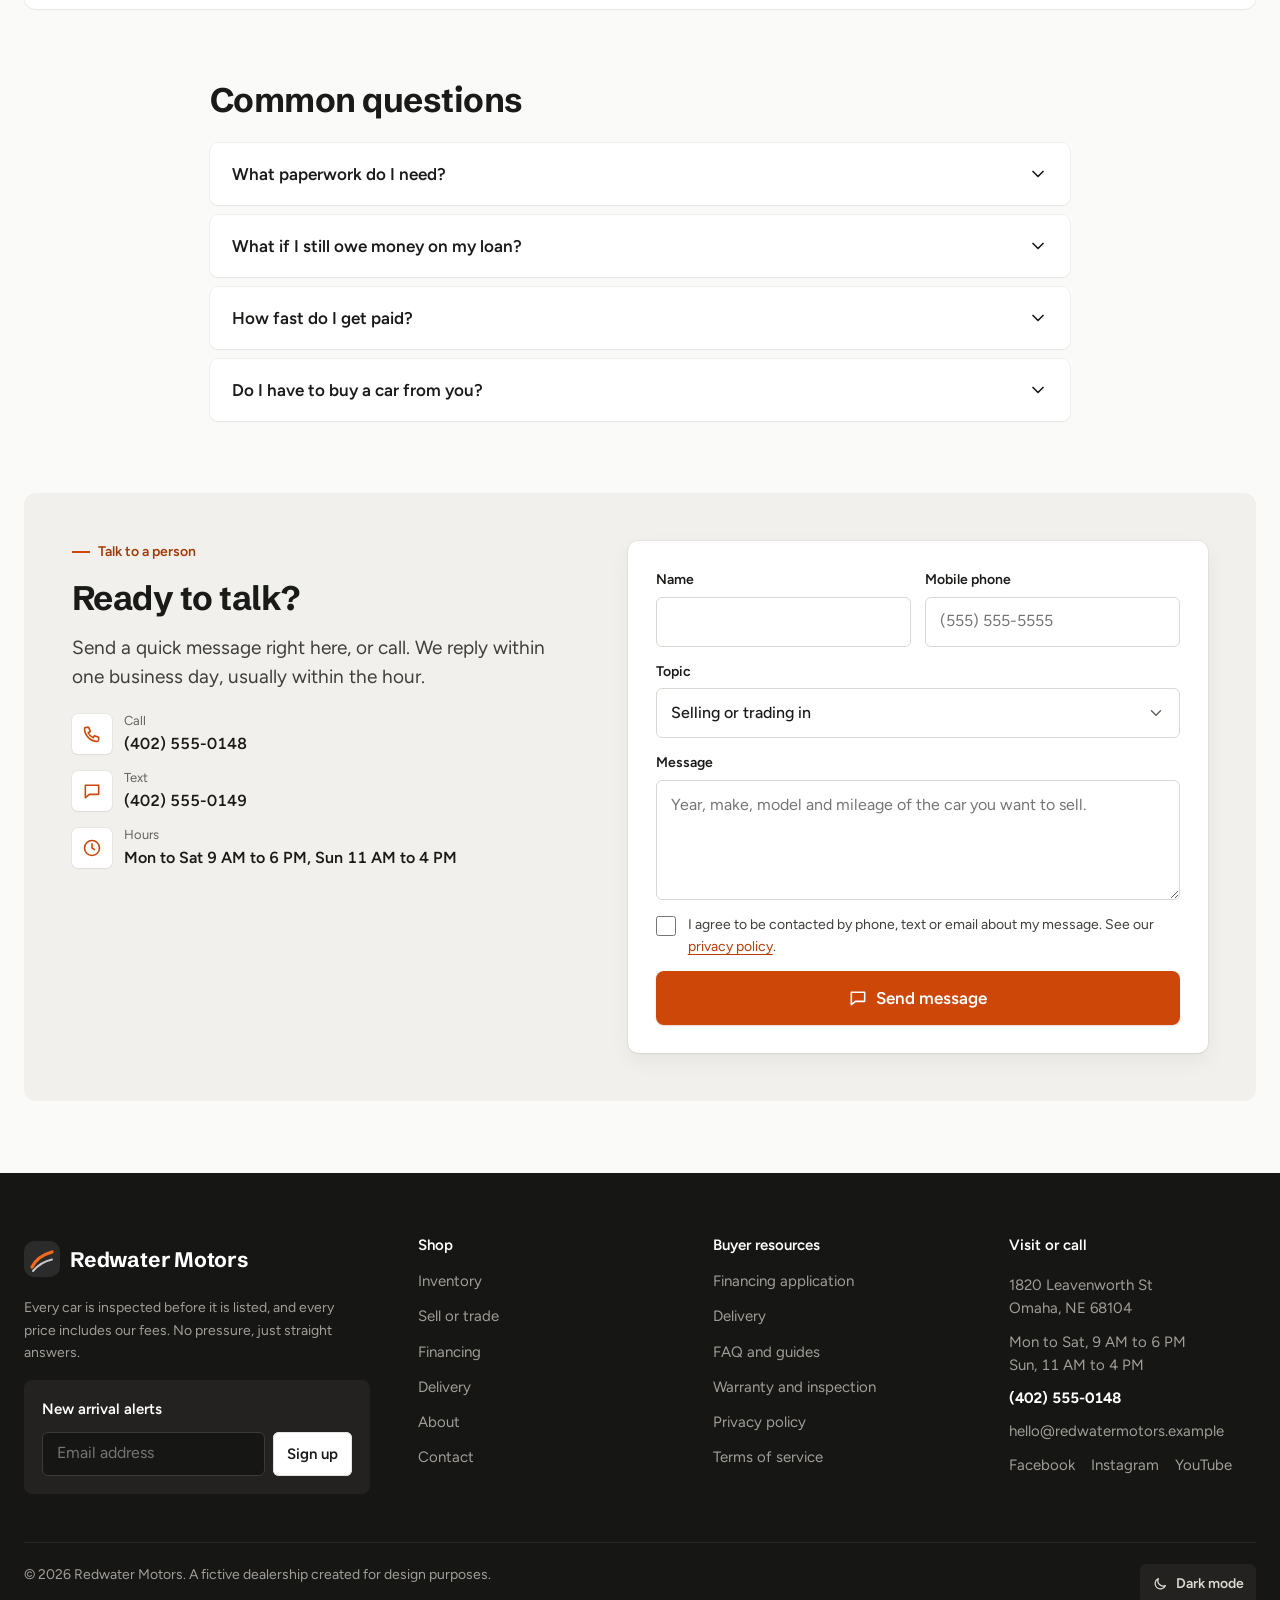
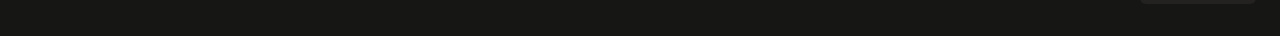
<file: sell.html>
<!doctype html>
<html lang="en">
<head>
<meta charset="utf-8">
<meta name="viewport" content="width=device-width, initial-scale=1, viewport-fit=cover">
<title>Sell or trade your car · Redwater Motors</title>
<meta name="description" content="Get a fair offer for your car in minutes. Sell it to us or trade it in.">
<link rel="preconnect" href="https://fonts.googleapis.com">
<link rel="preconnect" href="https://fonts.gstatic.com" crossorigin>
<link rel="stylesheet" href="https://fonts.googleapis.com/css2?family=Schibsted+Grotesk:wght@500;600;700;800&amp;family=Figtree:wght@400;500;600;700&amp;display=swap">
<link rel="stylesheet" href="style.css">
<script src="app.js" defer></script>
</head>
<body data-page="sell">
<div id="site-header"></div>

<main id="main">
  <div class="wrap">
    <nav class="crumbs" aria-label="Breadcrumb"><a href="index.html">Home</a><span class="sep" aria-hidden="true">/</span><span aria-current="page">Sell or trade</span></nav>
  </div>
  <section class="hero" aria-labelledby="sell-title">
    <div class="wrap hero-grid" style="align-items:start">
      <div class="hero-copy" style="padding-top:12px">
        <h1 id="sell-title" class="display">Get a fair offer for your car in minutes</h1>
        <p class="lead">Sell it to us outright or put the value toward your next car. No haggling, and the offer is good for seven days.</p>
        <ul class="stack" style="list-style:none;margin:6px 0 0;padding:0;gap:12px">
          <li style="display:flex;gap:12px;align-items:center"><span class="icon-box ib-ok" style="width:32px;height:32px;border-radius:999px"><svg width="18" height="18" viewBox="0 0 24 24" fill="none" stroke="currentColor" stroke-width="2.2" stroke-linecap="round" stroke-linejoin="round" aria-hidden="true"><path d="M5 12.5l4.5 4.5L19 7.5"/></svg></span>We pay off your loan if you still owe on it</li>
          <li style="display:flex;gap:12px;align-items:center"><span class="icon-box ib-ok" style="width:32px;height:32px;border-radius:999px"><svg width="18" height="18" viewBox="0 0 24 24" fill="none" stroke="currentColor" stroke-width="2.2" stroke-linecap="round" stroke-linejoin="round" aria-hidden="true"><path d="M5 12.5l4.5 4.5L19 7.5"/></svg></span>Payment by bank transfer, usually within one business day</li>
          <li style="display:flex;gap:12px;align-items:center"><span class="icon-box ib-ok" style="width:32px;height:32px;border-radius:999px"><svg width="18" height="18" viewBox="0 0 24 24" fill="none" stroke="currentColor" stroke-width="2.2" stroke-linecap="round" stroke-linejoin="round" aria-hidden="true"><path d="M5 12.5l4.5 4.5L19 7.5"/></svg></span>Free pickup within 100 miles of Omaha</li>
        </ul>
      </div>

      <div class="card card-hero card-pad" style="order:0">
        <form id="sell-form" data-fake="sell-ok" class="stack" style="gap:18px" aria-label="Get my offer">
          <div class="seg" data-choices="idby" role="group" aria-label="Identify your car by">
            <button type="button" data-choose="vin" aria-pressed="true">VIN</button>
            <button type="button" data-choose="plate" aria-pressed="false">License plate</button>
          </div>
          <label class="field" data-choice-for="idby:vin"><span>VIN <span class="opt">(17 characters)</span></span><input class="input" id="s-vin" maxlength="17" autocomplete="off" placeholder="On your dashboard or registration" style="letter-spacing:0.03em;text-transform:none" data-vin required></label>
          <div class="form-grid" data-choice-for="idby:plate" hidden>
            <label class="field"><span>Plate number</span><input class="input" id="s-plate" autocomplete="off" required></label>
            <label class="field"><span>State</span><select class="input" id="s-state" required><option value="">Choose</option><option>Nebraska</option><option>Iowa</option><option>Kansas</option><option>Missouri</option><option>South Dakota</option><option>Another state</option></select></label>
          </div>
          <div class="form-grid">
            <label class="field"><span>Mileage</span><input class="input num" id="s-miles" inputmode="numeric" placeholder="54,000" required></label>
            <label class="field"><span>ZIP code</span><input class="input num" id="s-zip" inputmode="numeric" maxlength="5" placeholder="68104" data-zip required></label>
          </div>
          <div class="field">
            <span class="legend">Overall condition</span>
            <div class="seg" data-choices="cond" role="group" aria-label="Overall condition">
              <button type="button" data-choose="excellent" data-hint="Looks and drives like new. No warning lights or repairs needed." aria-pressed="false">Excellent</button>
              <button type="button" data-choose="good" data-hint="Minor wear and a few small scratches. Everything works." aria-pressed="true">Good</button>
              <button type="button" data-choose="fair" data-hint="Visible wear or dents, or a repair it needs soon." aria-pressed="false">Fair</button>
              <button type="button" data-choose="rough" data-hint="Needs significant work, or doesn't run reliably." aria-pressed="false">Rough</button>
            </div>
            <span class="muted small" data-hint-for="cond">Minor wear and a few small scratches. Everything works.</span>
          </div>
          <div style="height:2px;border-radius:1px;background:var(--surface-2)"></div>
          <div class="form-grid">
            <label class="field"><span>Name</span><input class="input" id="s-name" name="name" autocomplete="name" required></label>
            <label class="field"><span>Mobile phone</span><input class="input" id="s-phone" type="tel" autocomplete="tel" placeholder="(555) 555-5555" required></label>
            <label class="field span-all"><span>Email</span><input class="input" id="s-email" type="email" autocomplete="email" required></label>
          </div>
          <button class="btn btn-primary btn-lg btn-block" type="submit">Get my offer</button>
          <p class="muted tiny" style="text-align:center">No obligation. We only contact you about this offer.</p>
        </form>
        <div id="sell-ok" class="success" hidden>
          <span class="success-icon"><svg width="28" height="28" viewBox="0 0 24 24" fill="none" stroke="currentColor" stroke-width="2.2" stroke-linecap="round" stroke-linejoin="round" aria-hidden="true"><path d="M5 12.5l4.5 4.5L19 7.5"/></svg></span>
          <h2 class="h3">Thanks<span data-echo="name"></span>. A buyer is reviewing your car.</h2>
          <p class="muted">You'll get a written offer by text and email within two business hours during opening times. It stays valid for seven days.</p>
          <div class="notice notice-ok" style="width:100%"><svg width="20" height="20" viewBox="0 0 24 24" fill="none" stroke="currentColor" stroke-width="1.9" stroke-linecap="round" stroke-linejoin="round" aria-hidden="true"><path d="M6 3h8l4 4v14H6z"/><path d="M14 3v4h4M9 12h6M9 16h6"/></svg><span>While you wait, find your title and any loan account details. That's all the paperwork you need.</span></div>
          <button type="button" class="btn btn-secondary" data-reset="sell-form">Value another car</button>
        </div>
      </div>
    </div>
  </section>

  <section class="sec" aria-labelledby="sell-steps">
    <div class="wrap">
      <div class="sec-head"><h2 id="sell-steps" class="h2">How it works</h2></div>
      <ol class="steps" style="grid-template-columns:repeat(auto-fit,minmax(min(100%,280px),1fr))">
        <li><span class="num-dot">1</span><strong>Tell us about your car</strong><span>VIN or plate, mileage and condition. About two minutes.</span></li>
        <li><span class="num-dot">2</span><strong>Get an offer</strong><span>A buyer reviews it and sends a written offer, valid for seven days.</span></li>
        <li><span class="num-dot">3</span><strong>Get paid or trade in</strong><span>We confirm the car in person, then pay you or apply it to your next car.</span></li>
      </ol>
    </div>
  </section>

  <section class="sec" aria-labelledby="affects">
    <div class="wrap">
      <div class="card card-pad" style="display:grid;grid-template-columns:repeat(auto-fit,minmax(min(100%,300px),1fr));gap:32px;border-radius:var(--r-xl)">
        <div class="stack" style="gap:10px"><h2 id="affects" class="h2">What affects your offer</h2><p class="muted">A few plain things move the number most. Being upfront helps us get it right the first time.</p></div>
        <div style="display:grid;grid-template-columns:repeat(auto-fit,minmax(min(100%,220px),1fr));gap:12px;grid-column:span 1">
          <div class="tile"><strong>Mileage and age</strong><p class="muted small" style="margin-top:4px">Lower miles for the year usually means a higher offer.</p></div>
          <div class="tile"><strong>Accident history</strong><p class="muted small" style="margin-top:4px">We check the history report, so mention any repairs.</p></div>
          <div class="tile"><strong>Service records</strong><p class="muted small" style="margin-top:4px">Receipts for regular maintenance add real value.</p></div>
          <div class="tile"><strong>Tires and warning lights</strong><p class="muted small" style="margin-top:4px">Worn tires or a check-engine light lower the offer.</p></div>
        </div>
      </div>
    </div>
  </section>

  <section class="sec" aria-labelledby="sell-faq">
    <div class="wrap wrap-narrow">
      <div class="sec-head"><h2 id="sell-faq" class="h2">Common questions</h2></div>
      <div class="acc">
        <details><summary>What paperwork do I need?<svg width="20" height="20" viewBox="0 0 24 24" fill="none" stroke="currentColor" stroke-width="2" stroke-linecap="round" stroke-linejoin="round" aria-hidden="true"><path d="M6 9l6 6 6-6"/></svg></summary><div class="acc-body">Your title (or loan details if a lender holds it), a valid photo ID, current registration and all keys. We handle the rest of the forms.</div></details>
        <details><summary>What if I still owe money on my loan?<svg width="20" height="20" viewBox="0 0 24 24" fill="none" stroke="currentColor" stroke-width="2" stroke-linecap="round" stroke-linejoin="round" aria-hidden="true"><path d="M6 9l6 6 6-6"/></svg></summary><div class="acc-body">That's common. We pay your lender directly. If the offer is more than you owe, you get the difference. If it's less, you can pay the gap or roll it into your next car.</div></details>
        <details><summary>How fast do I get paid?<svg width="20" height="20" viewBox="0 0 24 24" fill="none" stroke="currentColor" stroke-width="2" stroke-linecap="round" stroke-linejoin="round" aria-hidden="true"><path d="M6 9l6 6 6-6"/></svg></summary><div class="acc-body">Once we confirm the car in person, we send a bank transfer, usually within one business day. A same-day check is available if you prefer.</div></details>
        <details><summary>Do I have to buy a car from you?<svg width="20" height="20" viewBox="0 0 24 24" fill="none" stroke="currentColor" stroke-width="2" stroke-linecap="round" stroke-linejoin="round" aria-hidden="true"><path d="M6 9l6 6 6-6"/></svg></summary><div class="acc-body">No. We buy cars outright every day, whether or not you're shopping with us.</div></details>
      </div>
    </div>
  </section>
</main>

<div id="site-footer"></div>
</body>
</html>
</file>
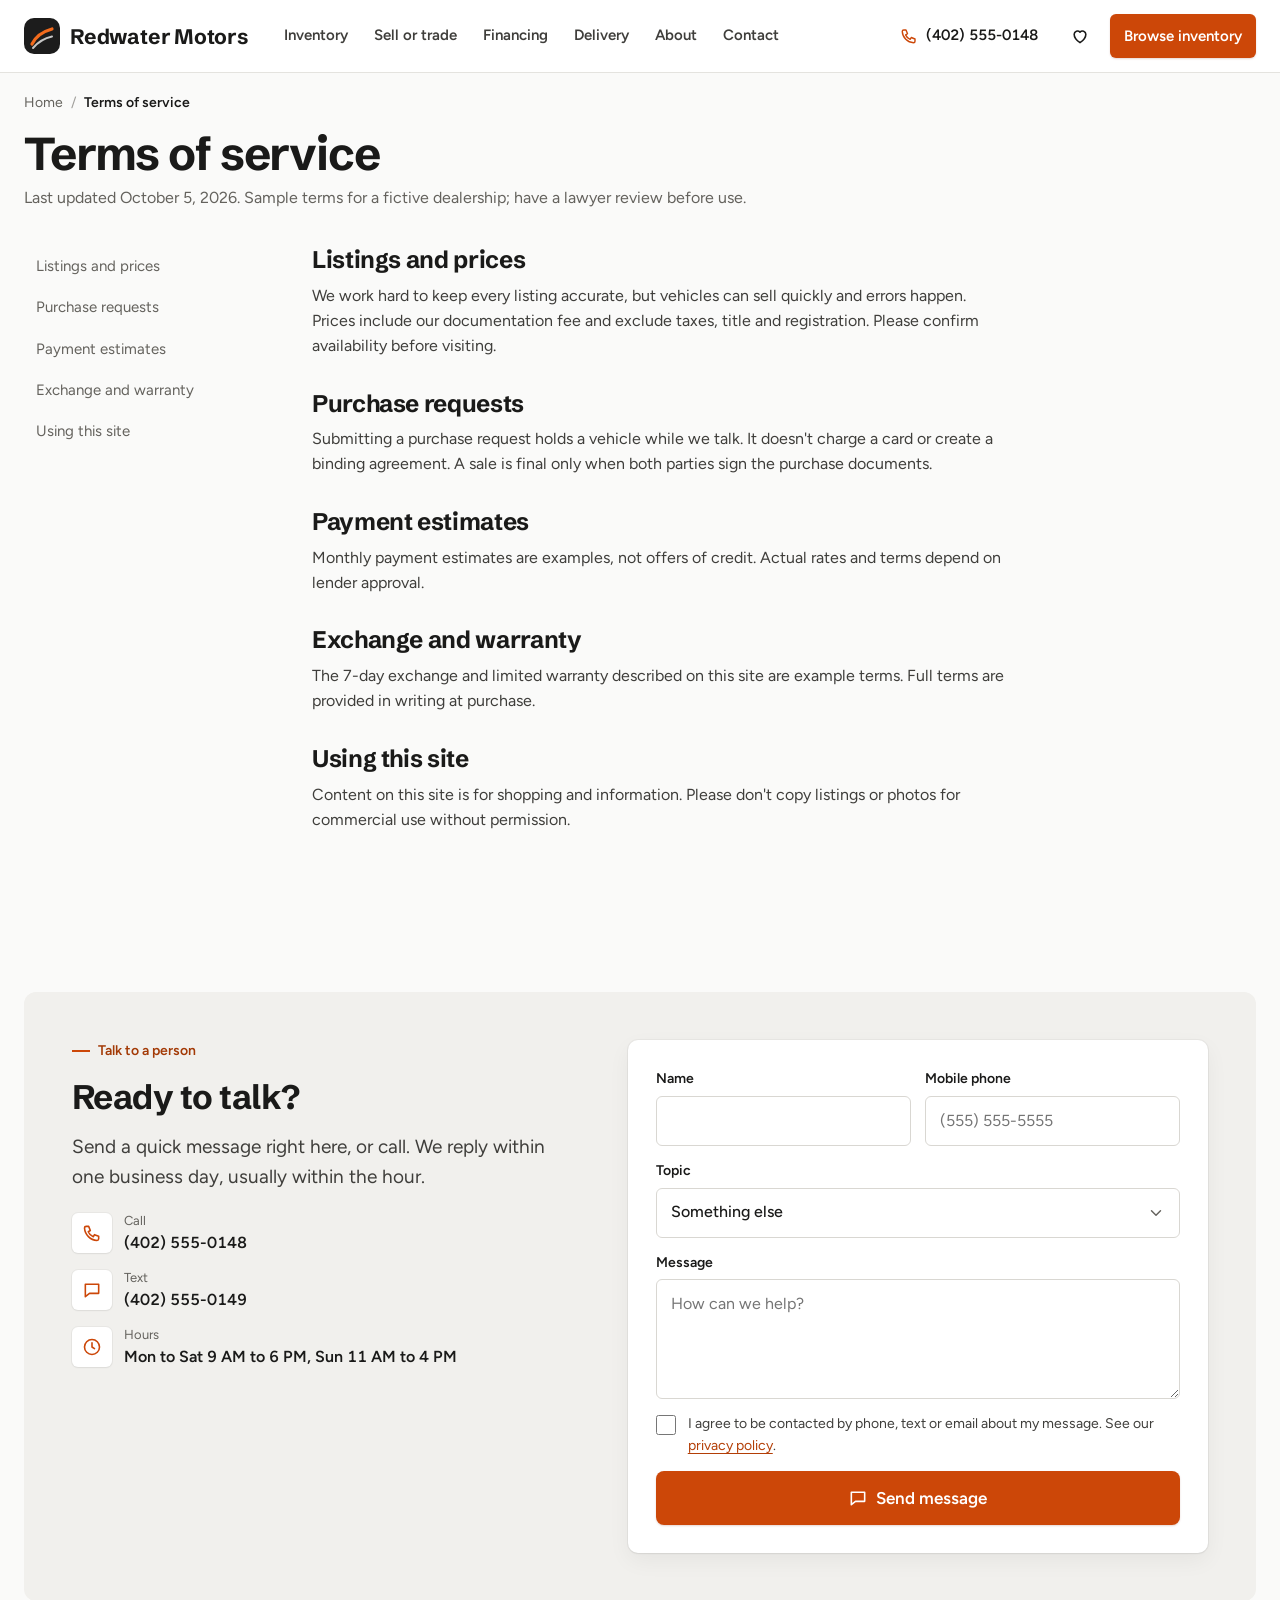
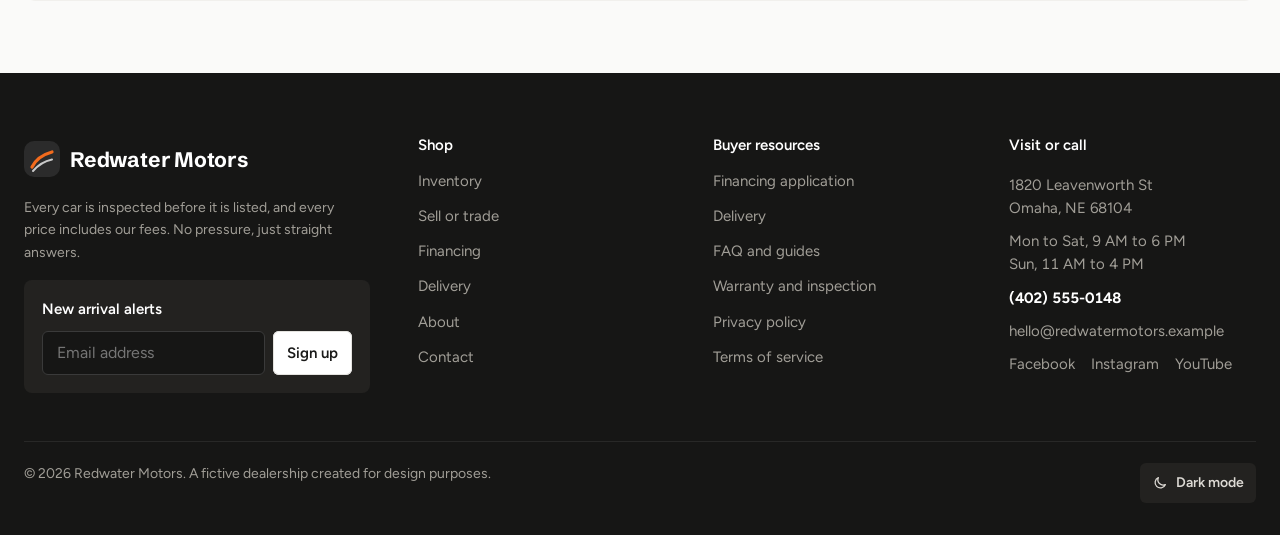
<file: terms.html>
<!doctype html>
<html lang="en">
<head>
<meta charset="utf-8">
<meta name="viewport" content="width=device-width, initial-scale=1, viewport-fit=cover">
<title>Terms of service · Redwater Motors</title>
<link rel="preconnect" href="https://fonts.googleapis.com">
<link rel="preconnect" href="https://fonts.gstatic.com" crossorigin>
<link rel="stylesheet" href="https://fonts.googleapis.com/css2?family=Schibsted+Grotesk:wght@500;600;700;800&amp;family=Figtree:wght@400;500;600;700&amp;display=swap">
<link rel="stylesheet" href="style.css">
<script src="app.js" defer></script>
</head>
<body data-page="terms">
<div id="site-header"></div>

<main id="main" class="sec-last">
  <div class="wrap">
    <nav class="crumbs" aria-label="Breadcrumb"><a href="index.html">Home</a><span class="sep" aria-hidden="true">/</span><span aria-current="page">Terms of service</span></nav>
    <h1 class="h1" style="margin-top:12px">Terms of service</h1>
    <p class="muted" style="margin:8px 0 36px">Last updated October 5, 2026. Sample terms for a fictive dealership; have a lawyer review before use.</p>
    <div class="legal">
      <nav class="toc" aria-label="On this page"><a href="#listings">Listings and prices</a><a href="#requests">Purchase requests</a><a href="#estimates">Payment estimates</a><a href="#exchange">Exchange and warranty</a><a href="#site">Using this site</a></nav>
      <div class="legal-body">
        <section id="listings"><h2>Listings and prices</h2><p>We work hard to keep every listing accurate, but vehicles can sell quickly and errors happen. Prices include our documentation fee and exclude taxes, title and registration. Please confirm availability before visiting.</p></section>
        <section id="requests"><h2>Purchase requests</h2><p>Submitting a purchase request holds a vehicle while we talk. It doesn't charge a card or create a binding agreement. A sale is final only when both parties sign the purchase documents.</p></section>
        <section id="estimates"><h2>Payment estimates</h2><p>Monthly payment estimates are examples, not offers of credit. Actual rates and terms depend on lender approval.</p></section>
        <section id="exchange"><h2>Exchange and warranty</h2><p>The 7-day exchange and limited warranty described on this site are example terms. Full terms are provided in writing at purchase.</p></section>
        <section id="site"><h2>Using this site</h2><p>Content on this site is for shopping and information. Please don't copy listings or photos for commercial use without permission.</p></section>
      </div>
    </div>
  </div>
</main>

<div id="site-footer"></div>
</body>
</html>
</file>
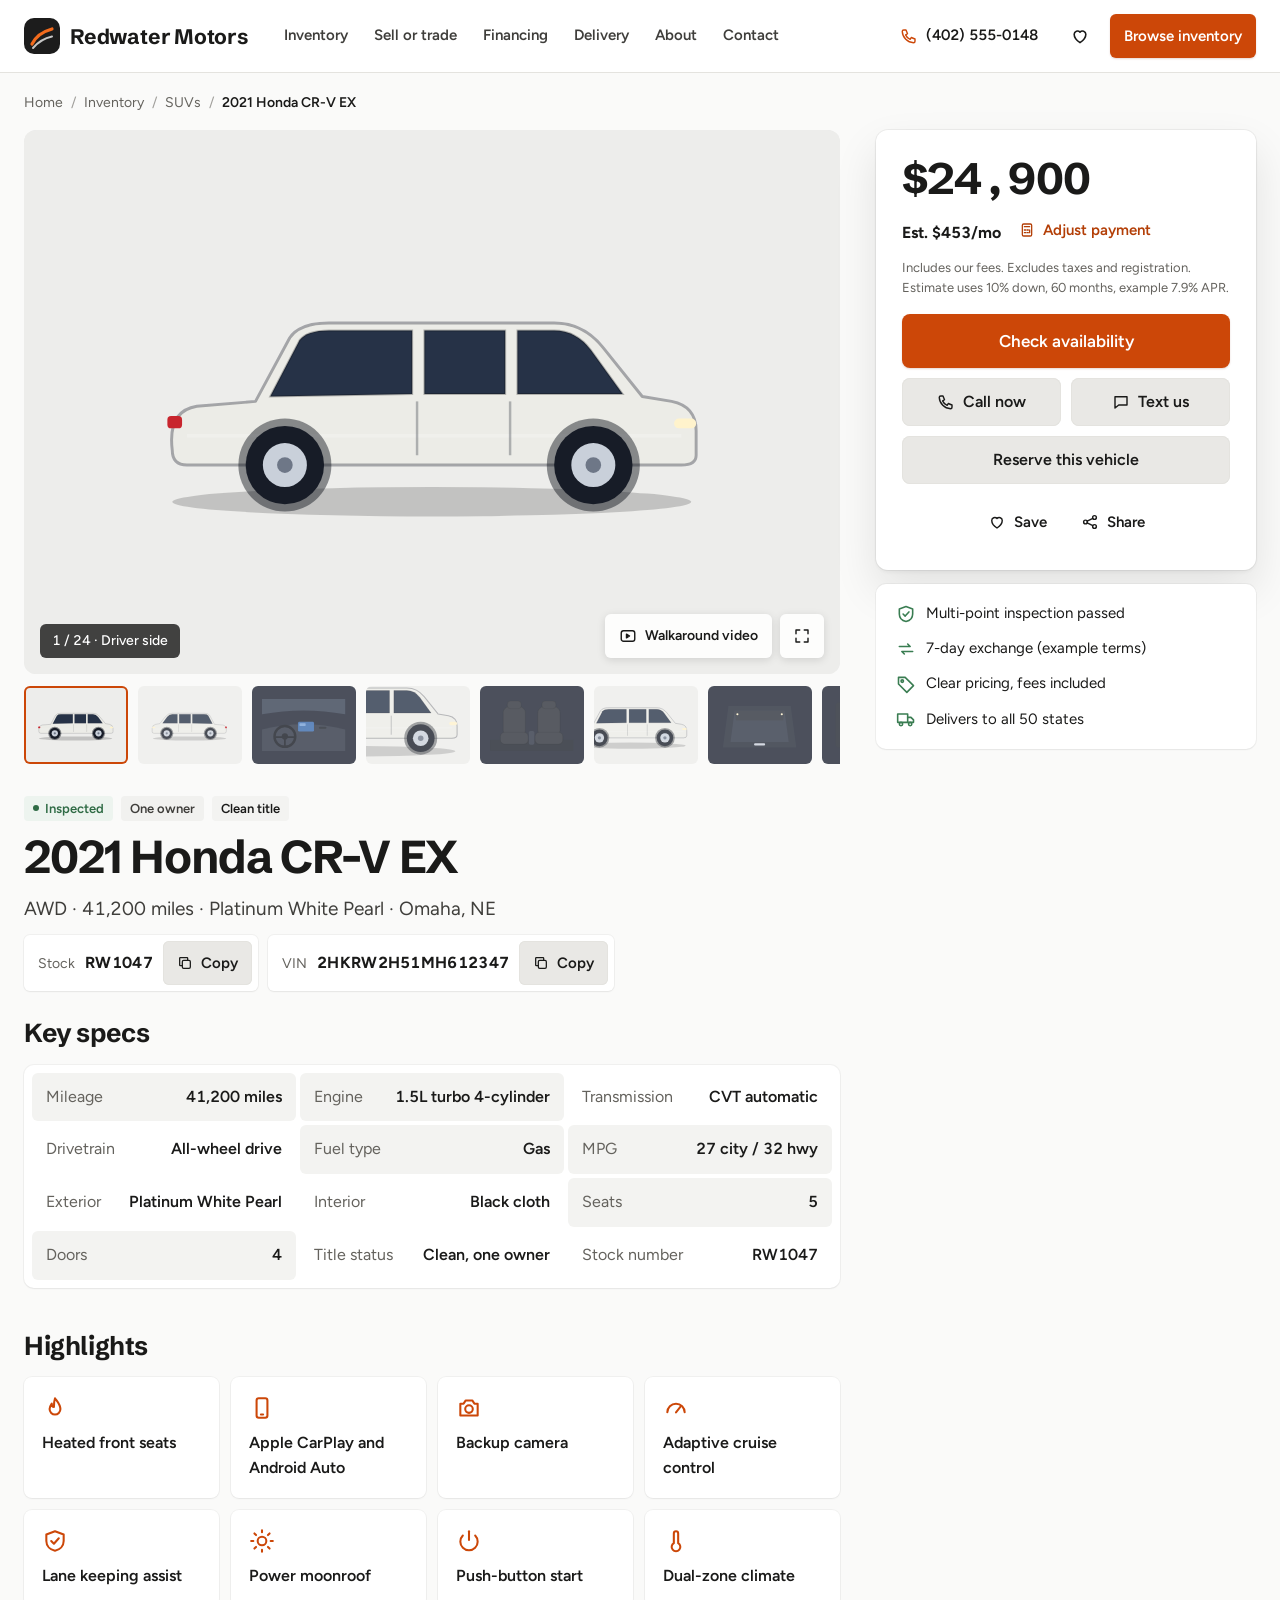
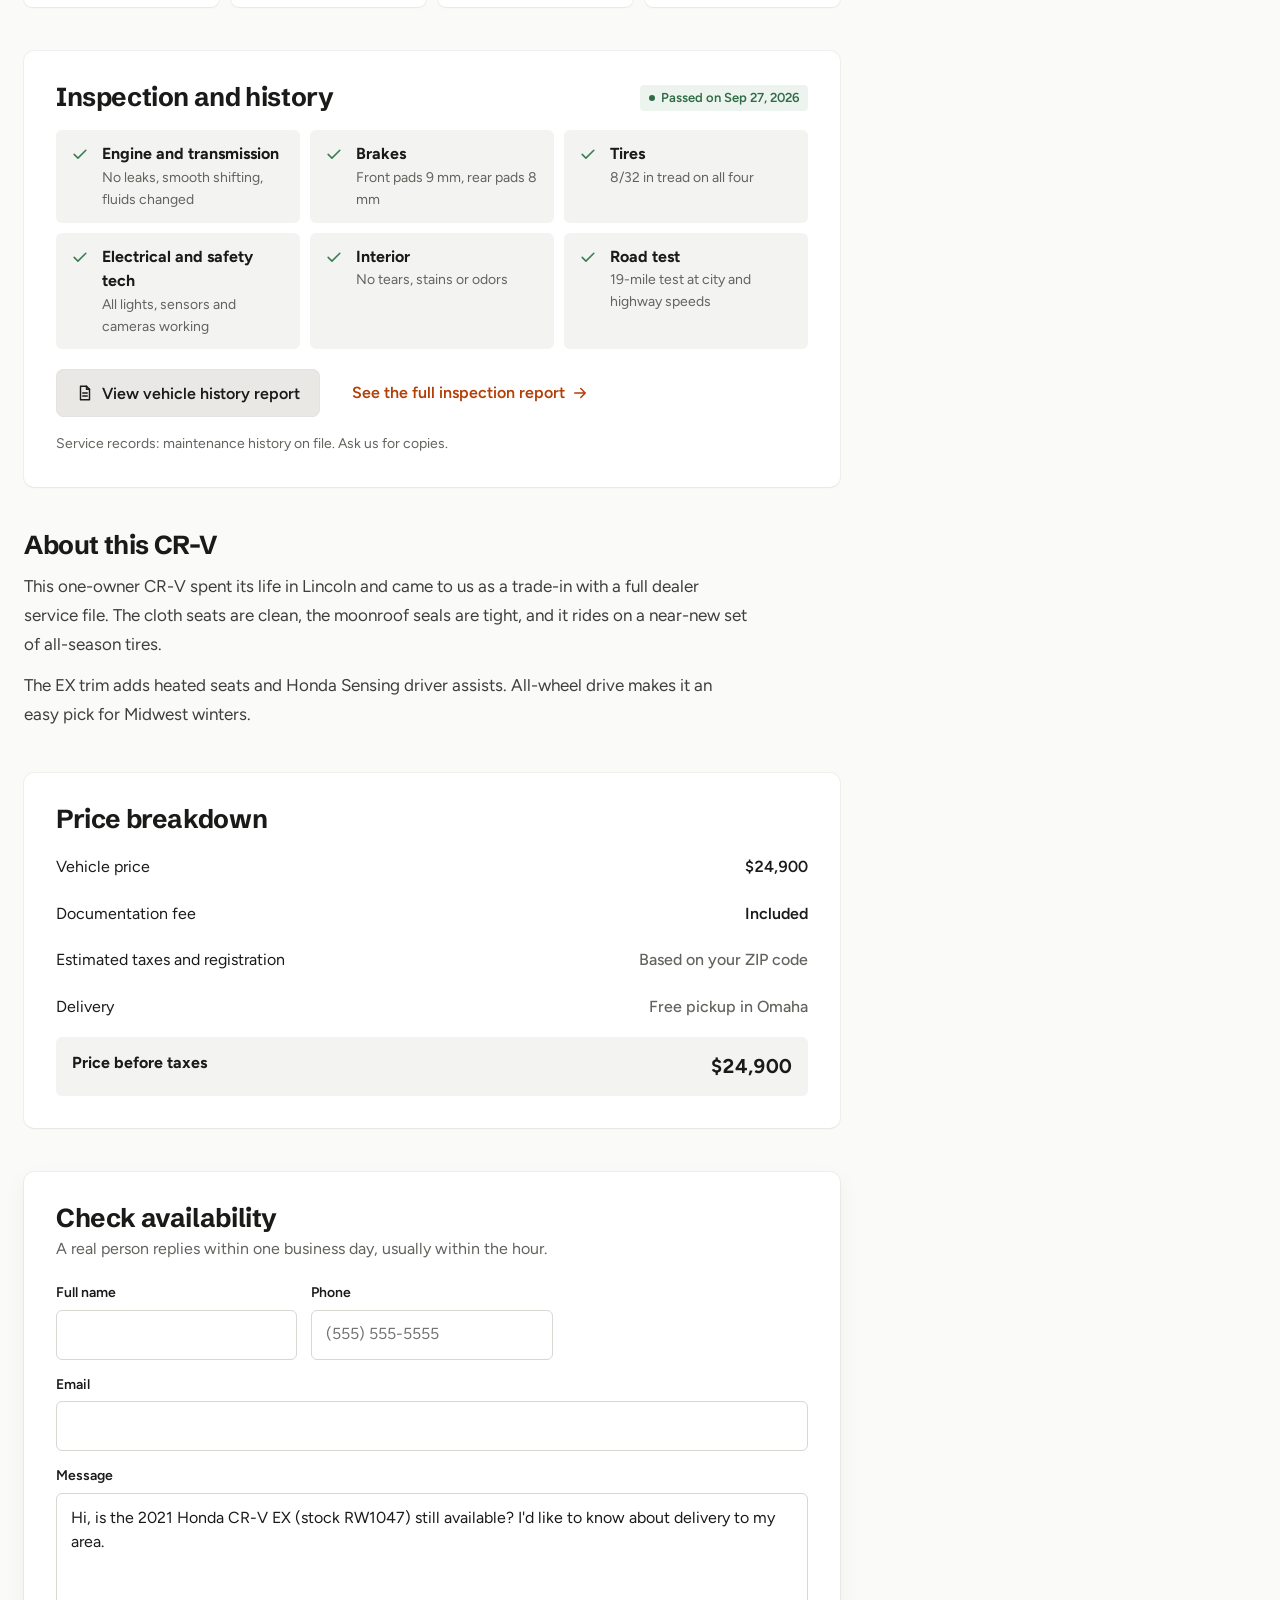
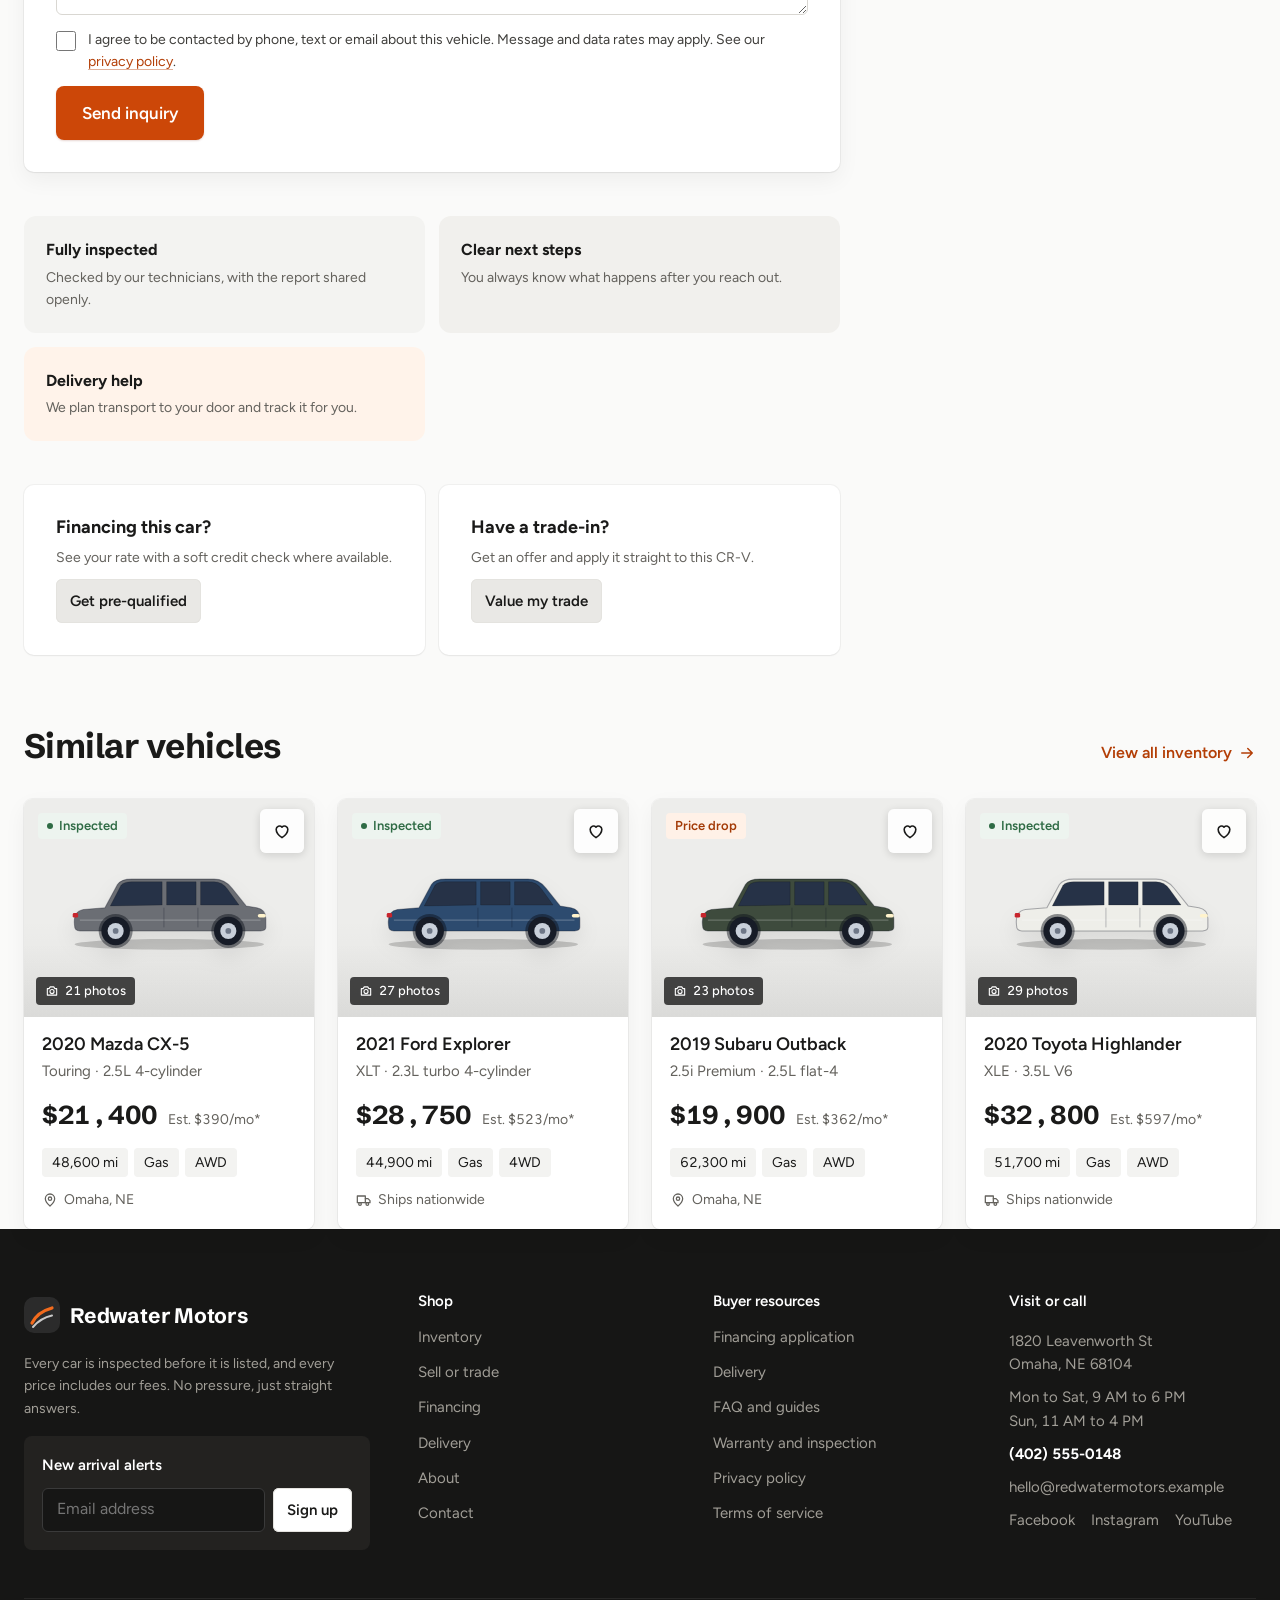
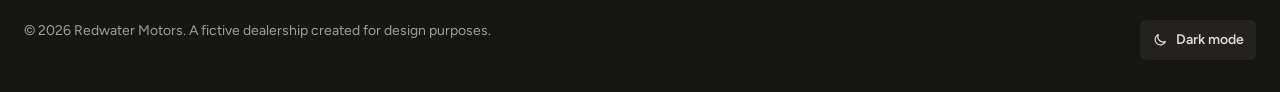
<file: vehicle.html>
<!doctype html>
<html lang="en">
<head>
<meta charset="utf-8">
<meta name="viewport" content="width=device-width, initial-scale=1, viewport-fit=cover">
<title>Vehicle details · Redwater Motors</title>
<meta name="description" content="Photos, specs, inspection report and price for this inspected used vehicle.">
<link rel="preconnect" href="https://fonts.googleapis.com">
<link rel="preconnect" href="https://fonts.gstatic.com" crossorigin>
<link rel="stylesheet" href="https://fonts.googleapis.com/css2?family=Schibsted+Grotesk:wght@500;600;700;800&amp;family=Figtree:wght@400;500;600;700&amp;display=swap">
<link rel="stylesheet" href="style.css">
<script src="app.js" defer></script>
</head>
<body data-page="vehicle" data-no-cta>
<div id="site-header"></div>

<main id="main">
  <div class="wrap">
    <nav class="crumbs" aria-label="Breadcrumb" id="crumbs"><a href="index.html">Home</a><span class="sep" aria-hidden="true">/</span><a href="inventory.html">Inventory</a></nav>
    <div class="vd" id="vd-root" style="margin-top:12px"></div>

    <section class="sec" aria-labelledby="sim-h">
      <div class="sec-head row-between"><h2 id="sim-h" class="h2">Similar vehicles</h2><a class="link-arrow" href="inventory.html">View all inventory <svg width="18" height="18" viewBox="0 0 24 24" fill="none" stroke="currentColor" stroke-width="2" stroke-linecap="round" stroke-linejoin="round" aria-hidden="true"><path d="M5 12h14M13 6l6 6-6 6"/></svg></a></div>
      <div class="grid g-cards swipe-row" id="similar"></div>
    </section>

    <section class="sec" aria-labelledby="rec-h" id="recent-sec" hidden>
      <h2 id="rec-h" class="h4" style="font-size:20px;margin-bottom:16px">Recently viewed</h2>
      <div class="recent-row" id="recent"></div>
    </section>
  </div>

  <div class="drawer" id="calc-drawer" role="dialog" aria-modal="true" aria-labelledby="cd-title" hidden>
    <div class="drawer-head"><h2 class="h3" id="cd-title">Estimate your payment</h2><button type="button" class="btn btn-icon btn-secondary" data-close aria-label="Close calculator"><svg width="20" height="20" viewBox="0 0 24 24" fill="none" stroke="currentColor" stroke-width="2.2" stroke-linecap="round" aria-hidden="true"><path d="M6 6l12 12M18 6L6 18"/></svg></button></div>
    <div class="drawer-body">
      <div class="panel" style="padding:24px;border-radius:10px">
        <span style="color:var(--panel-muted)">Estimated monthly payment</span>
        <div class="num" id="cd-out" style="font-family:var(--font-display);font-weight:800;font-size:52px;line-height:1.05;color:var(--panel-ink)">$0</div>
        <p class="num small" id="cd-sum"></p>
      </div>
      <dl class="breakdown"><div><dt class="muted">Vehicle price</dt><dd id="cd-price"></dd></div><div><dt class="muted">Amount financed</dt><dd id="cd-fin"></dd></div></dl>
      <label class="field" for="cd-down"><span style="display:flex;justify-content:space-between"><span>Down payment</span><span class="num" id="cd-down-v"></span></span><input type="range" id="cd-down" min="0" step="500"></label>
      <div class="field"><span class="legend">Loan term</span><div class="seg"><button type="button" data-term="36">36 mo</button><button type="button" data-term="48">48 mo</button><button type="button" data-term="60">60 mo</button><button type="button" data-term="72">72 mo</button></div></div>
      <label class="field"><span>Your credit</span><select class="input" id="cd-tier"><option value="excellent">Excellent (720 and up)</option><option value="good">Good (660 to 719)</option><option value="fair">Fair (600 to 659)</option><option value="rebuilding">Rebuilding (under 600)</option></select></label>
      <p class="muted tiny">Example only, not an offer of credit. Uses the middle of the APR range for your credit and excludes taxes, title and registration.</p>
      <div class="grid" style="gap:10px"><a class="btn btn-primary btn-lg" href="financing.html#apply">Get pre-qualified</a><button type="button" class="btn btn-secondary" data-close>Done</button></div>
    </div>
  </div>

  <dialog class="modal" id="info-dialog" aria-labelledby="info-title">
    <div class="modal-head"><h2 class="h3" id="info-title"></h2><button type="button" class="btn btn-icon btn-secondary" id="info-close" aria-label="Close"><svg width="20" height="20" viewBox="0 0 24 24" fill="none" stroke="currentColor" stroke-width="2.2" stroke-linecap="round" aria-hidden="true"><path d="M6 6l12 12M18 6L6 18"/></svg></button></div>
    <div class="modal-body" id="info-body"></div>
  </dialog>
</main>

<div id="site-footer"></div>
</body>
</html>
</file>
<file: style.css>
/* Redwater Motors — call-first used car dealer.
   Layout: 1232px content column, calm white and warm-gray surfaces, one burnt-orange accent for action. */
:root {
  --bg: #FAFAF9;
  --surface: #FFFFFF;
  --surface-2: #F3F3F1;
  --surface-3: #E9E8E5;
  --surface-3-hover: #DDDCD8;
  --line: #E4E3DF;
  --line-strong: #CFCDC8;
  --ink: #1A1A19;
  --ink-2: #3F3E3B;
  --muted: #64625D;
  --accent: #CC4708;
  --accent-hover: #B03C05;
  --accent-bright: #F26B1D;
  --on-accent: #FFFFFF;
  --link: #B33E06;
  --link-hover: #8F3104;
  --accent-soft: #FFF1E7;
  --accent-ink: #A33A06;
  --ok: #2F6B45;
  --ok-icon: #3A7D52;
  --ok-soft: #EDF4EF;
  --info: #3F3E3B;
  --info-soft: #F1F1EF;
  --violet: #3F3E3B;
  --violet-soft: #F1F1EF;
  --warn-soft: #FFF4EA;
  --warn-ink: #6E3A12;
  --field: #FFFFFF;
  --field-edge: #D9D7D2;
  --field-edge-hover: #B9B6B0;
  --panel: #1F1E1C;
  --panel-ink: #FFFFFF;
  --panel-muted: #BDBAB4;
  --panel-soft: rgba(255, 255, 255, 0.07);
  --panel-link: #FF9A5C;
  --footer: #161615;
  --footer-2: #232220;
  --footer-ink: #DDDAD4;
  --footer-muted: #A19E97;
  --band: #F1F0ED;
  --band-green: #F3F3F1;
  --band-sand: #FFF3EA;
  --star: #E0791F;
  --t-suv: #EDEDEB;
  --t-truck: #ECEBE7;
  --t-sedan: #EEEEEC;
  --t-coupe: #EFECE9;
  --t-van: #ECEDED;
  --t-electric: #EEEDEB;
  --shadow-1: 0 1px 2px rgba(17, 17, 17, 0.05), 0 0 0 1px rgba(17, 17, 17, 0.04);
  --shadow-2: 0 1px 2px rgba(17, 17, 17, 0.05), 0 0 0 1px rgba(17, 17, 17, 0.04), 0 8px 22px rgba(17, 17, 17, 0.05);
  --shadow-3: 0 2px 4px rgba(17, 17, 17, 0.05), 0 0 0 1px rgba(17, 17, 17, 0.05), 0 20px 44px rgba(17, 17, 17, 0.10);
  --scrim: rgba(17, 17, 16, 0.55);
  --glass: rgba(255, 255, 255, 0.88);

  --font-display: "Schibsted Grotesk", "Helvetica Neue", "Segoe UI", system-ui, sans-serif;
  --font-body: "Figtree", "Helvetica Neue", "Segoe UI", system-ui, sans-serif;

  --r-sm: 6px;
  --r-md: 8px;
  --r-lg: 10px;
  --r-xl: 12px;
  --hdr-h: 72px;
  --gutter: 24px;
  color-scheme: light;
}
@media (prefers-color-scheme: dark) {
  :root:not([data-theme="light"]) {
    --bg: #121211; --surface: #1B1A19; --surface-2: #242321; --surface-3: #2F2E2B; --surface-3-hover: #3A3936; --line: #2E2D2A; --line-strong: #45433F;
    --ink: #F1EFEB; --ink-2: #CFCCC6; --muted: #A5A29B;
    --accent: #CC4708; --accent-hover: #E25711; --accent-bright: #FF7A2E; --on-accent: #FFFFFF; --link: #FF9A5C; --link-hover: #FFB98C;
    --accent-soft: #33200F; --accent-ink: #FFAE7A;
    --ok: #8BCFA2; --ok-icon: #8BCFA2; --ok-soft: #1B2A20; --info: #CFCCC6; --info-soft: #262523; --violet: #CFCCC6; --violet-soft: #262523; --warn-soft: #2D2116; --warn-ink: #F2C79B;
    --field: #161615; --field-edge: #3A3936; --field-edge-hover: #55534E;
    --panel: #262523; --panel-ink: #FFFFFF; --panel-muted: #B8B5AE; --panel-soft: rgba(255,255,255,0.06); --panel-link: #FF9A5C;
    --footer: #0C0C0B; --footer-2: #1C1B1A; --footer-ink: #DDDAD4; --footer-muted: #96938C;
    --band: #1E1D1C; --band-green: #1E1D1C; --band-sand: #2A1D13; --star: #F2913C;
    --t-suv: #242321; --t-truck: #262421; --t-sedan: #232322; --t-coupe: #272320; --t-van: #222324; --t-electric: #252321;
    --shadow-1: 0 1px 2px rgba(0,0,0,0.3), 0 0 0 1px rgba(255,255,255,0.05); --shadow-2: 0 1px 2px rgba(0,0,0,0.3), 0 0 0 1px rgba(255,255,255,0.05), 0 8px 22px rgba(0,0,0,0.3);
    --shadow-3: 0 2px 4px rgba(0,0,0,0.3), 0 0 0 1px rgba(255,255,255,0.06), 0 20px 44px rgba(0,0,0,0.5);
    --scrim: rgba(0, 0, 0, 0.65); --glass: rgba(27, 26, 25, 0.88);
    color-scheme: dark;
  }
}
:root[data-theme="dark"] {
    --bg: #121211; --surface: #1B1A19; --surface-2: #242321; --surface-3: #2F2E2B; --surface-3-hover: #3A3936; --line: #2E2D2A; --line-strong: #45433F;
    --ink: #F1EFEB; --ink-2: #CFCCC6; --muted: #A5A29B;
    --accent: #CC4708; --accent-hover: #E25711; --accent-bright: #FF7A2E; --on-accent: #FFFFFF; --link: #FF9A5C; --link-hover: #FFB98C;
    --accent-soft: #33200F; --accent-ink: #FFAE7A;
    --ok: #8BCFA2; --ok-icon: #8BCFA2; --ok-soft: #1B2A20; --info: #CFCCC6; --info-soft: #262523; --violet: #CFCCC6; --violet-soft: #262523; --warn-soft: #2D2116; --warn-ink: #F2C79B;
    --field: #161615; --field-edge: #3A3936; --field-edge-hover: #55534E;
    --panel: #262523; --panel-ink: #FFFFFF; --panel-muted: #B8B5AE; --panel-soft: rgba(255,255,255,0.06); --panel-link: #FF9A5C;
    --footer: #0C0C0B; --footer-2: #1C1B1A; --footer-ink: #DDDAD4; --footer-muted: #96938C;
    --band: #1E1D1C; --band-green: #1E1D1C; --band-sand: #2A1D13; --star: #F2913C;
    --t-suv: #242321; --t-truck: #262421; --t-sedan: #232322; --t-coupe: #272320; --t-van: #222324; --t-electric: #252321;
    --shadow-1: 0 1px 2px rgba(0,0,0,0.3), 0 0 0 1px rgba(255,255,255,0.05); --shadow-2: 0 1px 2px rgba(0,0,0,0.3), 0 0 0 1px rgba(255,255,255,0.05), 0 8px 22px rgba(0,0,0,0.3);
    --shadow-3: 0 2px 4px rgba(0,0,0,0.3), 0 0 0 1px rgba(255,255,255,0.06), 0 20px 44px rgba(0,0,0,0.5);
    --scrim: rgba(0, 0, 0, 0.65); --glass: rgba(27, 26, 25, 0.88);
    color-scheme: dark;
}

@view-transition { navigation: auto; }

*, *::before, *::after { box-sizing: border-box; }
html { -webkit-text-size-adjust: 100%; scroll-behavior: smooth; scroll-padding-top: calc(var(--hdr-h) + 16px); }
body {
  margin: 0; background: var(--bg); color: var(--ink);
  font-family: var(--font-body); font-size: 16px; line-height: 1.55;
  -webkit-font-smoothing: antialiased; overflow-x: hidden;
}
img, svg { max-width: 100%; }
[hidden] { display: none !important; }
a { color: var(--link); text-underline-offset: 3px; }
a:hover { color: var(--link-hover); }
button, input, select, textarea { font: inherit; color: inherit; }
button { cursor: pointer; }
:focus-visible { outline: 3px solid color-mix(in srgb, var(--accent) 60%, transparent); outline-offset: 2px; border-radius: 4px; }
h1, h2, h3, h4 { margin: 0; font-family: var(--font-display); color: var(--ink); text-wrap: balance; letter-spacing: -0.015em; line-height: 1.12; }
p { margin: 0; }
.num { font-variant-numeric: tabular-nums; }
.sr-only { position: absolute; width: 1px; height: 1px; padding: 0; overflow: hidden; clip: rect(0 0 0 0); white-space: nowrap; border: 0; }
.skip { position: absolute; left: 16px; top: -60px; z-index: 100; background: var(--accent); color: var(--on-accent); padding: 10px 16px; border-radius: var(--r-sm); font-weight: 600; text-decoration: none; }
.skip:focus { top: 12px; color: var(--on-accent); }

main { animation: page-in .35s ease both; }
@keyframes page-in { from { opacity: 0; transform: translateY(6px); } to { opacity: 1; transform: none; } }
@media (prefers-reduced-motion: reduce) {
  *, *::before, *::after { animation-duration: .01ms !important; transition-duration: .01ms !important; scroll-behavior: auto !important; }
  @view-transition { navigation: none; }
}

/* ---------- layout ---------- */
.wrap { width: 100%; max-width: calc(1232px + var(--gutter) * 2); margin-inline: auto; padding-inline: var(--gutter); }
.wrap-narrow { max-width: calc(860px + var(--gutter) * 2); }
.sec { padding-block: clamp(44px, 6vw, 72px) 0; }
.sec-last { padding-bottom: clamp(56px, 7vw, 88px); }
.stack { display: flex; flex-direction: column; }
.row-between { display: flex; flex-wrap: wrap; justify-content: space-between; align-items: baseline; gap: 12px; }
.grid { display: grid; gap: 20px; }
.g-2 { grid-template-columns: repeat(auto-fit, minmax(min(100%, 340px), 1fr)); }
.g-3 { grid-template-columns: repeat(auto-fit, minmax(min(100%, 280px), 1fr)); }
.g-4 { grid-template-columns: repeat(auto-fit, minmax(min(100%, 230px), 1fr)); }
.g-cards { grid-template-columns: repeat(auto-fill, minmax(min(100%, 290px), 1fr)); gap: 24px; }
@media (max-width: 640px) { :root { --gutter: 16px; } }

/* ---------- type ---------- */
.display { font-weight: 700; font-size: clamp(36px, 4.8vw, 60px); line-height: 1.04; letter-spacing: -0.03em; }
.h1 { font-weight: 700; font-size: clamp(32px, 4vw, 46px); line-height: 1.06; letter-spacing: -0.025em; }
.h2 { font-weight: 700; font-size: clamp(26px, 3vw, 34px); }
.h3 { font-weight: 700; font-size: clamp(21px, 2.2vw, 26px); }
.h4 { font-family: var(--font-body); font-weight: 700; font-size: 18px; letter-spacing: 0; }
.lead { font-size: clamp(17px, 1.6vw, 19px); color: var(--ink-2); max-width: 58ch; }
.muted { color: var(--muted); }
.small { font-size: 14px; }
.tiny { font-size: 13px; }
.sec-head { margin-bottom: 24px; display: flex; flex-direction: column; gap: 6px; }
.sec-head.row-between { flex-direction: row; }
.link-arrow { display: inline-flex; align-items: center; gap: 6px; min-height: 44px; font-weight: 600; text-decoration: none; }
.link-arrow svg { transition: transform .2s ease; }
.link-arrow:hover svg { transform: translateX(3px); }

/* ---------- buttons ---------- */
.btn {
  display: inline-flex; align-items: center; justify-content: center; gap: 8px;
  min-height: 48px; padding: 0 20px; border: 0; border-radius: var(--r-md);
  font-weight: 600; font-size: 16px; line-height: 1.2; text-decoration: none; white-space: nowrap;
  transition: background-color .15s ease, transform .1s ease, box-shadow .15s ease, color .15s ease;
  position: relative;
}
.btn:active { transform: translateY(1px); }
.btn-primary { background: var(--accent); color: var(--on-accent); box-shadow: 0 1px 2px rgba(120, 30, 0, 0.18); }
.btn-primary:hover { background: var(--accent-hover); color: var(--on-accent); }
.btn-secondary { background: var(--surface-3); color: var(--ink); }
.btn-secondary:hover { background: var(--surface-3-hover); color: var(--ink); }
.btn-light { background: var(--surface); color: var(--ink); box-shadow: var(--shadow-1); }
.btn-light:hover { background: var(--surface-2); color: var(--ink); }
.btn-quiet { background: transparent; color: var(--ink); padding: 0 12px; }
.btn-quiet:hover { background: var(--surface-2); color: var(--ink); }
.btn-lg { min-height: 54px; padding: 0 26px; font-size: 17px; }
.btn-sm { min-height: 44px; padding: 0 14px; font-size: 15px; border-radius: var(--r-sm); }
.btn-block { width: 100%; }
.btn-icon { width: 44px; min-height: 44px; padding: 0; border-radius: 6px; }
.btn.is-loading { color: transparent !important; pointer-events: none; }
.btn.is-loading::after {
  content: ""; position: absolute; width: 20px; height: 20px; border-radius: 50%;
  border: 2.5px solid currentColor; border-color: var(--on-accent) var(--on-accent) transparent transparent;
  animation: spin .7s linear infinite;
}
.btn-secondary.is-loading::after { border-color: var(--ink) var(--ink) transparent transparent; }
@keyframes spin { to { transform: rotate(360deg); } }

/* ---------- badges & chips ---------- */
.badge { display: inline-flex; align-items: center; gap: 6px; padding: 4px 9px; border-radius: 4px; font-size: 13px; font-weight: 600; line-height: 1.35; white-space: nowrap; }
.b-ok { background: var(--ok-soft); color: var(--ok); }
.b-info { background: var(--info-soft); color: var(--info); }
.b-accent { background: var(--accent-soft); color: var(--accent-ink); }
.b-neutral { background: var(--surface-2); color: var(--ink); }
.b-violet { background: var(--violet-soft); color: var(--violet); }
.chip {
  display: inline-flex; align-items: center; gap: 6px; min-height: 44px; padding: 0 16px;
  border: 0; border-radius: 6px; background: var(--surface-2); color: var(--ink); box-shadow: inset 0 0 0 1px var(--line);
  font-weight: 600; font-size: 15px; transition: background-color .15s ease, color .15s ease;
}
.chip:hover { background: var(--surface-3); }
.chip[aria-pressed="true"] { background: var(--ink); color: var(--bg); box-shadow: none; }
.chip-sq { border-radius: 6px; min-height: 42px; padding: 0 14px; font-size: 14px; }
.chip-remove { background: var(--accent-soft); color: var(--accent-ink); min-height: 36px; padding: 0 8px 0 12px; font-size: 14px; }
.chip-remove:hover { background: color-mix(in srgb, var(--accent-soft) 70%, var(--accent) 30%); }
.pill-tag { display: inline-flex; align-items: center; gap: 8px; padding: 7px 14px; border-radius: 6px; background: var(--surface); font-weight: 600; font-size: 14px; box-shadow: var(--shadow-1); }

/* ---------- surfaces ---------- */
.card { background: var(--surface); border-radius: var(--r-lg); box-shadow: var(--shadow-1); }
.card-pad { padding: clamp(20px, 3vw, 32px); }
.card-raised { box-shadow: var(--shadow-2); }
.card-hero { box-shadow: var(--shadow-3); border-radius: var(--r-xl); }
.tile { background: var(--surface-2); border-radius: 8px; padding: 18px; }
.panel { background: var(--panel); color: var(--panel-ink); border-radius: var(--r-xl); }
.panel h2, .panel h3 { color: var(--panel-ink); }
.panel .muted, .panel p { color: var(--panel-muted); }
.icon-box { flex: none; width: 44px; height: 44px; border-radius: 6px; display: inline-flex; align-items: center; justify-content: center; }
.ib-ok { background: var(--ok-soft); color: var(--ok); }
.ib-accent { background: var(--accent-soft); color: var(--accent); }
.ib-info { background: var(--info-soft); color: var(--info); }
.ib-violet { background: var(--violet-soft); color: var(--violet); }
.num-dot { flex: none; width: 36px; height: 36px; border-radius: 6px; background: var(--accent-soft); color: var(--accent); font-weight: 700; display: inline-flex; align-items: center; justify-content: center; font-variant-numeric: tabular-nums; }
.notice { display: flex; gap: 12px; align-items: flex-start; padding: 16px 18px; border-radius: var(--r-md); font-size: 15px; }
.notice svg { flex: none; margin-top: 2px; }
.notice-ok { background: var(--band-green); color: var(--ink); }
.notice-ok svg { color: var(--ok-icon); }
.notice-warn { background: var(--warn-soft); color: var(--warn-ink); }

/* ---------- header ---------- */
#site-header { min-height: var(--hdr-h); }
.announce { background: var(--panel); color: var(--panel-ink); font-size: 14px; }
.announce .wrap { display: flex; align-items: center; justify-content: center; gap: 12px; min-height: 40px; position: relative; padding-right: 56px; }
.announce a { color: var(--panel-link); font-weight: 600; }
.announce button { position: absolute; right: var(--gutter); top: 50%; transform: translateY(-50%); width: 36px; height: 36px; border: 0; border-radius: 4px; background: transparent; color: var(--panel-ink); display: inline-flex; align-items: center; justify-content: center; }
.announce button:hover { background: var(--panel-soft); }
.hdr { position: sticky; top: env(safe-area-inset-top, 0px); z-index: 40; background: var(--glass); backdrop-filter: saturate(1.4) blur(14px); -webkit-backdrop-filter: saturate(1.4) blur(14px); box-shadow: 0 1px 0 color-mix(in srgb, var(--ink) 7%, transparent), 0 8px 24px rgba(17, 17, 17, 0.04); }
.hdr .wrap { display: flex; align-items: center; gap: 24px; min-height: var(--hdr-h); }
.logo { display: inline-flex; align-items: center; gap: 10px; text-decoration: none; color: var(--ink); min-height: 44px; flex: none; }
.logo:hover { color: var(--ink); }
.logo-word { font-family: var(--font-display); font-weight: 700; font-size: 21px; letter-spacing: -0.01em; }
.nav { display: flex; gap: 2px; flex: 1 1 auto; }
.nav a { position: relative; display: inline-flex; align-items: center; min-height: 44px; padding: 0 12px; color: var(--ink-2); font-weight: 600; font-size: 15px; text-decoration: none; transition: color .15s ease; }
.nav a::after { content: ""; position: absolute; left: 12px; right: 12px; bottom: 6px; height: 2px; background: var(--accent); transform: scaleX(0); transform-origin: left; transition: transform .2s ease; }
.nav a:hover { color: var(--ink); }
.nav a:hover::after { transform: scaleX(1); }
.nav a[aria-current="page"] { color: var(--ink); }
.nav a[aria-current="page"]::after { transform: scaleX(1); }
.hdr-actions { display: flex; align-items: center; gap: 8px; margin-left: auto; }
.hdr-phone { display: inline-flex; align-items: center; gap: 8px; min-height: 44px; padding: 0 12px; border-radius: 6px; color: var(--ink); font-weight: 600; font-size: 15px; text-decoration: none; font-variant-numeric: tabular-nums; }
.hdr-phone svg { color: var(--accent); }
.hdr-phone:hover { background: var(--surface-2); color: var(--ink); }
.saved-link { position: relative; color: var(--ink); background: transparent; }
.saved-link:hover { background: var(--surface-2); color: var(--ink); }
.saved-count { position: absolute; top: 4px; right: 2px; min-width: 18px; height: 18px; padding: 0 5px; border-radius: 4px; background: var(--accent); color: var(--on-accent); font-size: 11px; font-weight: 700; display: inline-flex; align-items: center; justify-content: center; font-variant-numeric: tabular-nums; }
.menu-btn { display: none; background: var(--surface-2); color: var(--ink); }
.menu-btn:hover { background: var(--surface-3); }
@media (max-width: 1100px) {
  .nav, .hdr-cta { display: none; }
  .menu-btn { display: inline-flex; }
}
@media (max-width: 640px) {
  :root { --hdr-h: 64px; }
  .hdr-phone span { display: none; }
  .hdr-phone { width: 44px; padding: 0; justify-content: center; background: var(--accent-soft); }
  .logo-word { font-size: 19px; }
  .hdr .wrap { gap: 12px; }
}

/* mobile menu */
.mmenu { position: fixed; inset: 0; z-index: 60; background: var(--bg); display: flex; flex-direction: column; padding: env(safe-area-inset-top, 0px) 0 env(safe-area-inset-bottom, 0px); transform: translateY(-8px); opacity: 0; transition: opacity .2s ease, transform .2s ease; }
.mmenu.is-open { opacity: 1; transform: none; }
.mmenu-top { display: flex; align-items: center; justify-content: space-between; min-height: var(--hdr-h); padding-inline: var(--gutter); }
.mmenu nav { display: flex; flex-direction: column; padding: 8px var(--gutter); gap: 2px; overflow-y: auto; }
.mmenu nav a { display: flex; align-items: center; justify-content: space-between; min-height: 50px; padding: 0 14px; border-radius: 6px; font-family: var(--font-body); font-weight: 600; font-size: 17px; color: var(--ink); text-decoration: none; transition: background-color .15s ease, color .15s ease; }
.mmenu nav a svg { width: 18px; height: 18px; color: var(--muted); transition: transform .2s ease, color .15s ease; }
.mmenu nav a:hover svg, .mmenu nav a[aria-current="page"] svg { color: var(--accent); transform: translateX(2px); }
.mmenu nav a[aria-current="page"] { color: var(--accent-ink); }
.mmenu nav a:hover, .mmenu nav a[aria-current="page"] { background: var(--surface); color: var(--ink); }
.mmenu-foot { margin-top: auto; padding: 16px var(--gutter) 24px; display: grid; gap: 10px; }

/* ---------- mobile action bar ---------- */
.mbar { display: none; }
@media (max-width: 1023px) {
  .mbar { display: grid; position: fixed; left: 0; right: 0; bottom: 0; z-index: 35; grid-template-columns: repeat(3, minmax(0, 1fr)); gap: 8px; padding: 10px var(--gutter) calc(10px + env(safe-area-inset-bottom, 0px)); background: var(--glass); backdrop-filter: blur(14px); -webkit-backdrop-filter: blur(14px); box-shadow: 0 -8px 24px rgba(17, 17, 17, 0.10); }
  .mbar.mbar-vehicle { grid-template-columns: 1fr 52px 52px; }
  .mbar .btn { min-height: 50px; padding: 0 10px; }
  body.has-mbar { padding-bottom: calc(76px + env(safe-area-inset-bottom, 0px)); }
}

/* ---------- breadcrumb ---------- */
.crumbs { display: flex; flex-wrap: wrap; align-items: center; gap: 4px 8px; font-size: 14px; color: var(--muted); padding-block: 20px 4px; }
.crumbs a { color: var(--muted); text-decoration: none; }
.crumbs a:hover { color: var(--ink); text-decoration: underline; }
.crumbs [aria-current] { color: var(--ink); font-weight: 600; }
.crumbs .sep { opacity: .6; }

/* ---------- photo placeholders & cars ---------- */
.photo { position: relative; aspect-ratio: 4 / 3; max-width: 100%; display: flex; align-items: center; justify-content: center; overflow: hidden; background: var(--t-suv); }
.photo-32 { aspect-ratio: 3 / 2; }
.photo .car { width: 74%; height: auto; display: block; filter: drop-shadow(0 10px 10px rgba(0, 0, 0, 0.08)); }
.photo::after { content: ""; position: absolute; inset: auto 0 0 0; height: 34%; background: linear-gradient(to top, color-mix(in srgb, var(--ink) 5%, transparent), transparent); pointer-events: none; }
.tone-suv { background: var(--t-suv); } .tone-truck { background: var(--t-truck); } .tone-sedan { background: var(--t-sedan); }
.tone-coupe { background: var(--t-coupe); } .tone-van { background: var(--t-van); } .tone-electric { background: var(--t-electric); }
.tone-int { background: #1B2130; }
.heart-inline[aria-pressed="true"] { color: var(--accent); }
.heart-inline[aria-pressed="true"] svg { fill: currentColor; }
.drop.has-file { box-shadow: inset 0 0 0 2px var(--ok-icon); }
.photo-note { position: absolute; left: 50%; bottom: 14px; transform: translateX(-50%); font-size: 13px; color: var(--muted); white-space: nowrap; }

/* ---------- vehicle card ---------- */
.vcard { position: relative; background: var(--surface); border-radius: 8px; overflow: hidden; box-shadow: var(--shadow-2); display: flex; flex-direction: column; transition: transform .2s ease, box-shadow .2s ease; }
.vcard:hover { transform: translateY(-3px); box-shadow: var(--shadow-3); }
.vcard > a { display: flex; flex-direction: column; flex: 1 1 auto; color: var(--ink); text-decoration: none; }
.vcard > a:focus-visible { outline-offset: -3px; border-radius: 8px; }
.vcard .photo .car { transition: transform .35s ease; }
.vcard:hover .photo .car { transform: scale(1.04); }
.vcard-badge { position: absolute; top: 14px; left: 14px; z-index: 1; }
.vcard-count { position: absolute; bottom: 12px; left: 12px; z-index: 1; display: inline-flex; align-items: center; gap: 6px; padding: 4px 9px; border-radius: 4px; background: rgba(17, 17, 17, 0.76); color: #FFFFFF; font-size: 13px; font-weight: 500; font-variant-numeric: tabular-nums; }
.vcard-body { padding: 16px 18px 18px; display: flex; flex-direction: column; gap: 4px; }
.vcard-title { font-weight: 600; font-size: 18px; line-height: 1.3; }
.vcard-trim { color: var(--muted); font-size: 15px; }
.vcard-price { display: flex; align-items: baseline; flex-wrap: wrap; gap: 4px 10px; margin-top: 8px; }
.price { font-family: var(--font-display); font-weight: 700; font-size: 26px; letter-spacing: -0.01em; font-variant-numeric: tabular-nums; }
.vcard-specs { display: flex; flex-wrap: wrap; gap: 6px; margin-top: 8px; font-size: 14px; font-variant-numeric: tabular-nums; }
.vcard-specs span { padding: 4px 10px; border-radius: 4px; background: var(--surface-2); }
.vcard-loc { display: flex; align-items: center; gap: 6px; margin-top: 8px; color: var(--muted); font-size: 14px; }
.heart { position: absolute; top: 10px; right: 10px; z-index: 2; width: 44px; height: 44px; border-radius: 6px; border: 0; background: var(--glass); color: var(--ink); box-shadow: 0 2px 8px rgba(17, 17, 17, 0.14); display: inline-flex; align-items: center; justify-content: center; transition: transform .15s ease, color .15s ease; }
.heart:hover { transform: scale(1.08); }
.heart[aria-pressed="true"] { color: var(--accent); }
.heart[aria-pressed="true"] svg { fill: currentColor; animation: pop .3s ease; }
@keyframes pop { 50% { transform: scale(1.3); } }

/* ---------- forms ---------- */
.form-grid { display: grid; grid-template-columns: repeat(auto-fit, minmax(min(100%, 220px), 1fr)); gap: 14px 14px; }
.span-all { grid-column: 1 / -1; }
.field { display: flex; flex-direction: column; gap: 6px; min-width: 0; }
.field > span, .legend { font-weight: 600; font-size: 14px; color: var(--ink); }
.field .opt { color: var(--muted); font-weight: 500; }
.input {
  width: 100%; min-height: 50px; padding: 0 14px; border-radius: 6px;
  border: 1.5px solid var(--field-edge); background: var(--field); color: var(--ink);
  font-size: 16px; transition: border-color .15s ease, box-shadow .15s ease, background-color .15s ease;
}
.input:hover { border-color: var(--field-edge-hover); }
.input:focus { outline: none; border-color: var(--accent); box-shadow: 0 0 0 4px color-mix(in srgb, var(--accent) 22%, transparent); background: var(--surface); }
textarea.input { padding: 12px 14px; min-height: 120px; line-height: 1.5; resize: vertical; }
select.input { appearance: none; -webkit-appearance: none; padding-right: 40px; background-image: url("data:image/svg+xml,%3Csvg xmlns='http://www.w3.org/2000/svg' width='18' height='18' viewBox='0 0 24 24' fill='none' stroke='%237A8499' stroke-width='2' stroke-linecap='round' stroke-linejoin='round'%3E%3Cpath d='M6 9l6 6 6-6'/%3E%3C/svg%3E"); background-repeat: no-repeat; background-position: right 12px center; }
.field.invalid .input { border-color: #D33A2C; box-shadow: 0 0 0 4px rgba(211, 58, 44, 0.14); }
.field-error { display: none; font-size: 13px; font-weight: 600; color: #C2322A; }
.field.invalid .field-error { display: block; }
:root[data-theme="dark"] .field-error { color: #FF8A80; }
@media (prefers-color-scheme: dark) { :root:not([data-theme="light"]) .field-error { color: #FF8A80; } }
.check { display: flex; gap: 12px; align-items: flex-start; font-size: 14px; color: var(--ink-2); cursor: pointer; }
.check input { accent-color: var(--accent); width: 20px; height: 20px; margin: 2px 0 0; flex: none; }
.check.invalid span { color: #C2322A; }
.seg { display: grid; grid-auto-flow: column; grid-auto-columns: minmax(0, 1fr); gap: 4px; padding: 4px; border-radius: 8px; background: var(--surface-2); }
.seg button { min-height: 44px; border: 0; border-radius: 5px; background: transparent; font-weight: 600; color: var(--ink); transition: background-color .15s ease, box-shadow .15s ease; }
.seg button[aria-selected="true"], .seg button[aria-pressed="true"] { background: var(--surface); box-shadow: 0 1px 3px rgba(17, 17, 17, 0.14); }
.choice-grid { display: grid; grid-template-columns: repeat(auto-fit, minmax(min(100%, 220px), 1fr)); gap: 12px; }
.choice { text-align: left; padding: 18px; border-radius: 8px; border: 0; background: var(--surface-2); color: var(--ink); display: flex; flex-direction: column; gap: 4px; transition: box-shadow .15s ease, background-color .15s ease; }
.choice:hover { background: var(--surface-3); }
.choice[aria-pressed="true"] { background: var(--accent-soft); box-shadow: inset 0 0 0 2px var(--accent); }
.choice strong { font-size: 17px; }
.choice span { color: var(--muted); font-size: 15px; }
.drop { display: flex; flex-direction: column; align-items: center; gap: 8px; padding: 32px 20px; border-radius: 8px; background: var(--surface-2); box-shadow: inset 0 0 0 2px var(--field-edge); text-align: center; cursor: pointer; transition: box-shadow .15s ease; }
.drop:hover, .drop.is-over { box-shadow: inset 0 0 0 2px var(--accent); }
.drop input { position: absolute; width: 1px; height: 1px; opacity: 0; }
input[type="range"] { width: 100%; accent-color: var(--accent); height: 28px; margin: 0; }
.success { display: flex; flex-direction: column; gap: 12px; align-items: flex-start; animation: page-in .4s ease both; }
.success-icon { width: 52px; height: 52px; border-radius: 8px; background: var(--ok-soft); color: var(--ok); display: inline-flex; align-items: center; justify-content: center; }

/* progress */
.progress { height: 8px; border-radius: 3px; background: var(--surface-2); overflow: hidden; }
.progress > span { display: block; height: 100%; border-radius: 3px; background: var(--accent); transition: width .35s ease; }
.step-labels { display: grid; grid-auto-flow: column; grid-auto-columns: minmax(0, 1fr); gap: 8px; font-size: 14px; font-weight: 600; color: var(--muted); }
.step-labels .on { color: var(--ink); }
.step-pane { animation: page-in .3s ease both; }
@media (max-width: 560px) { .step-labels span:not(.current) { visibility: hidden; } }

/* ---------- accordion ---------- */
.acc { display: flex; flex-direction: column; gap: 10px; }
.acc details { background: var(--surface); border-radius: 8px; box-shadow: var(--shadow-1); }
.acc summary { list-style: none; cursor: pointer; display: flex; justify-content: space-between; align-items: center; gap: 16px; min-height: 62px; padding: 8px 22px; font-weight: 600; font-size: 17px; border-radius: 8px; }
.acc summary::-webkit-details-marker { display: none; }
.acc summary svg { flex: none; transition: transform .2s ease; }
.acc details[open] summary svg { transform: rotate(180deg); }
.acc .acc-body { padding: 0 22px 20px; color: var(--ink-2); max-width: 70ch; }
.acc details[open] .acc-body { animation: page-in .25s ease both; }

/* ---------- section components ---------- */
.trust { display: grid; grid-template-columns: repeat(auto-fit, minmax(min(100%, 230px), 1fr)); gap: 24px 32px; }
.trust-item { display: flex; gap: 14px; align-items: flex-start; }
.trust-item strong { display: block; font-size: 17px; }
.trust-item span { color: var(--muted); font-size: 15px; }
.steps { list-style: none; margin: 0; padding: 0; display: grid; grid-template-columns: repeat(auto-fit, minmax(min(100%, 240px), 1fr)); gap: 16px; counter-reset: step; }
.steps li { background: var(--surface); border-radius: var(--r-lg); padding: 24px; display: flex; flex-direction: column; gap: 10px; box-shadow: var(--shadow-1); }
.steps strong { font-size: 18px; }
.steps span:last-child { color: var(--muted); font-size: 15px; }
.body-card { display: flex; flex-direction: column; background: var(--surface); border-radius: 8px; overflow: hidden; text-decoration: none; color: var(--ink); box-shadow: var(--shadow-2); transition: transform .2s ease, box-shadow .2s ease; }
.body-card:hover { transform: translateY(-3px); box-shadow: var(--shadow-3); color: var(--ink); }
.body-card .photo .car { width: 70%; }
.body-card div:last-child { padding: 14px 16px 16px; }
.body-card strong { display: block; font-size: 17px; line-height: 1.3; }
.cta-band { background: var(--band); border-radius: var(--r-xl); padding: clamp(28px, 4vw, 44px) clamp(24px, 4vw, 48px); display: flex; flex-wrap: wrap; align-items: center; justify-content: space-between; gap: 24px; }
.cta-band > div:first-child { flex: 1 1 380px; min-width: 0; }
.cta-actions { display: flex; flex-wrap: wrap; gap: 12px; }
.promo { border-radius: var(--r-xl); padding: clamp(26px, 3.5vw, 40px); display: flex; flex-direction: column; gap: 12px; align-items: flex-start; }
.promo-green { background: var(--band-green); }
.promo-blue { background: var(--band); }
.promo-sand { background: var(--band-sand); }
.promo p { color: var(--ink-2); max-width: 46ch; }
.review { margin: 0; background: var(--surface); border-radius: var(--r-lg); padding: 26px; box-shadow: var(--shadow-1); display: flex; flex-direction: column; gap: 14px; }
.review blockquote { margin: 0; font-size: 17px; line-height: 1.6; }
.stars { display: flex; gap: 2px; color: var(--star); }
.empty { text-align: center; padding: 48px 24px; display: flex; flex-direction: column; align-items: center; gap: 14px; }

/* ---------- home ---------- */
.hero { padding-block: clamp(28px, 5vw, 56px) 8px; }
.hero-grid { display: grid; grid-template-columns: minmax(0, 1.05fr) minmax(0, 1fr); gap: clamp(28px, 4vw, 56px); align-items: center; }
.hero-copy { display: flex; flex-direction: column; gap: 22px; }
.hero-search { display: grid; grid-template-columns: repeat(3, minmax(0, 1fr)) auto; gap: 10px; align-items: end; padding: 16px; }
.hero-art { position: relative; }
.hero-art .photo { border-radius: var(--r-xl); aspect-ratio: 5 / 4; background: var(--panel); }
.hero-art .photo::after { display: none; }
.hero-art .photo .car { width: 80%; }
.hero-float { position: absolute; left: 22px; bottom: -22px; background: var(--surface); border-radius: 8px; padding: 14px 18px; box-shadow: var(--shadow-3); display: flex; flex-direction: column; gap: 3px; min-width: 230px; text-decoration: none; color: var(--ink); transition: transform .2s ease; }
.hero-float:hover { transform: translateY(-2px); color: var(--ink); }
.hero-sub { display: flex; flex-wrap: wrap; align-items: center; gap: 12px 18px; }
@media (max-width: 960px) {
  .hero-grid { grid-template-columns: 1fr; }
  .hero-art { order: -1; }
  .hero-art .photo { aspect-ratio: 16 / 9; }
  .hero-float { display: none; }
}
@media (max-width: 720px) { .hero-search { grid-template-columns: repeat(2, minmax(0, 1fr)); } .hero-search .field:nth-child(2) { display: none; } .hero-search .btn { grid-column: 1 / -1; } }
.budget-links { display: grid; grid-template-columns: repeat(auto-fit, minmax(min(100%, 170px), 1fr)); gap: 12px; }
.budget-links a { display: flex; flex-direction: column; gap: 2px; padding: 16px 18px; border-radius: 8px; background: var(--surface-2); text-decoration: none; color: var(--ink); transition: background-color .15s ease, transform .15s ease; }
.budget-links a:hover { background: var(--surface-3); transform: translateY(-2px); color: var(--ink); }
.split { display: grid; grid-template-columns: minmax(0, 2fr) minmax(0, 1fr); gap: 24px; }
.split-32 { grid-template-columns: minmax(0, 3fr) minmax(0, 2fr); gap: 32px; }
.split-12 { grid-template-columns: minmax(0, 1fr) minmax(0, 2fr); gap: 32px; }
@media (max-width: 900px) { .split, .split-32, .split-12 { grid-template-columns: minmax(0, 1fr); gap: 20px; } }
.swipe-row { display: grid; }
@media (max-width: 640px) {
  .swipe-row { grid-auto-flow: column; grid-auto-columns: 82%; grid-template-columns: none; overflow-x: auto; scroll-snap-type: x mandatory; margin-inline: calc(var(--gutter) * -1); padding: 4px var(--gutter) 16px; scrollbar-width: none; }
  .swipe-row::-webkit-scrollbar { display: none; }
  .swipe-row > * { scroll-snap-align: start; }
  .body-row { grid-auto-columns: 46%; }
}

/* ---------- inventory ---------- */
.inv-layout { display: grid; grid-template-columns: 290px minmax(0, 1fr); gap: 28px; align-items: start; }
.searchbar { display: flex; flex-wrap: wrap; align-items: center; gap: 12px; padding: 12px; margin-bottom: 24px; }
.search-input { flex: 1 1 320px; min-width: 0; display: flex; align-items: center; gap: 10px; min-height: 50px; padding: 0 14px; border-radius: 6px; background: var(--surface-2); color: var(--muted); }
.search-input input { flex: 1 1 auto; min-width: 0; border: 0; background: transparent; font-size: 16px; color: var(--ink); min-height: 46px; }
.search-input input:focus { outline: none; }
.search-input:focus-within { box-shadow: 0 0 0 3px color-mix(in srgb, var(--accent) 40%, transparent); }
.quick-chips { display: flex; flex-wrap: wrap; gap: 8px; }
.filters { position: sticky; top: calc(var(--hdr-h) + 16px); max-height: calc(100vh - var(--hdr-h) - 32px); display: flex; flex-direction: column; background: var(--surface); border-radius: 10px; box-shadow: var(--shadow-2); overflow: hidden; }
.filters-head { display: flex; justify-content: space-between; align-items: center; padding: 18px 20px 8px; }
.filters-body { overflow-y: auto; padding: 4px 20px 20px; display: flex; flex-direction: column; gap: 8px; overscroll-behavior: contain; }
.filters-foot { display: none; }
.active-filters { display: flex; flex-wrap: wrap; gap: 6px; padding-bottom: 6px; }
.fgroup { background: var(--surface-2); border-radius: 8px; }
.fgroup summary { list-style: none; cursor: pointer; display: flex; justify-content: space-between; align-items: center; min-height: 48px; padding: 0 14px; font-weight: 600; border-radius: 8px; }
.fgroup summary::-webkit-details-marker { display: none; }
.fgroup summary svg { transition: transform .2s ease; }
.fgroup[open] summary svg { transform: rotate(180deg); }
.fgroup-body { padding: 0 14px 14px; display: flex; flex-direction: column; }
.fgroup-body .chips-wrap { display: flex; flex-wrap: wrap; gap: 6px; }
.fcheck { display: flex; align-items: center; gap: 10px; min-height: 40px; font-size: 15px; cursor: pointer; }
.fcheck input { accent-color: var(--accent); width: 19px; height: 19px; margin: 0; flex: none; }
.fcheck span:nth-child(2) { flex: 1 1 auto; }
.fcheck .count { color: var(--muted); font-variant-numeric: tabular-nums; font-size: 14px; }
.fcheck.is-zero { opacity: .5; }
.range-pair { display: grid; grid-template-columns: repeat(2, minmax(0, 1fr)); gap: 8px; }
.range-pair .input { min-height: 44px; font-size: 15px; padding: 0 10px; background: var(--surface); }
.swatches { display: flex; flex-wrap: wrap; gap: 8px; }
.swatch { width: 44px; height: 44px; border-radius: 999px; border: 0; padding: 0; position: relative; box-shadow: inset 0 0 0 1.5px color-mix(in srgb, var(--ink) 18%, transparent); }
.swatch[aria-pressed="true"] { box-shadow: inset 0 0 0 1.5px color-mix(in srgb, var(--ink) 18%, transparent), 0 0 0 3px var(--surface-2), 0 0 0 5px var(--accent); }
.results-bar { display: flex; flex-wrap: wrap; justify-content: space-between; align-items: center; gap: 12px; margin-bottom: 16px; }
.sort { display: flex; align-items: center; gap: 10px; font-weight: 600; font-size: 15px; }
.sort .input { min-height: 44px; width: auto; background-color: var(--surface); font-size: 15px; font-weight: 500; }
.filter-toggle { display: none; }
.results-grid { display: grid; grid-template-columns: repeat(auto-fill, minmax(min(100%, 270px), 1fr)); gap: 22px; }
.help-card { grid-column: 1 / -1; background: var(--panel); color: var(--panel-ink); border-radius: 10px; padding: 26px 30px; display: flex; flex-wrap: wrap; align-items: center; justify-content: space-between; gap: 18px; }
.help-card p { color: var(--panel-muted); }
.help-card h2 { color: var(--panel-ink); }
.pager { display: flex; flex-wrap: wrap; justify-content: center; gap: 6px; margin-top: 36px; }
.pager button { min-width: 44px; height: 44px; padding: 0 14px; border: 0; border-radius: 6px; background: var(--surface); color: var(--ink); font-weight: 600; font-variant-numeric: tabular-nums; box-shadow: var(--shadow-1); display: inline-flex; align-items: center; gap: 6px; }
.pager button:hover:not(:disabled) { background: var(--surface-2); }
.pager button[aria-current="page"] { background: var(--ink); color: var(--bg); }
.pager button:disabled { opacity: .4; cursor: default; }
.cat-banner { display: grid; grid-template-columns: minmax(0, 1fr) minmax(0, 340px); gap: 24px; align-items: center; margin-bottom: 24px; padding: 24px 28px; border-radius: var(--r-xl); }
.cat-banner .photo { border-radius: 8px; aspect-ratio: 16 / 9; }
@media (max-width: 760px) { .cat-banner { grid-template-columns: 1fr; } .cat-banner .photo { display: none; } }
@media (max-width: 1023px) {
  .inv-layout { grid-template-columns: 1fr; }
  .filter-toggle { display: inline-flex; }
  .filters { position: fixed; inset: 0; top: 0; max-height: none; z-index: 70; border-radius: 0; transform: translateY(100%); transition: transform .3s cubic-bezier(.2, .8, .2, 1); visibility: hidden; padding-top: env(safe-area-inset-top, 0px); }
  .filters.is-open { transform: none; visibility: visible; }
  .filters-head { padding: 14px var(--gutter); box-shadow: 0 6px 18px rgba(17, 17, 17, 0.06); }
  .filters-body { padding: 16px var(--gutter) 24px; flex: 1 1 auto; }
  .filters-foot { display: block; padding: 12px var(--gutter) calc(14px + env(safe-area-inset-bottom, 0px)); box-shadow: 0 -8px 24px rgba(17, 17, 17, 0.10); }
}
.filters-close { display: none; }
@media (max-width: 1023px) { .filters-close { display: inline-flex; } }

/* ---------- vehicle detail ---------- */
.vd { display: grid; grid-template-columns: minmax(0, 1fr) 380px; grid-template-areas: "gallery aside" "title aside" "details aside"; gap: 28px 36px; align-items: start; }
.vd-gallery { grid-area: gallery; min-width: 0; }
.vd-title { grid-area: title; display: flex; flex-direction: column; gap: 12px; min-width: 0; }
.vd-details { grid-area: details; display: flex; flex-direction: column; gap: 44px; min-width: 0; }
.vd-aside { grid-area: aside; position: sticky; top: calc(var(--hdr-h) + 20px); display: flex; flex-direction: column; gap: 14px; }
@media (max-width: 1023px) {
  .vd { grid-template-columns: minmax(0, 1fr); grid-template-areas: "gallery" "title" "aside" "details"; }
  .vd-aside { position: static; }
  .vd-actions-desktop { display: none !important; }
}
.gal-main { position: relative; border-radius: 12px; overflow: hidden; aspect-ratio: 3 / 2; background: var(--t-suv); touch-action: pan-y; user-select: none; }
.gal-main .frame { position: absolute; inset: 0; display: flex; align-items: center; justify-content: center; transition: opacity .3s ease; }
.gal-main .car { width: 72%; }
.gal-caption { position: absolute; left: 16px; bottom: 16px; padding: 6px 12px; border-radius: 6px; background: rgba(17, 17, 17, 0.78); color: #FFFFFF; font-size: 14px; font-weight: 500; font-variant-numeric: tabular-nums; }
.gal-tools { position: absolute; right: 16px; bottom: 16px; display: flex; gap: 8px; }
.gal-tools button, .gal-arrow { border: 0; background: var(--glass); color: var(--ink); border-radius: 6px; min-height: 44px; display: inline-flex; align-items: center; justify-content: center; gap: 8px; font-weight: 600; font-size: 14px; box-shadow: 0 2px 8px rgba(0, 0, 0, 0.12); }
.gal-tools button { padding: 0 14px; }
.gal-tools .icon-only { width: 44px; padding: 0; }
.gal-arrow { position: absolute; top: 50%; transform: translateY(-50%); width: 48px; height: 48px; border-radius: 6px; opacity: 0; transition: opacity .2s ease; }
.gal-main:hover .gal-arrow, .gal-arrow:focus-visible { opacity: 1; }
.gal-prev { left: 14px; } .gal-next { right: 14px; }
@media (hover: none) { .gal-arrow { display: none; } }
.gal-thumbs { display: flex; gap: 10px; margin-top: 12px; overflow-x: auto; padding-bottom: 4px; scrollbar-width: thin; scroll-snap-type: x proximity; }
.gal-thumbs button { flex: none; width: 104px; aspect-ratio: 4 / 3; border-radius: 6px; border: 0; padding: 0; overflow: hidden; display: flex; align-items: center; justify-content: center; scroll-snap-align: start; transition: box-shadow .15s ease, opacity .15s ease; opacity: .78; }
.gal-thumbs button:hover { opacity: 1; }
.gal-thumbs button[aria-current="true"] { box-shadow: inset 0 0 0 3px var(--accent); opacity: 1; }
.gal-thumbs .car { width: 80%; pointer-events: none; }
.id-row { display: flex; flex-wrap: wrap; gap: 10px; }
.id-chip { display: flex; align-items: center; gap: 10px; padding: 6px 6px 6px 14px; border-radius: 6px; background: var(--surface); box-shadow: var(--shadow-1); }
.id-chip .lbl { color: var(--muted); font-size: 14px; }
.id-chip strong { font-variant-numeric: tabular-nums; letter-spacing: 0.02em; overflow-wrap: anywhere; }
.price-card { background: var(--surface); border-radius: 12px; padding: 26px; box-shadow: var(--shadow-3); display: flex; flex-direction: column; gap: 16px; }
.price-big { font-family: var(--font-display); font-weight: 700; font-size: 44px; line-height: 1; letter-spacing: -0.02em; font-variant-numeric: tabular-nums; }
.act-grid { display: flex; flex-direction: column; gap: 10px; }
.act-row { display: grid; grid-template-columns: repeat(2, minmax(0, 1fr)); gap: 10px; }
.spec-list { margin: 0; display: grid; grid-template-columns: repeat(auto-fit, minmax(min(100%, 260px), 1fr)); gap: 4px; background: var(--surface); padding: 8px; border-radius: var(--r-lg); box-shadow: var(--shadow-1); }
.spec-list > div { display: flex; justify-content: space-between; gap: 16px; padding: 12px 14px; border-radius: 6px; }
.spec-list > div:nth-child(4n+1), .spec-list > div:nth-child(4n+2) { background: var(--surface-2); }
@media (max-width: 600px) { .spec-list > div:nth-child(n) { background: transparent; } .spec-list > div:nth-child(odd) { background: var(--surface-2); } }
.spec-list dt { color: var(--muted); }
.spec-list dd { margin: 0; font-weight: 600; text-align: right; font-variant-numeric: tabular-nums; }
.feat-grid { list-style: none; margin: 0; padding: 0; display: grid; grid-template-columns: repeat(auto-fill, minmax(min(100%, 170px), 1fr)); gap: 12px; }
.feat-grid li { background: var(--surface); border-radius: 8px; padding: 18px; display: flex; flex-direction: column; gap: 10px; box-shadow: var(--shadow-1); font-weight: 600; }
.feat-grid svg { color: var(--accent); }
.insp-list { list-style: none; margin: 0; padding: 0; display: grid; grid-template-columns: repeat(auto-fit, minmax(min(100%, 240px), 1fr)); gap: 10px; }
.insp-list li { display: flex; gap: 12px; align-items: flex-start; padding: 12px 14px; border-radius: 6px; background: var(--surface-2); }
.insp-list svg { flex: none; margin-top: 2px; color: var(--ok-icon); }
.insp-list small { display: block; color: var(--muted); font-size: 14px; }
.prose { font-size: 17px; line-height: 1.7; color: var(--ink-2); max-width: 66ch; display: flex; flex-direction: column; gap: 12px; }
.breakdown { margin: 0; display: flex; flex-direction: column; font-variant-numeric: tabular-nums; }
.breakdown > div { display: flex; justify-content: space-between; gap: 16px; padding: 11px 0; }
.breakdown dd { margin: 0; font-weight: 600; text-align: right; }
.breakdown .total { margin-top: 6px; padding: 14px 16px; border-radius: 6px; background: var(--surface-2); }
.breakdown .total dd { font-size: 20px; font-weight: 700; }
.mini-trust { list-style: none; margin: 0; padding: 18px 20px; background: var(--surface); border-radius: 10px; box-shadow: var(--shadow-1); display: flex; flex-direction: column; gap: 12px; font-size: 15px; }
.mini-trust li { display: flex; gap: 10px; align-items: center; }
.mini-trust svg { color: var(--ok-icon); flex: none; }
.recent-row { display: grid; grid-template-columns: repeat(auto-fill, minmax(min(100%, 260px), 1fr)); gap: 12px; }
.recent-item { display: flex; align-items: center; gap: 14px; padding: 10px; background: var(--surface); border-radius: 8px; text-decoration: none; color: var(--ink); box-shadow: var(--shadow-1); transition: transform .15s ease; }
.recent-item:hover { transform: translateY(-2px); color: var(--ink); }
.recent-item .photo { flex: none; width: 92px; border-radius: 6px; }
.recent-item .photo::after { display: none; }

/* drawer, lightbox, dialog, toast, cookie */
.scrim { position: fixed; inset: 0; z-index: 80; background: var(--scrim); opacity: 0; transition: opacity .25s ease; }
.scrim.is-open { opacity: 1; }
.drawer { position: fixed; top: 0; right: 0; bottom: 0; z-index: 81; width: min(440px, 100%); background: var(--surface); box-shadow: var(--shadow-3); display: flex; flex-direction: column; transform: translateX(100%); transition: transform .3s cubic-bezier(.2, .8, .2, 1); padding-top: env(safe-area-inset-top, 0px); }
.drawer.is-open { transform: none; }
.drawer-head { display: flex; justify-content: space-between; align-items: center; padding: 16px 20px; }
.drawer-body { padding: 8px 20px 24px; overflow-y: auto; display: flex; flex-direction: column; gap: 22px; }
.lb { position: fixed; inset: 0; z-index: 90; background: rgba(8, 12, 22, 0.94); display: flex; flex-direction: column; opacity: 0; transition: opacity .25s ease; padding: env(safe-area-inset-top, 0px) 0 env(safe-area-inset-bottom, 0px); }
.lb.is-open { opacity: 1; }
.lb-top { display: flex; justify-content: space-between; align-items: center; padding: 12px 16px; color: #FFFFFF; font-variant-numeric: tabular-nums; }
.lb-top button, .lb-nav { border: 0; background: rgba(255, 255, 255, 0.12); color: #FFFFFF; width: 48px; height: 48px; border-radius: 999px; display: inline-flex; align-items: center; justify-content: center; }
.lb-top button:hover, .lb-nav:hover { background: rgba(255, 255, 255, 0.22); }
.lb-stage { flex: 1 1 auto; position: relative; display: flex; align-items: center; justify-content: center; padding: 16px 72px; touch-action: pan-y; }
.lb-stage .frame { width: min(1100px, 100%); aspect-ratio: 3 / 2; border-radius: 8px; display: flex; align-items: center; justify-content: center; overflow: hidden; }
.lb-stage .car { width: 74%; }
.lb-nav { position: absolute; top: 50%; transform: translateY(-50%); }
.lb-prev { left: 14px; } .lb-next { right: 14px; }
@media (max-width: 640px) { .lb-stage { padding: 16px; } .lb-nav { display: none; } }
dialog.modal { border: 0; padding: 0; border-radius: 12px; width: min(680px, calc(100% - 32px)); max-height: calc(100% - 48px); background: var(--surface); color: var(--ink); box-shadow: var(--shadow-3); }
dialog.modal::backdrop { background: var(--scrim); }
dialog.modal[open] { animation: page-in .25s ease both; }
.modal-head { display: flex; justify-content: space-between; align-items: flex-start; gap: 16px; padding: 24px 24px 8px; }
.modal-body { padding: 8px 24px 28px; }
.toasts { position: fixed; left: 50%; bottom: calc(24px + env(safe-area-inset-bottom, 0px)); transform: translateX(-50%); z-index: 100; display: flex; flex-direction: column; gap: 8px; align-items: center; pointer-events: none; width: max-content; max-width: calc(100% - 32px); }
@media (max-width: 1023px) { .toasts { bottom: calc(92px + env(safe-area-inset-bottom, 0px)); } }
.toast { display: inline-flex; align-items: center; gap: 10px; padding: 12px 18px; border-radius: 8px; background: var(--ink); color: var(--bg); font-weight: 600; font-size: 15px; box-shadow: var(--shadow-3); animation: toast-in .3s cubic-bezier(.2, .8, .2, 1) both; pointer-events: auto; }
.toast.out { animation: toast-out .25s ease both; }
@keyframes toast-in { from { opacity: 0; transform: translateY(12px) scale(.98); } }
@keyframes toast-out { to { opacity: 0; transform: translateY(8px); } }
.cookie { position: fixed; left: 16px; bottom: calc(16px + env(safe-area-inset-bottom, 0px)); z-index: 50; width: min(420px, calc(100% - 32px)); background: var(--surface); border-radius: 8px; padding: 18px 20px; box-shadow: var(--shadow-3); display: flex; flex-direction: column; gap: 12px; font-size: 14px; color: var(--ink-2); animation: toast-in .35s ease both; }
@media (max-width: 1023px) { .cookie { bottom: calc(90px + env(safe-area-inset-bottom, 0px)); } }
.cookie div { display: flex; gap: 8px; flex-wrap: wrap; }

/* ---------- footer ---------- */
.cta-wrap { padding-block: clamp(44px, 6vw, 72px) clamp(44px, 6vw, 72px); }
.ftr { background: var(--footer); color: var(--footer-ink); }
.ftr .wrap { padding-block: 64px 32px; }
.ftr-grid { display: grid; grid-template-columns: minmax(0, 1.4fr) repeat(3, minmax(0, 1fr)); gap: 40px 48px; }
@media (max-width: 960px) { .ftr-grid { grid-template-columns: repeat(2, minmax(0, 1fr)); } }
@media (max-width: 560px) { .ftr-grid { grid-template-columns: 1fr; } }
.ftr h3 { font-family: var(--font-body); font-size: 15px; color: #FFFFFF; font-weight: 600; letter-spacing: 0; margin-bottom: 10px; }
.ftr nav { display: flex; flex-direction: column; }
.ftr a { color: var(--footer-muted); text-decoration: none; }
.ftr a:hover { color: #FFFFFF; text-decoration: underline; }
.ftr nav a { padding: 6px 0; font-size: 15px; }
.ftr .logo, .ftr .logo:hover { color: #FFFFFF; text-decoration: none; }
.ftr-alerts { background: var(--footer-2); border-radius: 8px; padding: 18px; display: flex; flex-direction: column; gap: 10px; max-width: 360px; }
.ftr-alerts label { color: #FFFFFF; font-weight: 600; font-size: 15px; }
.ftr-alerts .input { background: var(--footer); border-color: #3A3A3A; color: #FFFFFF; min-height: 44px; }
.ftr-alerts form { display: flex; gap: 8px; flex-wrap: wrap; }
.ftr-alerts .input { flex: 1 1 160px; width: auto; }
.ftr-contact { display: flex; flex-direction: column; gap: 10px; font-size: 15px; color: var(--footer-muted); }
.ftr-contact strong { color: #FFFFFF; }
.ftr-bottom { margin-top: 48px; padding-top: 22px; box-shadow: inset 0 1px 0 rgba(255, 255, 255, 0.08); display: flex; flex-wrap: wrap; justify-content: space-between; gap: 12px; font-size: 14px; color: var(--footer-muted); }
.theme-btn { border: 0; background: var(--footer-2); color: var(--footer-ink); border-radius: 6px; min-height: 40px; padding: 0 12px; display: inline-flex; align-items: center; gap: 8px; font-size: 14px; font-weight: 600; }
.theme-btn:hover { background: #2B2B2B; }

/* ---------- legal / resources ---------- */
.legal { display: grid; grid-template-columns: 240px minmax(0, 1fr); gap: 48px; align-items: start; }
.toc { position: sticky; top: calc(var(--hdr-h) + 24px); display: flex; flex-direction: column; gap: 2px; }
.toc a { padding: 8px 12px; border-radius: 6px; color: var(--muted); text-decoration: none; font-size: 15px; }
.toc a:hover { background: var(--surface); color: var(--ink); }
.legal-body { max-width: 70ch; display: flex; flex-direction: column; gap: 32px; }
.legal-body section { display: flex; flex-direction: column; gap: 10px; color: var(--ink-2); }
.legal-body h2 { font-size: 24px; }
@media (max-width: 900px) { .legal { grid-template-columns: 1fr; } .toc { position: static; flex-direction: row; flex-wrap: wrap; } }
.guide-card { text-align: left; border: 0; background: var(--surface); color: var(--ink); border-radius: var(--r-lg); padding: 24px; box-shadow: var(--shadow-1); display: flex; flex-direction: column; gap: 10px; transition: transform .2s ease, box-shadow .2s ease; }
.guide-card:hover { transform: translateY(-3px); box-shadow: var(--shadow-2); }
.guide-card strong { font-size: 19px; line-height: 1.3; }
.guide-card span { color: var(--muted); font-size: 15px; }

/* map placeholder */
.map { position: relative; aspect-ratio: 16 / 10; background: color-mix(in srgb, var(--band-green) 70%, var(--surface) 30%); overflow: hidden; }
.map i { position: absolute; background: var(--surface); }
.map .pin { position: absolute; left: 50%; top: 40%; width: 44px; height: 44px; border-radius: 999px 999px 999px 3px; background: var(--accent); transform: translate(-50%, -100%) rotate(-45deg); box-shadow: 0 6px 16px rgba(17, 17, 17, 0.3); }
.map .pin::after { content: ""; position: absolute; inset: 14px; border-radius: 50%; background: var(--surface); }


/* =========================================================
   Interaction language: one consistent set of cues
   - pointer cursor = it does something
   - orange = the thing that acts (primary buttons, links, focus)
   - lift + orange title = a whole card is a link
   - darker edge on hover, orange ring on focus = a field you can type in
   ========================================================= */
a, button, summary, select, label[for], .check, .fcheck, .chip, .choice, .swatch, .drop, [data-scroll], [data-quick] { cursor: pointer; }
button:disabled, .btn[aria-disabled="true"] { cursor: not-allowed; opacity: .5; }
input[type="text"], input[type="email"], input[type="tel"], input[type="search"], input[type="date"], input[type="password"], textarea { cursor: text; }
::selection { background: color-mix(in srgb, var(--accent) 22%, transparent); }
main a:not(.btn):not(.vcard a):not(.body-card):not(.recent-item):not(.card):not(.link-arrow) { text-decoration-thickness: 1px; text-decoration-color: color-mix(in srgb, currentColor 40%, transparent); }
main a:not(.btn):hover { text-decoration-color: currentColor; }
.link-arrow { color: var(--link); }
.link-arrow:hover { color: var(--link-hover); }
.btn-secondary { box-shadow: inset 0 0 0 1px var(--line); }
.btn-secondary:hover { box-shadow: inset 0 0 0 1px var(--line-strong); }
.btn-light { box-shadow: inset 0 0 0 1px var(--line); }
.btn-light:hover { box-shadow: inset 0 0 0 1px var(--line-strong); }
.btn-primary:focus-visible { outline-color: color-mix(in srgb, var(--accent) 70%, transparent); }
.btn:active:not(:disabled) { transform: translateY(1px) scale(.99); }
.vcard, .body-card, .guide-card, .recent-item, a.card { transition: transform .18s ease, box-shadow .18s ease; }
.vcard:hover, .body-card:hover, .guide-card:hover, a.card:hover { box-shadow: var(--shadow-3), inset 0 0 0 1px color-mix(in srgb, var(--accent) 35%, transparent); }
.vcard:hover .vcard-title, .body-card:hover strong, .guide-card:hover strong, .recent-item:hover strong { color: var(--accent-ink); }
.vcard-title, .body-card strong, .guide-card strong { transition: color .15s ease; }
.body-card div:last-child { display: flex; align-items: center; justify-content: space-between; gap: 8px; }
.body-card .go { color: var(--muted); transition: transform .2s ease, color .2s ease; flex: none; }
.body-card:hover .go { transform: translateX(3px); color: var(--accent); }
.acc summary:hover, .fgroup summary:hover { color: var(--accent-ink); }
.acc summary:hover svg, .fgroup summary:hover svg { color: var(--accent); }
.chip:hover { box-shadow: inset 0 0 0 1px var(--line-strong); }
.input { border-width: 1px; }
.input:focus { box-shadow: 0 0 0 3px color-mix(in srgb, var(--accent) 20%, transparent); }
.badge.b-ok::before { content: ""; width: 6px; height: 6px; border-radius: 50%; background: currentColor; }
.hdr { background: var(--glass); box-shadow: 0 1px 0 var(--line); }
.gal-thumbs button[aria-current="true"] { box-shadow: inset 0 0 0 2px var(--accent); }
.photo { background-image: linear-gradient(180deg, transparent 55%, color-mix(in srgb, var(--ink) 4%, transparent)); }
.eyebrow { font-size: 14px; font-weight: 600; color: var(--accent-ink); display: inline-flex; align-items: center; gap: 8px; }
.eyebrow::before { content: ""; width: 18px; height: 2px; background: var(--accent); }

/* ---------- custom select ---------- */
.sel { position: relative; width: 100%; min-width: 0; }
.sel select { display: none; }
.sel-btn { display: flex; align-items: center; justify-content: space-between; gap: 10px; text-align: left; cursor: pointer; font-weight: 500; }
.sel-btn span { overflow: hidden; text-overflow: ellipsis; white-space: nowrap; min-width: 0; }
.sel-btn svg { flex: none; color: var(--muted); transition: transform .2s ease, color .15s ease; }
.sel-btn:hover svg { color: var(--ink); }
.sel.is-open .sel-btn { border-color: var(--accent); box-shadow: 0 0 0 3px color-mix(in srgb, var(--accent) 20%, transparent); }
.sel.is-open .sel-btn svg { transform: rotate(180deg); color: var(--accent); }
.sel-list { position: absolute; left: 0; right: 0; top: calc(100% + 6px); z-index: 45; margin: 0; padding: 4px; list-style: none; background: var(--surface); border-radius: 8px; box-shadow: var(--shadow-3); max-height: 288px; overflow-y: auto; overscroll-behavior: contain; min-width: 180px; animation: sel-in .14s ease both; }
.sel.up .sel-list { top: auto; bottom: calc(100% + 6px); }
@keyframes sel-in { from { opacity: 0; transform: translateY(-4px); } }
.sel-opt { display: flex; align-items: center; justify-content: space-between; gap: 12px; padding: 10px 12px; min-height: 42px; border-radius: 6px; cursor: pointer; font-size: 15px; color: var(--ink); }
.sel-opt.is-active { background: var(--surface-2); }
.sel-opt[aria-selected="true"] { color: var(--accent-ink); font-weight: 600; }
.sel-opt svg { flex: none; visibility: hidden; color: var(--accent); }
.sel-opt[aria-selected="true"] svg { visibility: visible; }
.field.invalid .sel-btn { border-color: #C2322A; box-shadow: 0 0 0 3px rgba(194, 50, 42, 0.14); }
.sort .sel { width: auto; min-width: 210px; }
.sort .sel-btn { min-height: 44px; font-size: 15px; background: var(--surface); }
.range-pair .sel-btn { min-height: 44px; font-size: 15px; padding: 0 10px; background: var(--surface); }
.range-pair .sel-list { min-width: 150px; }
.ftr .sel-btn { background: var(--footer); color: #FFFFFF; border-color: #3A3A3A; }

/* ---------- in-page contact section ---------- */
.talk { display: grid; grid-template-columns: minmax(0, 1fr) minmax(0, 1.15fr); gap: clamp(24px, 4vw, 56px); align-items: start; background: var(--band); border-radius: var(--r-xl); padding: clamp(24px, 4vw, 48px); }
.talk-copy { display: flex; flex-direction: column; gap: 16px; }
.talk-points { list-style: none; margin: 4px 0 0; padding: 0; display: flex; flex-direction: column; gap: 12px; }
.talk-points li { display: flex; gap: 12px; align-items: center; }
.talk-points .icon-box { width: 40px; height: 40px; background: var(--surface); color: var(--accent); box-shadow: var(--shadow-1); }
.talk-points small { display: block; color: var(--muted); font-size: 13px; }
.talk-points a { color: var(--ink); font-weight: 600; text-decoration: none; font-variant-numeric: tabular-nums; }
.talk-points a:hover { color: var(--accent-ink); }
.talk-card { background: var(--surface); border-radius: var(--r-lg); padding: clamp(20px, 3vw, 28px); box-shadow: var(--shadow-2); }
@media (max-width: 900px) { .talk { grid-template-columns: minmax(0, 1fr); } }
.quick-dialog { width: min(560px, calc(100% - 32px)); }
</file>
